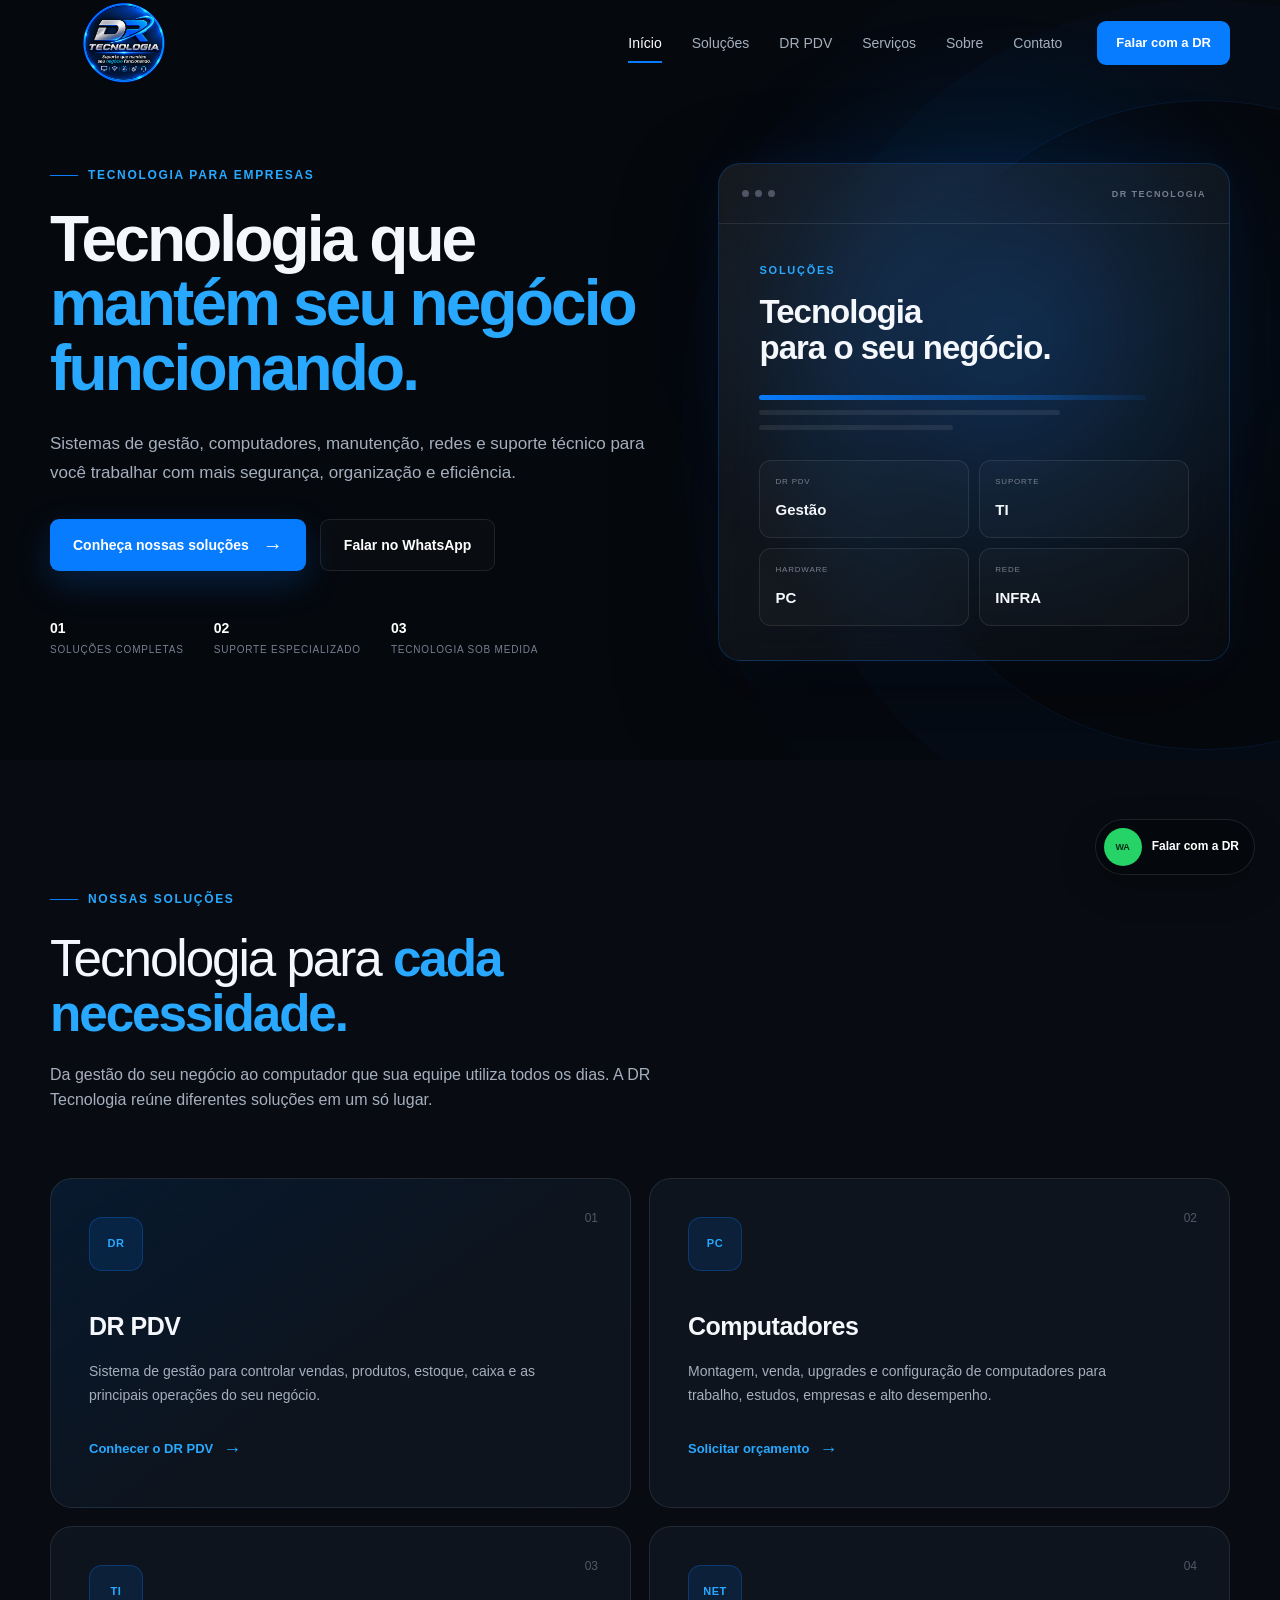
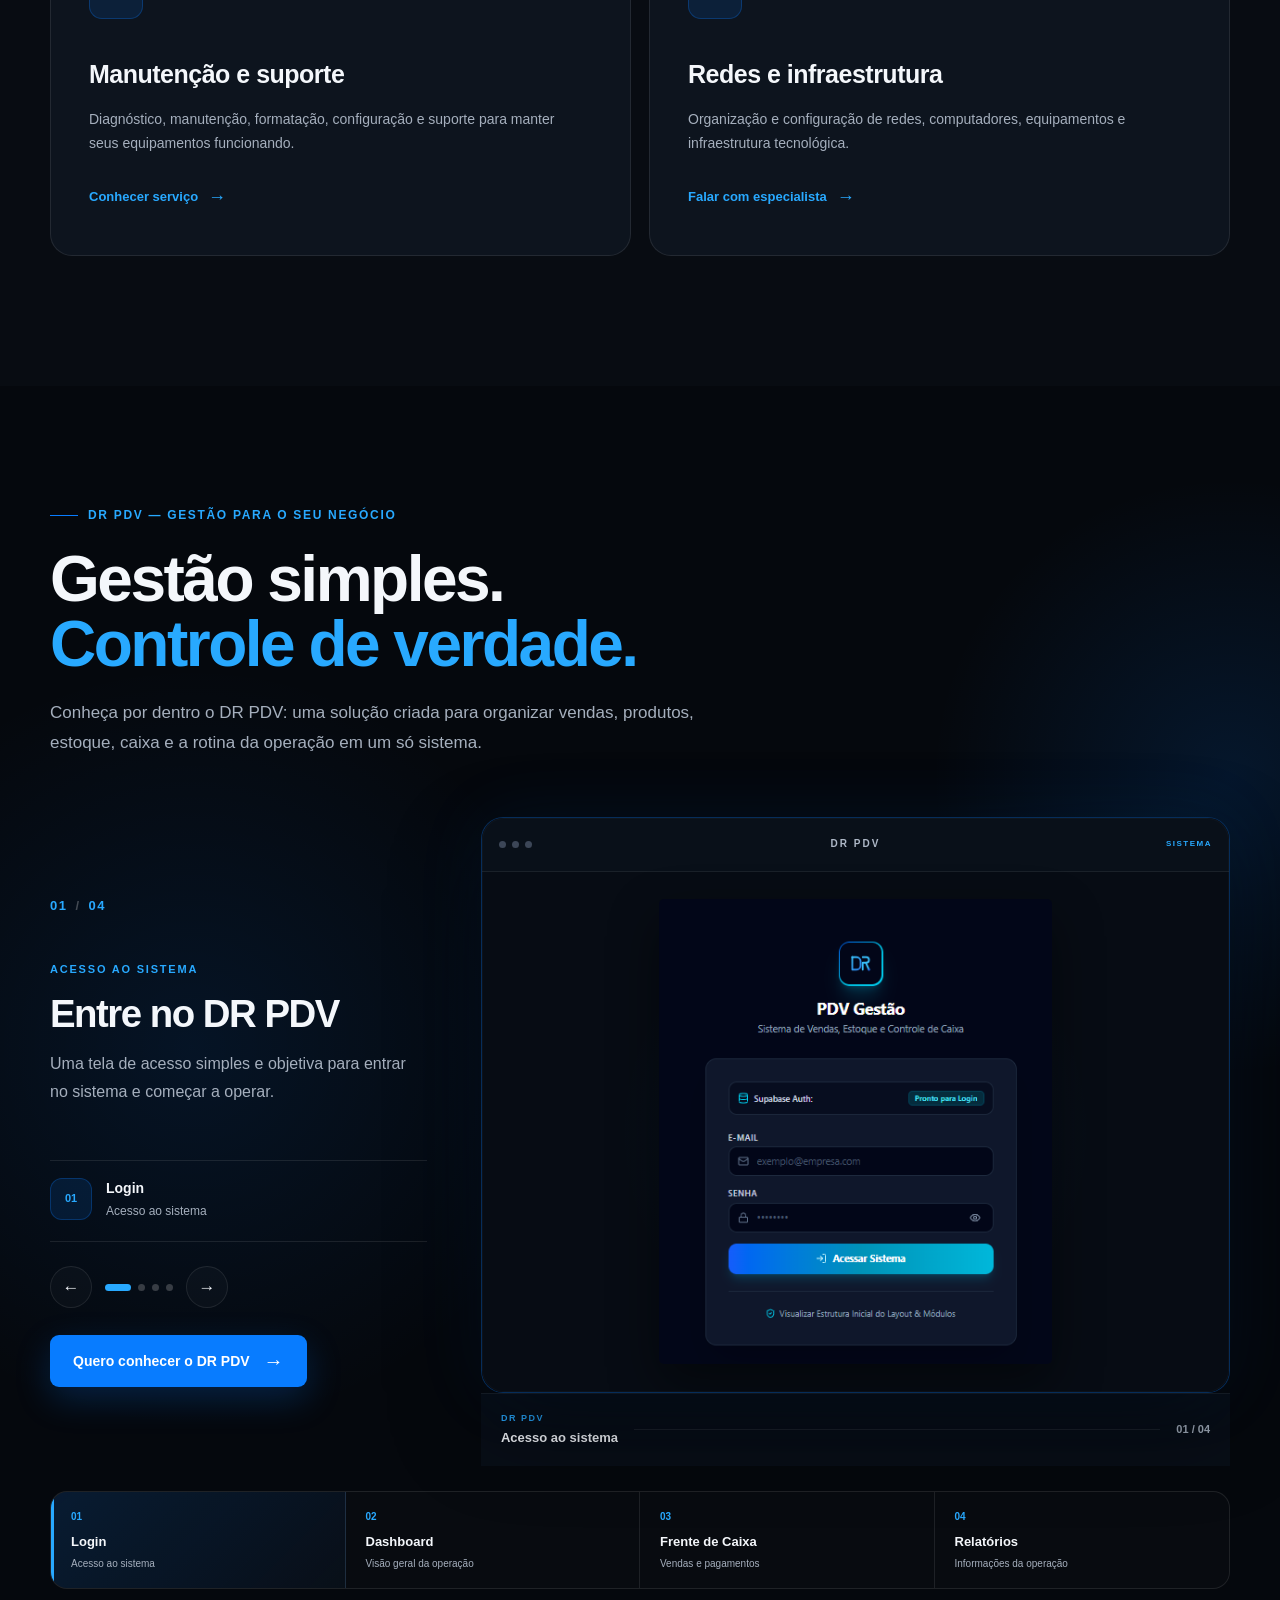
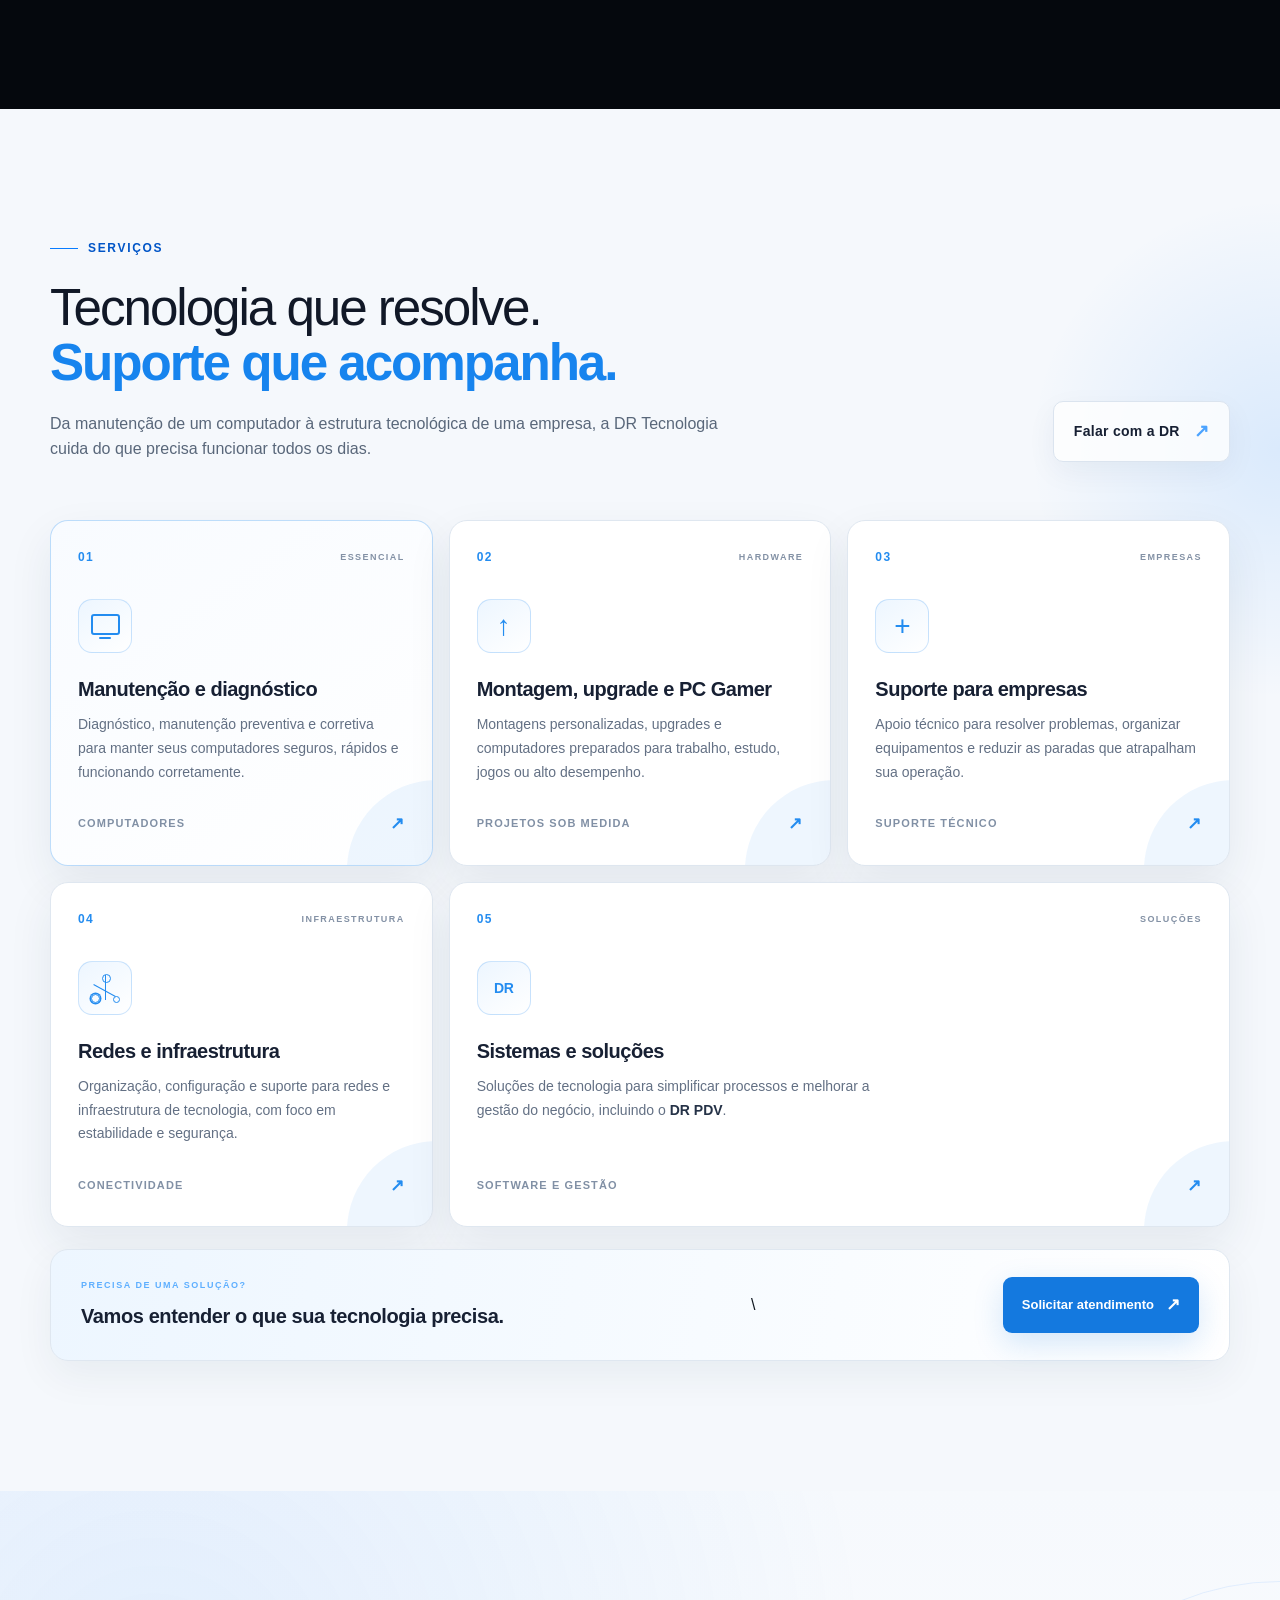
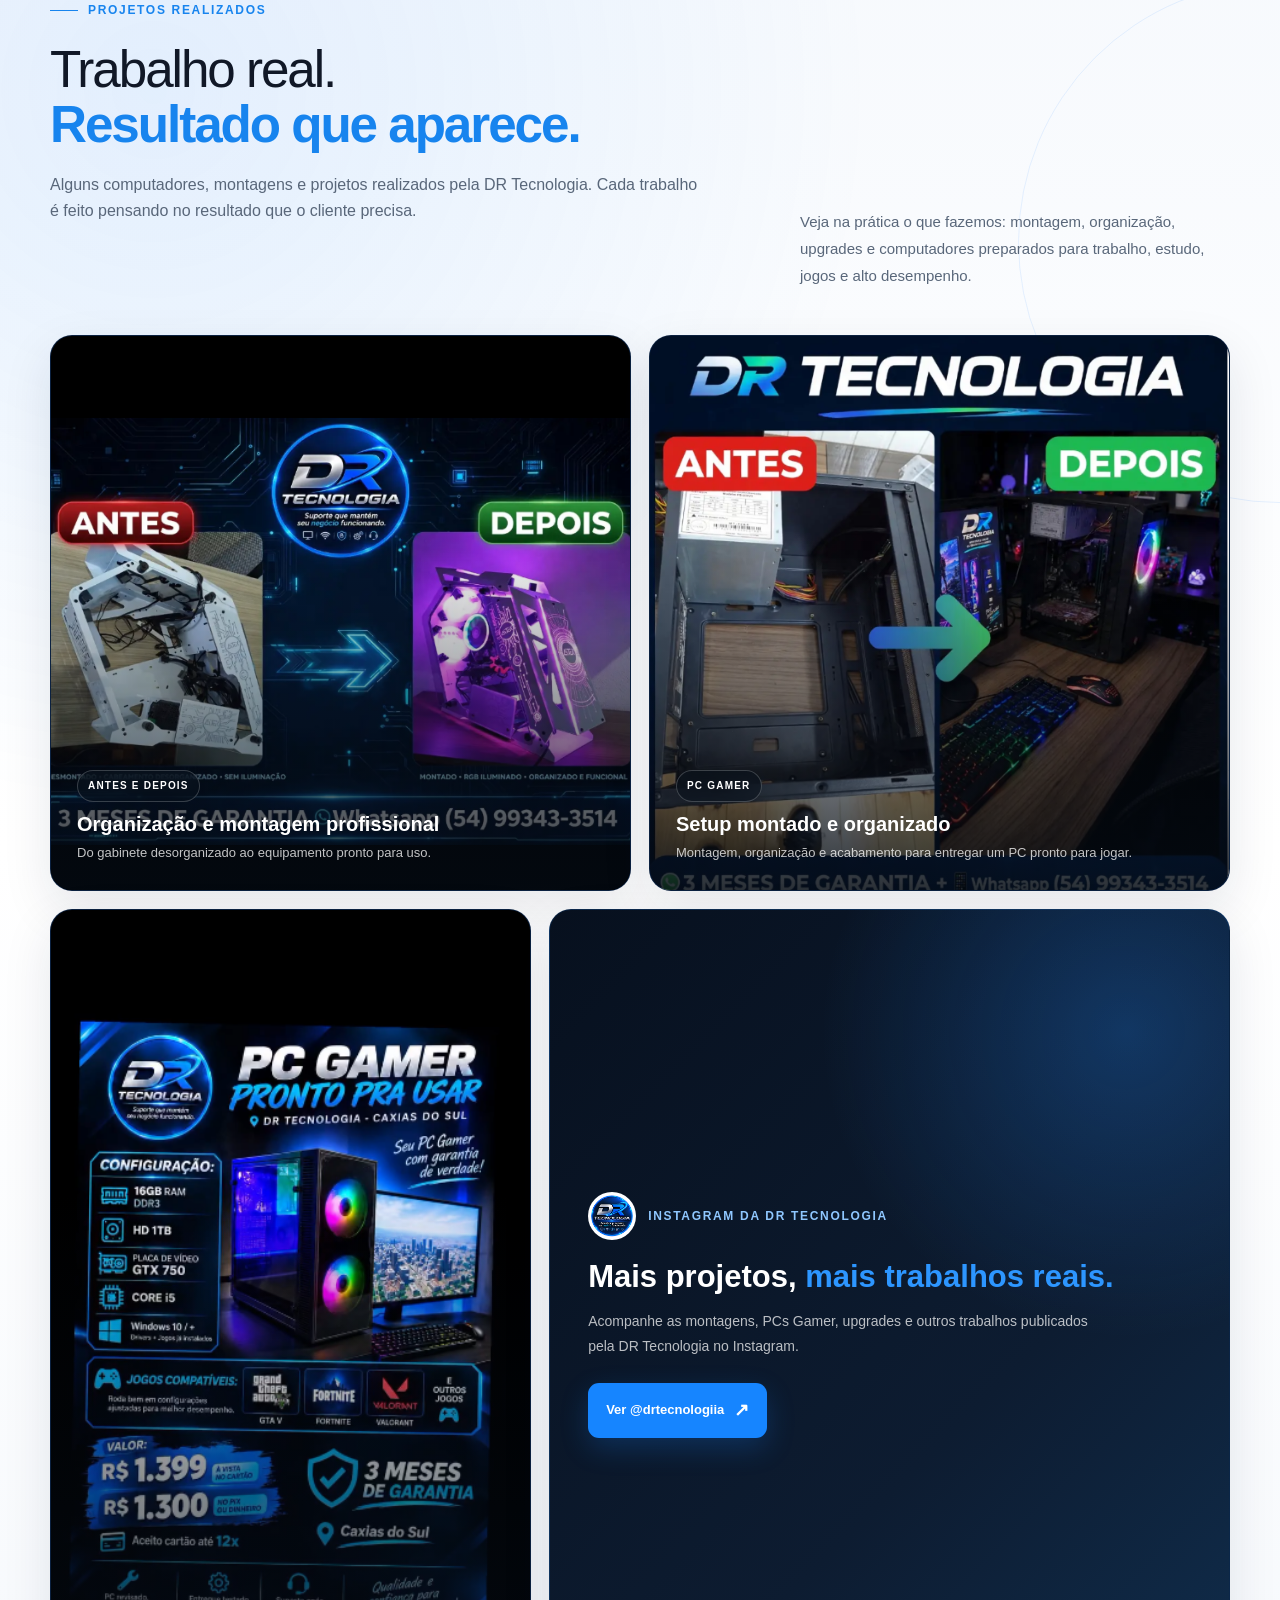
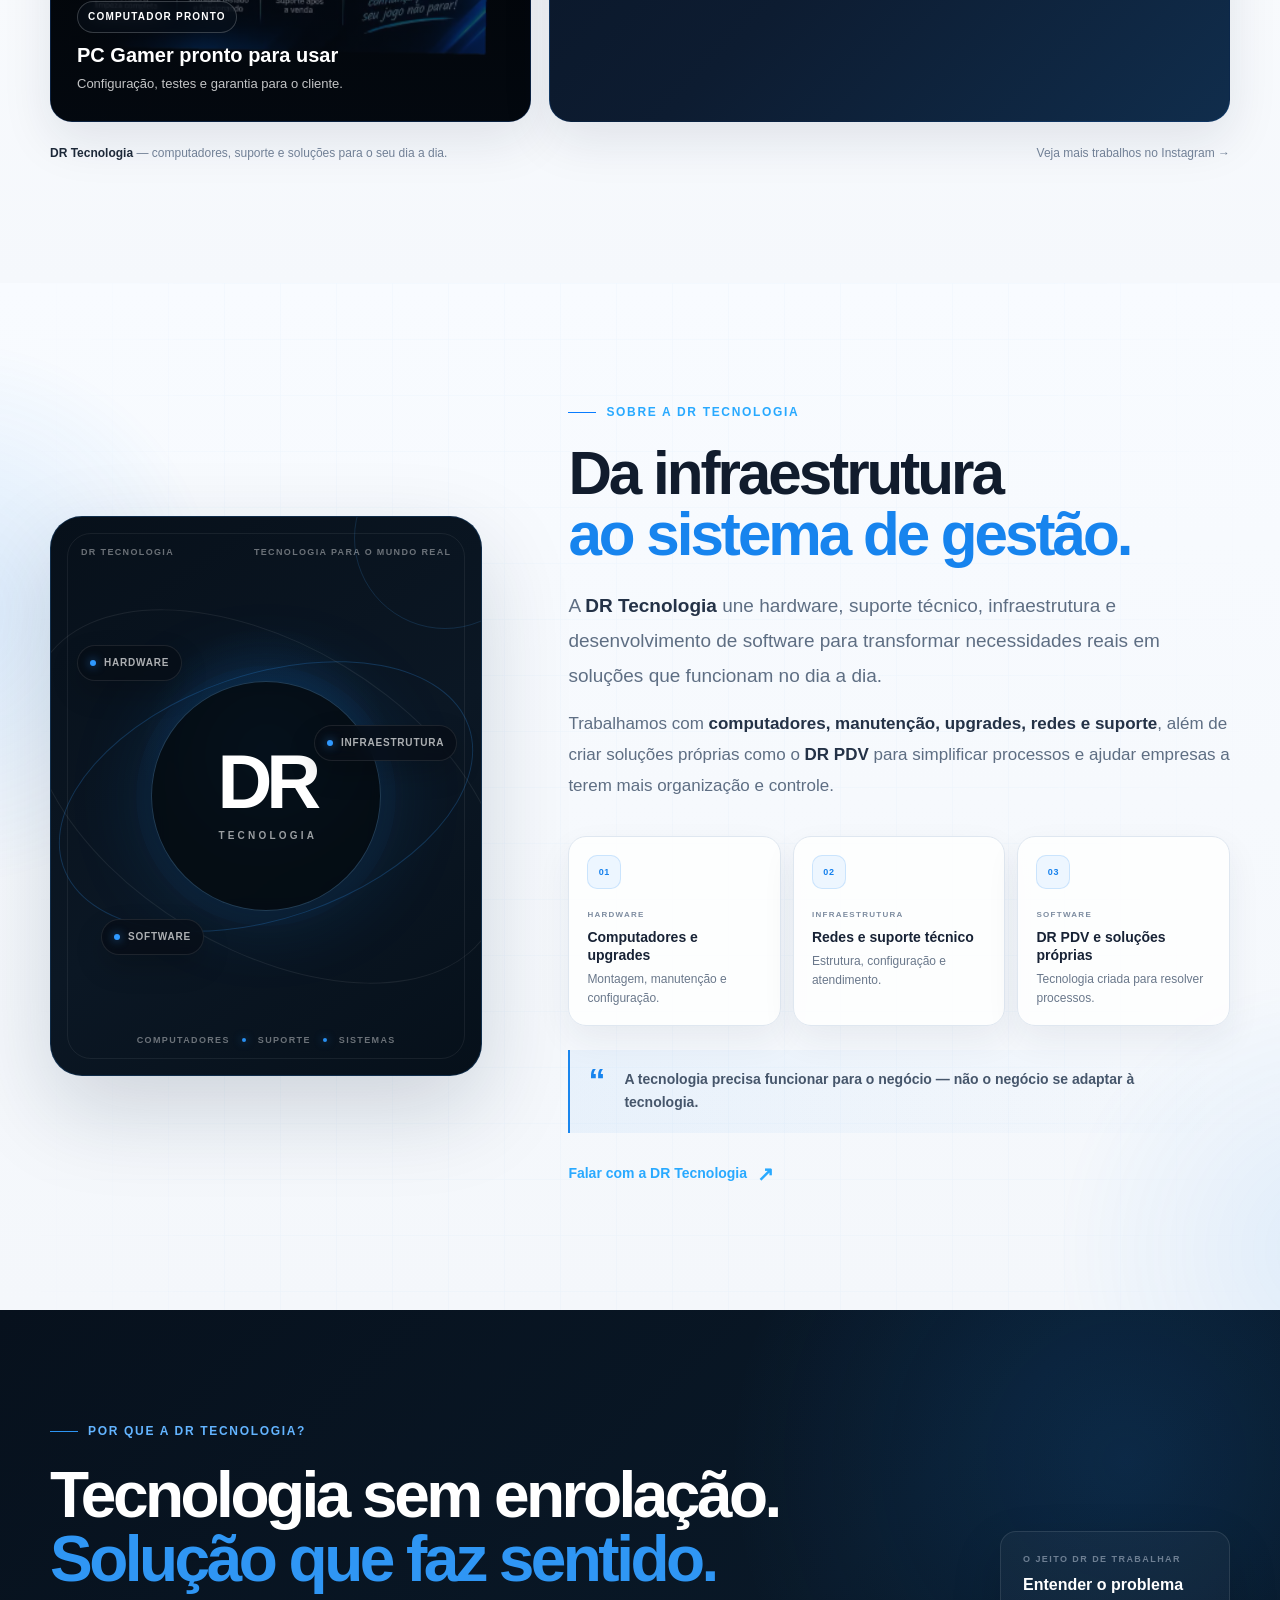
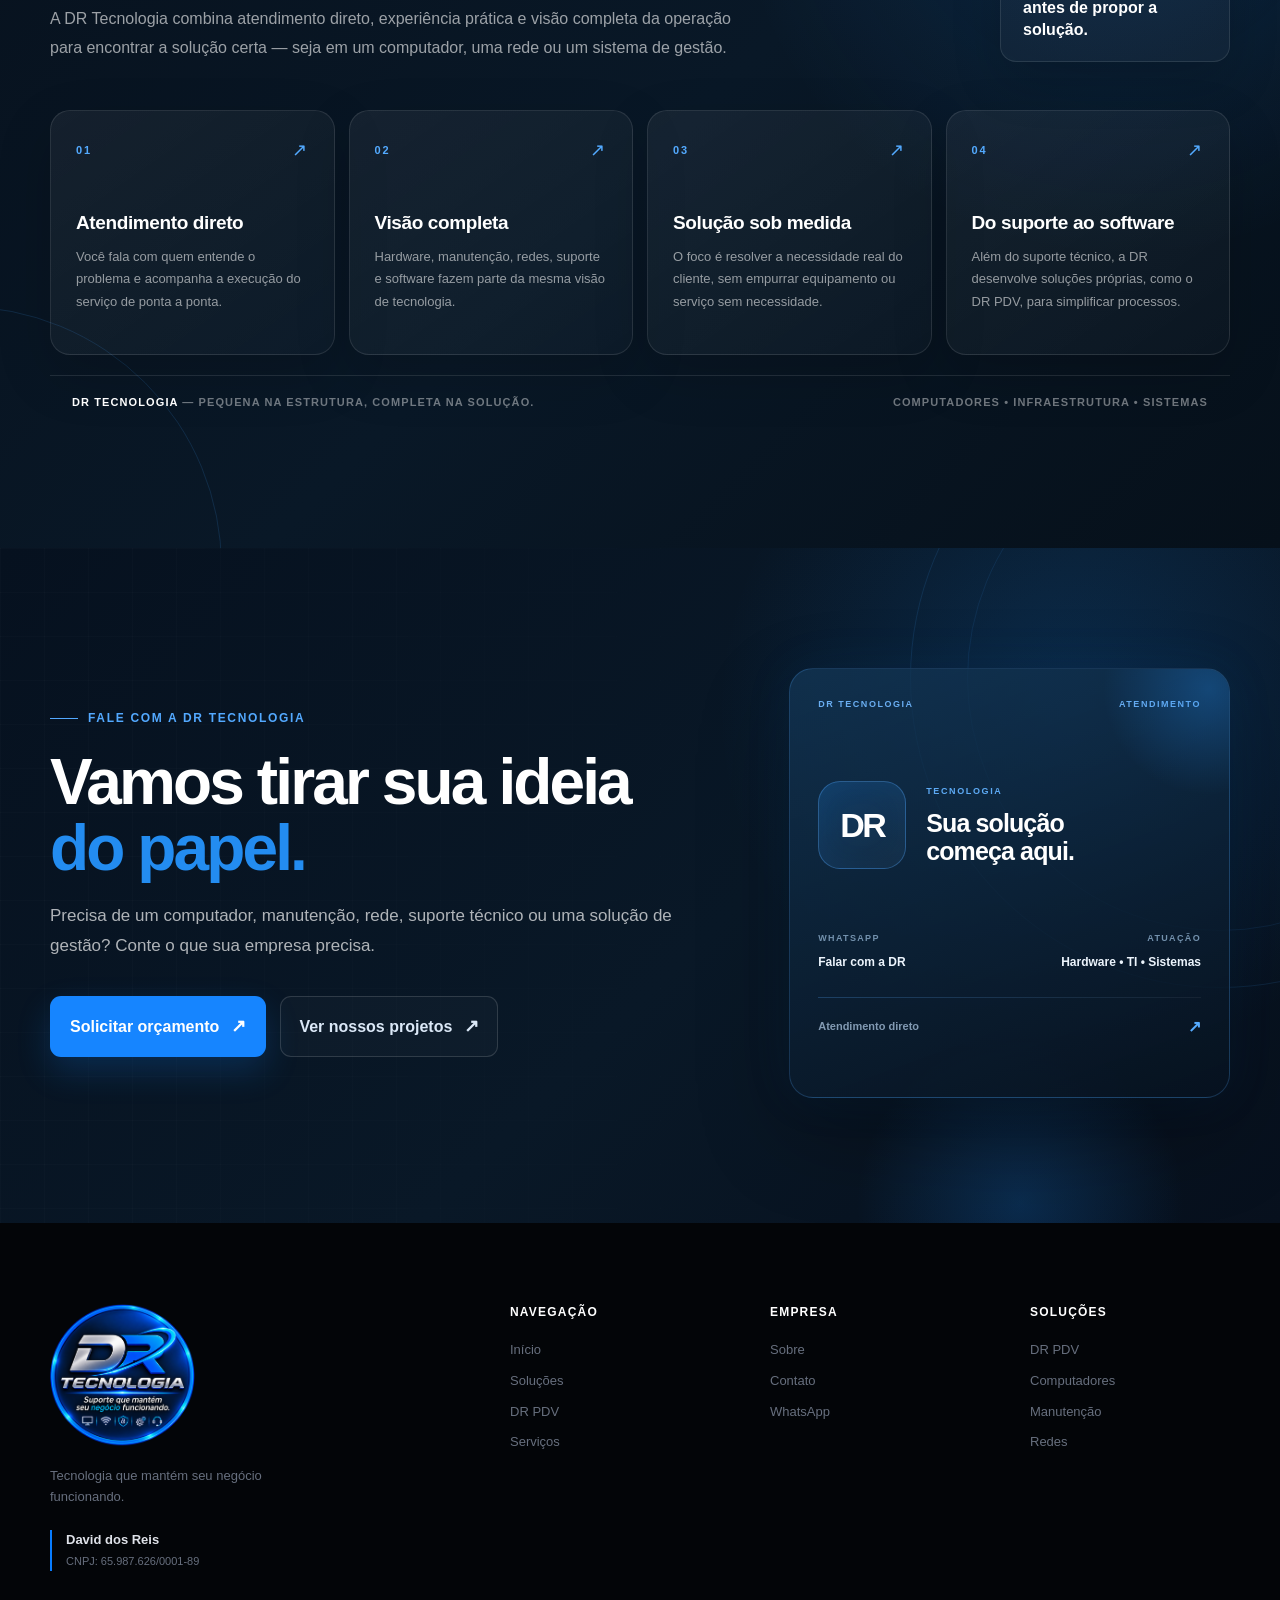
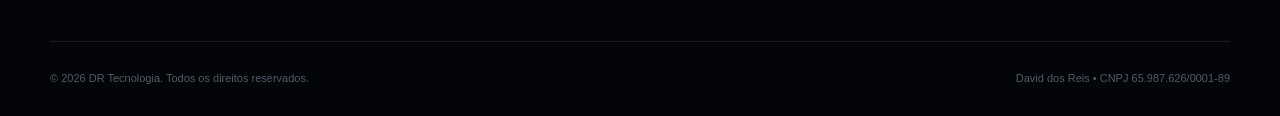
<file: index.html>
<!DOCTYPE html>
<html lang="pt-BR">

<head>

    <meta charset="UTF-8">

    <meta
        name="viewport"
        content="width=device-width, initial-scale=1.0"
    >

    <meta
        name="description"
        content="DR Tecnologia — soluções em tecnologia, computadores, manutenção, redes, suporte e DR PDV para empresas."
    >

    <title>
        DR Tecnologia | Soluções que mantêm seu negócio funcionando
    </title>

    <link rel="stylesheet" href="style.css">


    <style>
        .pdv-login-preview {
            width: min(100%, 520px);
            margin: 0 auto;
            border: 1px solid rgba(8, 124, 255, 0.32);
            border-radius: 22px;
            overflow: hidden;
            background: #05080d;
            box-shadow: 0 30px 80px rgba(0, 0, 0, 0.45), 0 0 55px rgba(8, 124, 255, 0.10);
        }
        .pdv-login-preview-top {
            height: 44px;
            display: flex;
            align-items: center;
            gap: 7px;
            padding: 0 18px;
            border-bottom: 1px solid rgba(255, 255, 255, 0.08);
            background: rgba(13, 20, 30, 0.96);
        }
        .pdv-login-preview-top span {
            width: 7px;
            height: 7px;
            border-radius: 50%;
            background: rgba(255, 255, 255, 0.25);
        }
        .pdv-login-preview-label {
            margin-left: auto;
            font-size: 9px;
            letter-spacing: 0.18em;
            color: rgba(255, 255, 255, 0.45);
        }
        .pdv-login-preview img {
            display: block;
            width: 100%;
            height: auto;
        }
        .pdv-login-caption {
            padding: 15px 18px 17px;
            border-top: 1px solid rgba(255, 255, 255, 0.07);
            background: #0a1018;
            text-align: center;
        }
        .pdv-login-caption strong {
            display: block;
            color: #f4f7fb;
            font-size: 13px;
            margin-bottom: 4px;
        }
        .pdv-login-caption span {
            color: #7f8da1;
            font-size: 11px;
        }
    </style>


        <style>
            /* =========================
               SERVIÇOS — APRESENTAÇÃO PROFISSIONAL
            ========================== */
            .services-pro {
                position: relative;
                overflow: hidden;
            }

            .services-pro::before {
                content: "";
                position: absolute;
                width: 520px;
                height: 520px;
                right: -260px;
                top: 80px;
                border-radius: 50%;
                background: radial-gradient(circle, rgba(0, 119, 255, .11) 0%, rgba(0, 119, 255, 0) 68%);
                pointer-events: none;
            }

            .services-pro-head {
                display: flex;
                align-items: flex-end;
                justify-content: space-between;
                gap: 40px;
                margin-bottom: 58px;
            }

            .services-pro-head .section-heading {
                max-width: 760px;
                margin: 0;
            }

            .services-pro-head .section-heading p {
                max-width: 690px;
            }

            .services-pro-head-link {
                flex: 0 0 auto;
                display: inline-flex;
                align-items: center;
                gap: 14px;
                padding: 15px 20px;
                border: 1px solid rgba(255,255,255,.12);
                border-radius: 10px;
                color: #fff;
                text-decoration: none;
                font-size: 14px;
                font-weight: 700;
                letter-spacing: .02em;
                background: rgba(255,255,255,.025);
                transition: .25s ease;
            }

            .services-pro-head-link span {
                color: #4ca3ff;
                font-size: 18px;
                transition: transform .25s ease;
            }

            .services-pro-head-link:hover {
                border-color: rgba(46, 145, 255, .5);
                background: rgba(30, 130, 255, .07);
                transform: translateY(-2px);
            }

            .services-pro-head-link:hover span {
                transform: translate(2px, -2px);
            }

            .services-pro-grid {
                display: grid;
                grid-template-columns: repeat(3, minmax(0, 1fr));
                gap: 16px;
            }

            .service-card {
                position: relative;
                min-height: 335px;
                padding: 27px;
                border: 1px solid rgba(255,255,255,.09);
                border-radius: 18px;
                background: linear-gradient(145deg, rgba(255,255,255,.055), rgba(255,255,255,.018));
                box-shadow: 0 20px 60px rgba(0,0,0,.16);
                overflow: hidden;
                display: flex;
                flex-direction: column;
                transition: transform .3s ease, border-color .3s ease, background .3s ease;
            }

            .service-card::before {
                content: "";
                position: absolute;
                width: 180px;
                height: 180px;
                right: -95px;
                bottom: -95px;
                border-radius: 50%;
                background: rgba(0, 119, 255, .08);
                transition: .3s ease;
            }

            .service-card:hover {
                transform: translateY(-6px);
                border-color: rgba(53, 151, 255, .34);
                background: linear-gradient(145deg, rgba(20, 117, 220, .11), rgba(255,255,255,.025));
            }

            .service-card:hover::before {
                transform: scale(1.35);
            }

            .service-card-featured {
                border-color: rgba(42, 143, 255, .28);
                background: linear-gradient(145deg, rgba(13, 103, 205, .13), rgba(255,255,255,.025));
            }

            .service-card-system {
                grid-column: span 2;
            }

            .service-card-top {
                display: flex;
                align-items: center;
                justify-content: space-between;
                gap: 16px;
                position: relative;
                z-index: 2;
            }

            .service-card-number {
                font-size: 12px;
                font-weight: 800;
                letter-spacing: .12em;
                color: #5eafff;
            }

            .service-card-label {
                font-size: 9px;
                font-weight: 800;
                letter-spacing: .16em;
                color: rgba(255,255,255,.42);
            }

            .service-card-icon {
                width: 54px;
                height: 54px;
                margin: 32px 0 24px;
                border-radius: 14px;
                border: 1px solid rgba(70, 160, 255, .2);
                background: linear-gradient(145deg, rgba(30, 132, 240, .16), rgba(255,255,255,.025));
                position: relative;
                display: flex;
                align-items: center;
                justify-content: center;
                color: #69b5ff;
            }

            .service-icon-pc::before {
                content: "";
                width: 25px;
                height: 17px;
                border: 2px solid currentColor;
                border-radius: 3px;
                position: absolute;
                top: 14px;
            }

            .service-icon-pc::after {
                content: "";
                width: 12px;
                height: 2px;
                background: currentColor;
                position: absolute;
                bottom: 13px;
                border-radius: 4px;
            }

            .service-icon-upgrade span {
                font-size: 28px;
                font-weight: 300;
                line-height: 1;
            }

            .service-icon-support span {
                font-size: 28px;
                font-weight: 300;
                line-height: 1;
            }

            .service-icon-network::before,
            .service-icon-network::after {
                content: "";
                position: absolute;
                width: 7px;
                height: 7px;
                border: 1.5px solid currentColor;
                border-radius: 50%;
            }

            .service-icon-network::before {
                top: 12px;
                left: 23px;
            }

            .service-icon-network::after {
                bottom: 11px;
                left: 12px;
                box-shadow: 23px 0 0 -1.5px rgba(0,0,0,0), 0 0 0 1.5px currentColor;
            }

            .service-icon-network span {
                position: absolute;
                width: 25px;
                height: 1px;
                background: currentColor;
                transform: rotate(90deg);
            }

            .service-icon-network i {
                position: absolute;
                width: 25px;
                height: 1px;
                background: currentColor;
                transform: rotate(29deg);
                left: 13px;
                top: 28px;
            }

            .service-icon-network b {
                position: absolute;
                width: 7px;
                height: 7px;
                border: 1.5px solid currentColor;
                border-radius: 50%;
                right: 11px;
                bottom: 11px;
            }

            .service-icon-system span {
                font-size: 14px;
                font-weight: 900;
                letter-spacing: -.04em;
            }

            .service-card h3 {
                position: relative;
                z-index: 2;
                margin: 0 0 12px;
                font-size: 20px;
                line-height: 1.2;
                color: #fff;
                letter-spacing: -.025em;
            }

            .service-card p {
                position: relative;
                z-index: 2;
                margin: 0;
                max-width: 430px;
                color: rgba(255,255,255,.58);
                font-size: 14px;
                line-height: 1.7;
            }

            .service-card p strong {
                color: rgba(255,255,255,.86);
                font-weight: 700;
            }

            .service-card-footer {
                position: relative;
                z-index: 2;
                margin-top: auto;
                padding-top: 26px;
                display: flex;
                align-items: center;
                justify-content: space-between;
                gap: 12px;
                color: rgba(255,255,255,.38);
                font-size: 11px;
                font-weight: 700;
                text-transform: uppercase;
                letter-spacing: .1em;
            }

            .service-card-arrow {
                color: #5eafff;
                font-size: 17px;
                transition: transform .25s ease;
            }

            .service-card:hover .service-card-arrow {
                transform: translate(3px, -3px);
            }

            .services-pro-cta {
                margin-top: 22px;
                padding: 27px 30px;
                border: 1px solid rgba(255,255,255,.09);
                border-radius: 18px;
                background: linear-gradient(100deg, rgba(13, 102, 205, .12), rgba(255,255,255,.025));
                display: flex;
                align-items: center;
                justify-content: space-between;
                gap: 30px;
            }

            .services-pro-cta-eyebrow {
                display: block;
                margin-bottom: 8px;
                color: #5eafff;
                font-size: 9px;
                font-weight: 800;
                letter-spacing: .17em;
            }

            .services-pro-cta h3 {
                margin: 0;
                color: #fff;
                font-size: 20px;
                letter-spacing: -.02em;
            }

            .services-pro-cta-button {
                display: inline-flex;
                align-items: center;
                justify-content: center;
                gap: 12px;
                flex: 0 0 auto;
                padding: 14px 19px;
                border-radius: 9px;
                background: #1479df;
                color: #fff;
                text-decoration: none;
                font-size: 13px;
                font-weight: 800;
                transition: .25s ease;
                box-shadow: 0 10px 30px rgba(20,121,223,.18);
            }

            .services-pro-cta-button span {
                font-size: 17px;
                transition: transform .25s ease;
            }

            .services-pro-cta-button:hover {
                background: #2088ef;
                transform: translateY(-2px);
            }

            .services-pro-cta-button:hover span {
                transform: translate(2px, -2px);
            }

            @media (max-width: 980px) {
                .services-pro-head {
                    align-items: flex-start;
                    flex-direction: column;
                }

                .services-pro-grid {
                    grid-template-columns: repeat(2, minmax(0, 1fr));
                }

                .service-card-system {
                    grid-column: span 2;
                }
            }

            @media (max-width: 680px) {
                .services-pro-head {
                    margin-bottom: 35px;
                }

                .services-pro-head-link {
                    width: 100%;
                    justify-content: space-between;
                }

                .services-pro-grid {
                    grid-template-columns: 1fr;
                }

                .service-card,
                .service-card-system {
                    grid-column: auto;
                    min-height: 310px;
                }

                .services-pro-cta {
                    align-items: flex-start;
                    flex-direction: column;
                }

                .services-pro-cta-button {
                    width: 100%;
                }
            }
        </style>



        <style>
            /* =========================
               SERVIÇOS — AJUSTE FINAL PARA FUNDO CLARO
            ========================== */
            #servicos {
                scroll-margin-top: 105px;
            }

            .services-pro {
                background: #f5f8fc;
            }

            .services-pro .section-heading h2 {
                color: #111827;
            }

            .services-pro .section-heading h2 strong {
                color: #1784ee;
            }

            .services-pro .section-heading p {
                color: #59677a;
            }

            .services-pro-head-link {
                color: #172033;
                border-color: #dbe4ef;
                background: rgba(255,255,255,.78);
                box-shadow: 0 10px 30px rgba(18, 43, 70, .05);
            }

            .services-pro-head-link:hover {
                border-color: rgba(23,132,238,.35);
                background: #ffffff;
            }

            .service-card {
                border-color: #dfe7f0;
                background: #ffffff;
                box-shadow: 0 18px 45px rgba(25, 47, 72, .08);
            }

            .service-card::before {
                background: rgba(23,132,238,.07);
            }

            .service-card:hover {
                border-color: rgba(23,132,238,.35);
                background: #ffffff;
                box-shadow: 0 24px 55px rgba(25, 47, 72, .12);
            }

            .service-card-featured {
                border-color: rgba(23,132,238,.28);
                background: linear-gradient(145deg, #f8fbff, #ffffff);
            }

            .service-card-number {
                color: #238cf0;
            }

            .service-card-label {
                color: #8391a5;
            }

            .service-card-icon {
                border-color: rgba(23,132,238,.20);
                background: linear-gradient(145deg, #edf6ff, #ffffff);
                color: #238cf0;
            }

            .service-card h3 {
                color: #172033;
            }

            .service-card p {
                color: #637084;
            }

            .service-card p strong {
                color: #253247;
            }

            .service-card-footer {
                color: #8190a5;
            }

            .service-card-arrow {
                color: #238cf0;
            }

            .services-pro-cta {
                border-color: #dfe7f0;
                background: linear-gradient(100deg, #edf6ff, #ffffff);
                box-shadow: 0 15px 40px rgba(25, 47, 72, .06);
            }

            .services-pro-cta h3 {
                color: #172033;
            }

            @media (max-width: 680px) {
                #servicos {
                    scroll-margin-top: 90px;
                }
            }
        </style>


<style>
/* =========================================================
   PROJETOS REALIZADOS / INSTAGRAM
========================================================= */
.projects-section{
    position:relative;
    padding:110px 0 120px;
    background:
        radial-gradient(circle at 12% 10%, rgba(35,139,255,.10), transparent 34%),
        linear-gradient(180deg,#f6f9fd 0%,#ffffff 48%,#f5f8fc 100%);
    overflow:hidden;
}
.projects-section::before{
    content:"";
    position:absolute;
    width:520px;
    height:520px;
    right:-260px;
    top:90px;
    border:1px solid rgba(30,132,255,.10);
    border-radius:50%;
    pointer-events:none;
}
.projects-head{
    display:flex;
    align-items:flex-end;
    justify-content:space-between;
    gap:40px;
    margin-bottom:46px;
}
.projects-head .section-heading{
    max-width:720px;
}
.projects-head .section-heading h2{
    margin-bottom:18px;
}
.projects-head .section-heading h2 strong{
    color:#1784ff;
    font-weight:800;
}
.projects-head-copy{
    max-width:430px;
    color:#64748b;
    font-size:15px;
    line-height:1.8;
}
.projects-grid{
    display:grid;
    grid-template-columns:repeat(12,1fr);
    gap:18px;
}
.project-card{
    position:relative;
    min-height:300px;
    border-radius:22px;
    overflow:hidden;
    background:#0b1220;
    border:1px solid rgba(19,126,255,.14);
    box-shadow:0 18px 50px rgba(15,31,54,.10);
    transform:translateZ(0);
}
.project-card:nth-child(1),
.project-card:nth-child(2){
    grid-column:span 6;
}
.project-card:nth-child(3){
    grid-column:span 5;
}
.project-instagram-card{
    grid-column:span 7;
    display:flex;
    align-items:center;
    padding:38px;
    background:
        radial-gradient(circle at 85% 15%,rgba(36,139,255,.26),transparent 34%),
        linear-gradient(135deg,#07101e,#0d1c31 62%,#102d4c);
}
.project-image{
    width:100%;
    height:100%;
    min-height:300px;
    object-fit:cover;
    display:block;
    transition:transform .65s cubic-bezier(.2,.7,.2,1);
}
.project-card:hover .project-image{
    transform:scale(1.045);
}
.project-overlay{
    position:absolute;
    inset:0;
    display:flex;
    align-items:flex-end;
    padding:26px;
    background:linear-gradient(180deg,transparent 35%,rgba(4,10,18,.84) 100%);
}
.project-overlay-content{
    color:#fff;
}
.project-tag{
    display:inline-flex;
    padding:7px 10px;
    border:1px solid rgba(255,255,255,.20);
    border-radius:999px;
    background:rgba(8,16,28,.45);
    backdrop-filter:blur(10px);
    font-size:10px;
    font-weight:800;
    letter-spacing:.12em;
    text-transform:uppercase;
    margin-bottom:10px;
}
.project-overlay h3{
    margin:0;
    font-size:20px;
    line-height:1.2;
}
.project-overlay p{
    margin:7px 0 0;
    color:rgba(255,255,255,.76);
    font-size:13px;
}
.project-instagram-inner{
    position:relative;
    z-index:1;
    max-width:560px;
}
.project-instagram-kicker{
    display:flex;
    align-items:center;
    gap:12px;
    margin-bottom:20px;
}
.project-instagram-kicker img{
    width:48px;
    height:48px;
    object-fit:contain;
    border-radius:50%;
    background:#fff;
    padding:3px;
}
.project-instagram-kicker span{
    color:#8fc7ff;
    font-size:12px;
    font-weight:800;
    letter-spacing:.14em;
    text-transform:uppercase;
}
.project-instagram-inner h3{
    color:#fff;
    font-size:31px;
    line-height:1.12;
    margin:0 0 14px;
}
.project-instagram-inner h3 strong{
    color:#2d96ff;
}
.project-instagram-inner p{
    color:rgba(255,255,255,.72);
    line-height:1.8;
    font-size:14px;
    max-width:510px;
    margin:0 0 24px;
}
.instagram-button{
    display:inline-flex;
    align-items:center;
    gap:10px;
    padding:13px 18px;
    border-radius:11px;
    background:#1685ff;
    color:#fff;
    text-decoration:none;
    font-weight:800;
    font-size:13px;
    box-shadow:0 10px 28px rgba(22,133,255,.22);
    transition:transform .25s ease,background .25s ease;
}
.instagram-button:hover{
    transform:translateY(-2px);
    background:#0876ef;
}
.instagram-button span{
    font-size:18px;
}
.projects-note{
    margin-top:22px;
    display:flex;
    align-items:center;
    justify-content:space-between;
    gap:20px;
    color:#718096;
    font-size:12px;
}
.projects-note strong{
    color:#1d2939;
}
@media(max-width:900px){
    .projects-head{
        display:block;
    }
    .projects-head-copy{
        margin-top:20px;
    }
    .project-card:nth-child(1),
    .project-card:nth-child(2),
    .project-card:nth-child(3),
    .project-instagram-card{
        grid-column:span 12;
    }
}
@media(max-width:620px){
    .projects-section{
        padding:80px 0;
    }
    .project-card,
    .project-image{
        min-height:260px;
    }
    .project-instagram-card{
        padding:28px;
        min-height:360px;
    }
    .project-instagram-inner h3{
        font-size:26px;
    }
    .projects-note{
        display:block;
        line-height:1.7;
    }
}
</style>


<style>
/* =========================================================
   AJUSTE FINAL — PROJETOS REALIZADOS / TEXTO LEGÍVEL
========================================================= */
.projects-section .section-heading h2 {
    color: #111827 !important;
}
.projects-section .section-heading h2 strong {
    color: #1784ee !important;
}
.projects-section .section-heading p {
    color: #59677a !important;
}
.projects-section .eyebrow {
    color: #1784ee !important;
}
.projects-section .eyebrow span {
    background: #1784ee !important;
}
.projects-head-copy {
    color: #59677a !important;
}
.projects-section {
    color: #111827;
}
</style>

<style>
/* =========================================================
   SOBRE — DR TECNOLOGIA / APRESENTAÇÃO INSTITUCIONAL
========================================================= */
.about-pro {
    position: relative;
    overflow: hidden;
    padding: 120px 0;
    background: linear-gradient(180deg, #f8fbff 0%, #f4f7fb 100%);
}

.about-pro-grid {
    position: absolute;
    inset: 0;
    opacity: .36;
    background-image:
        linear-gradient(rgba(23,132,238,.055) 1px, transparent 1px),
        linear-gradient(90deg, rgba(23,132,238,.055) 1px, transparent 1px);
    background-size: 56px 56px;
    mask-image: linear-gradient(90deg, transparent 0%, black 18%, black 82%, transparent 100%);
    pointer-events: none;
}

.about-pro-glow {
    position: absolute;
    width: 560px;
    height: 560px;
    border-radius: 50%;
    pointer-events: none;
    filter: blur(2px);
}

.about-pro-glow-one {
    left: -330px;
    top: 50px;
    background: radial-gradient(circle, rgba(23,132,238,.13) 0%, rgba(23,132,238,0) 69%);
}

.about-pro-glow-two {
    right: -330px;
    bottom: -220px;
    background: radial-gradient(circle, rgba(23,132,238,.09) 0%, rgba(23,132,238,0) 69%);
}

.about-pro-container {
    position: relative;
    z-index: 2;
    display: grid;
    grid-template-columns: minmax(350px, .83fr) minmax(0, 1.27fr);
    gap: 86px;
    align-items: center;
}

.about-pro-visual {
    position: relative;
    min-height: 560px;
    overflow: hidden;
    border-radius: 32px;
    border: 1px solid rgba(45,146,242,.20);
    background:
        radial-gradient(circle at 50% 42%, rgba(23,132,238,.20), transparent 32%),
        linear-gradient(145deg, #07101a 0%, #0b1724 55%, #06101a 100%);
    box-shadow: 0 34px 90px rgba(11,35,62,.17);
    display: flex;
    align-items: center;
    justify-content: center;
}

.about-pro-visual::before {
    content: "";
    position: absolute;
    inset: 16px;
    border: 1px solid rgba(255,255,255,.065);
    border-radius: 24px;
}

.about-pro-visual::after {
    content: "";
    position: absolute;
    width: 180px;
    height: 180px;
    top: -70px;
    right: -55px;
    border-radius: 50%;
    border: 1px solid rgba(71,165,255,.16);
}

.about-pro-topline,
.about-pro-bottomline {
    position: absolute;
    left: 30px;
    right: 30px;
    display: flex;
    align-items: center;
    gap: 12px;
    color: rgba(255,255,255,.40);
    font-size: 9px;
    font-weight: 800;
    letter-spacing: .15em;
    text-transform: uppercase;
    z-index: 5;
}

.about-pro-topline {
    top: 28px;
    justify-content: space-between;
}

.about-pro-bottomline {
    bottom: 28px;
    justify-content: center;
}

.about-pro-bottomline i {
    width: 4px;
    height: 4px;
    border-radius: 50%;
    background: #278ff0;
    box-shadow: 0 0 9px rgba(39,143,240,.65);
}

.about-pro-mark {
    position: relative;
    z-index: 4;
    width: 230px;
    height: 230px;
    border-radius: 50%;
    border: 1px solid rgba(108,183,255,.27);
    background: rgba(4,11,18,.82);
    box-shadow: 0 0 0 15px rgba(23,132,238,.025), 0 0 85px rgba(23,132,238,.18);
    display: flex;
    flex-direction: column;
    align-items: center;
    justify-content: center;
    backdrop-filter: blur(7px);
}

.about-pro-mark span {
    color: #fff;
    font-size: 76px;
    line-height: .88;
    font-weight: 800;
    letter-spacing: -.08em;
}

.about-pro-mark small {
    margin-top: 12px;
    color: rgba(255,255,255,.60);
    font-size: 10px;
    font-weight: 800;
    letter-spacing: .32em;
    padding-left: .32em;
}

.about-pro-orbit {
    position: absolute;
    border: 1px solid rgba(52,152,242,.24);
    border-radius: 50%;
}

.about-pro .orbit-one {
    width: 430px;
    height: 245px;
    transform: rotate(-19deg);
}

.about-pro .orbit-two {
    width: 520px;
    height: 305px;
    transform: rotate(31deg);
    border-color: rgba(255,255,255,.075);
}

.about-pro-chip {
    position: absolute;
    z-index: 6;
    display: inline-flex;
    align-items: center;
    gap: 8px;
    padding: 9px 12px;
    border-radius: 999px;
    border: 1px solid rgba(255,255,255,.09);
    background: rgba(7,14,23,.78);
    color: rgba(255,255,255,.67);
    font-size: 10px;
    font-weight: 800;
    letter-spacing: .08em;
    text-transform: uppercase;
    backdrop-filter: blur(8px);
    box-shadow: 0 12px 28px rgba(0,0,0,.18);
}

.about-pro-chip span {
    width: 6px;
    height: 6px;
    border-radius: 50%;
    background: #2f99ff;
    box-shadow: 0 0 10px rgba(47,153,255,.7);
}

.chip-one { top: 128px; left: 26px; }
.chip-two { top: 208px; right: 24px; }
.chip-three { bottom: 120px; left: 50px; }

.about-pro-content {
    max-width: 780px;
}

.about-pro-content h2 {
    margin: 18px 0 24px;
    color: #111c2d;
    font-size: clamp(42px, 4.7vw, 68px);
    line-height: 1.01;
    letter-spacing: -.05em;
}

.about-pro-content h2 > span {
    display: block;
    color: #1784ee;
    font-weight: 800;
}

.about-pro-content p {
    max-width: 745px;
    margin: 0 0 16px;
    color: #5e6e83;
    font-size: 17px;
    line-height: 1.82;
}

.about-pro-content p strong {
    color: #243247;
}

.about-pro-lead {
    font-size: 19px !important;
}

.about-pro-solutions {
    display: grid;
    grid-template-columns: repeat(3, minmax(0, 1fr));
    gap: 12px;
    margin-top: 34px;
}

.about-pro-solution {
    min-height: 168px;
    padding: 18px;
    border: 1px solid #dfe7f0;
    border-radius: 18px;
    background: rgba(255,255,255,.82);
    box-shadow: 0 14px 34px rgba(25,47,72,.065);
    transition: transform .25s ease, border-color .25s ease, box-shadow .25s ease;
}

.about-pro-solution:hover {
    transform: translateY(-4px);
    border-color: rgba(23,132,238,.32);
    box-shadow: 0 20px 42px rgba(25,47,72,.10);
}

.about-pro-solution-icon {
    width: 34px;
    height: 34px;
    border-radius: 10px;
    display: flex;
    align-items: center;
    justify-content: center;
    margin-bottom: 20px;
    color: #1681ed;
    background: #edf6ff;
    border: 1px solid rgba(23,132,238,.16);
    font-size: 9px;
    font-weight: 900;
    letter-spacing: .08em;
}

.about-pro-solution small {
    display: block;
    margin-bottom: 6px;
    color: #7d8ca0;
    font-size: 8px;
    font-weight: 900;
    letter-spacing: .16em;
}

.about-pro-solution strong {
    display: block;
    margin-bottom: 6px;
    color: #172235;
    font-size: 14px;
    line-height: 1.3;
}

.about-pro-solution span {
    display: block;
    color: #6a788b;
    font-size: 12px;
    line-height: 1.55;
}

.about-pro-quote {
    position: relative;
    margin-top: 24px;
    padding: 18px 20px 18px 54px;
    border-left: 2px solid #1986ee;
    border-radius: 0 14px 14px 0;
    background: linear-gradient(90deg, rgba(23,132,238,.06), rgba(23,132,238,0));
    color: #46566b;
    font-size: 14px;
    line-height: 1.65;
    font-weight: 600;
}

.about-pro-quote > span {
    position: absolute;
    left: 18px;
    top: 13px;
    color: #1784ee;
    font-size: 34px;
    line-height: 1;
    font-weight: 800;
}

.about-pro-link {
    margin-top: 25px;
}

@media (max-width: 1040px) {
    .about-pro-container {
        grid-template-columns: 1fr;
        gap: 54px;
    }

    .about-pro-visual {
        min-height: 470px;
        max-width: 680px;
        width: 100%;
        margin: 0 auto;
    }
}

@media (max-width: 760px) {
    .about-pro {
        padding: 88px 0;
    }

    .about-pro-solutions {
        grid-template-columns: 1fr;
    }

    .about-pro-solution {
        min-height: auto;
    }
}

@media (max-width: 560px) {
    .about-pro-visual {
        min-height: 360px;
        border-radius: 24px;
    }

    .about-pro-topline,
    .about-pro-bottomline {
        left: 20px;
        right: 20px;
        font-size: 7px;
    }

    .about-pro-topline span:last-child {
        display: none;
    }

    .about-pro-bottomline {
        gap: 8px;
    }

    .about-pro-mark {
        width: 165px;
        height: 165px;
    }

    .about-pro-mark span {
        font-size: 54px;
    }

    .about-pro-mark small {
        font-size: 7px;
    }

    .about-pro .orbit-one {
        width: 280px;
        height: 155px;
    }

    .about-pro .orbit-two {
        width: 345px;
        height: 195px;
    }

    .about-pro-chip {
        font-size: 8px;
        padding: 8px 10px;
    }

    .chip-one { top: 78px; left: 18px; }
    .chip-two { top: 138px; right: 16px; }
    .chip-three { bottom: 84px; left: 28px; }

    .about-pro-content h2 {
        font-size: 39px;
    }

    .about-pro-content p {
        font-size: 15px;
        line-height: 1.72;
    }

    .about-pro-lead {
        font-size: 17px !important;
    }

    .about-pro-quote {
        padding-left: 48px;
        font-size: 13px;
    }
}
</style>


<style>
/* =========================================================
   POR QUE A DR — POSICIONAMENTO COMERCIAL
========================================================= */
.why-dr-section{
    position:relative;
    overflow:hidden;
    padding:112px 0 118px;
    background:
        radial-gradient(circle at 88% 18%, rgba(27,137,246,.16), transparent 30%),
        linear-gradient(135deg,#07111d 0%,#091827 52%,#06101a 100%);
    color:#fff;
}
.why-dr-section::before{
    content:"";
    position:absolute;
    width:520px;
    height:520px;
    left:-300px;
    bottom:-280px;
    border:1px solid rgba(64,162,255,.15);
    border-radius:50%;
    pointer-events:none;
}
.why-dr-head{
    display:flex;
    justify-content:space-between;
    align-items:flex-end;
    gap:50px;
    margin-bottom:48px;
    position:relative;
    z-index:2;
}
.why-dr-heading{
    max-width:760px;
}
.why-dr-heading .eyebrow{
    color:#63b4ff;
}
.why-dr-heading .eyebrow span{
    background:#2d95f4;
}
.why-dr-heading h2{
    margin:18px 0 14px;
    font-size:clamp(42px,5vw,70px);
    line-height:1;
    letter-spacing:-.055em;
    color:#fff;
}
.why-dr-heading h2 strong{
    display:block;
    color:#2f96f4;
}
.why-dr-heading p{
    max-width:700px;
    margin:0;
    color:rgba(255,255,255,.60);
    font-size:16px;
    line-height:1.8;
}
.why-dr-signature{
    flex:0 0 230px;
    padding:20px 22px;
    border:1px solid rgba(255,255,255,.10);
    border-radius:16px;
    background:rgba(255,255,255,.035);
    box-shadow:0 20px 50px rgba(0,0,0,.16);
}
.why-dr-signature small{
    display:block;
    margin-bottom:8px;
    color:#6e7f93;
    font-size:9px;
    font-weight:800;
    letter-spacing:.16em;
    text-transform:uppercase;
}
.why-dr-signature strong{
    display:block;
    color:#fff;
    font-size:16px;
    line-height:1.4;
}
.why-dr-grid{
    display:grid;
    grid-template-columns:repeat(4,minmax(0,1fr));
    gap:14px;
    position:relative;
    z-index:2;
}
.why-dr-card{
    min-height:245px;
    padding:25px;
    border:1px solid rgba(255,255,255,.10);
    border-radius:20px;
    background:linear-gradient(145deg,rgba(255,255,255,.055),rgba(255,255,255,.018));
    box-shadow:0 20px 55px rgba(0,0,0,.16);
    transition:transform .28s ease,border-color .28s ease,background .28s ease;
}
.why-dr-card:hover{
    transform:translateY(-5px);
    border-color:rgba(54,157,249,.35);
    background:linear-gradient(145deg,rgba(26,127,222,.12),rgba(255,255,255,.025));
}
.why-dr-card-number{
    display:flex;
    align-items:center;
    justify-content:space-between;
    margin-bottom:46px;
    color:#53aaff;
    font-size:11px;
    font-weight:900;
    letter-spacing:.16em;
}
.why-dr-card-number::after{
    content:"↗";
    font-size:18px;
    font-weight:500;
}
.why-dr-card h3{
    margin:0 0 11px;
    font-size:19px;
    line-height:1.25;
    letter-spacing:-.02em;
    color:#fff;
}
.why-dr-card p{
    margin:0;
    color:rgba(255,255,255,.56);
    font-size:13px;
    line-height:1.72;
}
.why-dr-bottom{
    margin-top:20px;
    padding:18px 22px;
    border-top:1px solid rgba(255,255,255,.10);
    display:flex;
    justify-content:space-between;
    align-items:center;
    gap:30px;
    position:relative;
    z-index:2;
}
.why-dr-bottom span{
    color:rgba(255,255,255,.42);
    font-size:11px;
    font-weight:700;
    letter-spacing:.10em;
    text-transform:uppercase;
}
.why-dr-bottom strong{
    color:#fff;
}
@media(max-width:980px){
    .why-dr-head{align-items:flex-start;flex-direction:column;}
    .why-dr-signature{flex-basis:auto;width:100%;max-width:360px;}
    .why-dr-grid{grid-template-columns:repeat(2,minmax(0,1fr));}
}
@media(max-width:620px){
    .why-dr-section{padding:82px 0 88px;}
    .why-dr-grid{grid-template-columns:1fr;}
    .why-dr-card{min-height:auto;}
    .why-dr-card-number{margin-bottom:34px;}
    .why-dr-bottom{display:block;line-height:1.8;}
    .why-dr-bottom span + span{display:block;margin-top:4px;}
}
</style>


<style>
/* =========================================================
   CONTATO — FINAL / APRESENTAÇÃO COMERCIAL
========================================================= */
.contact-pro{
    position:relative;
    overflow:hidden;
    padding:120px 0 125px;
    background:
        radial-gradient(circle at 84% 24%, rgba(20,132,240,.18), transparent 30%),
        linear-gradient(135deg,#06111f 0%,#091827 56%,#07101d 100%);
    color:#fff;
}
.contact-pro::before{
    content:"";
    position:absolute;
    inset:0;
    background:linear-gradient(90deg,rgba(255,255,255,.025) 1px,transparent 1px),linear-gradient(rgba(255,255,255,.025) 1px,transparent 1px);
    background-size:44px 44px;
    mask-image:linear-gradient(to right,rgba(0,0,0,.75),transparent 72%);
    pointer-events:none;
}
.contact-pro-grid{
    position:absolute;
    width:620px;
    height:620px;
    right:-250px;
    top:-180px;
    border:1px solid rgba(64,160,255,.13);
    border-radius:50%;
}
.contact-pro-grid::after{
    content:"";
    position:absolute;
    inset:56px;
    border:1px solid rgba(64,160,255,.10);
    border-radius:50%;
}
.contact-pro-glow{
    position:absolute;
    width:340px;
    height:340px;
    right:7%;
    bottom:-150px;
    border-radius:50%;
    background:radial-gradient(circle,rgba(23,132,238,.22) 0%,rgba(23,132,238,0) 68%);
    pointer-events:none;
}
.contact-pro-container{
    position:relative;
    z-index:2;
    display:grid;
    grid-template-columns:minmax(0,1.08fr) minmax(360px,.72fr);
    align-items:center;
    gap:78px;
}
.contact-pro-copy{max-width:720px;}
.contact-pro .eyebrow{color:#53a9ff;}
.contact-pro .eyebrow span{background:#53a9ff;}
.contact-pro-copy h2{
    margin:18px 0 20px;
    color:#fff;
    font-size:clamp(42px,5vw,68px);
    line-height:1.02;
    letter-spacing:-.045em;
}
.contact-pro-copy h2 strong{
    display:block;
    color:#238cf0;
}
.contact-pro-copy p{
    max-width:650px;
    margin:0;
    color:rgba(255,255,255,.68);
    font-size:17px;
    line-height:1.8;
}
.contact-pro-actions{
    display:flex;
    align-items:center;
    flex-wrap:wrap;
    gap:14px;
    margin-top:34px;
}
.contact-pro-primary,.contact-pro-secondary{
    display:inline-flex;
    align-items:center;
    justify-content:center;
    gap:12px;
    text-decoration:none;
    font-weight:800;
    transition:.25s ease;
}
.contact-pro-primary{
    padding:16px 20px;
    border-radius:11px;
    background:#1685ff;
    color:#fff;
    box-shadow:0 14px 34px rgba(22,133,255,.20);
}
.contact-pro-primary:hover{
    transform:translateY(-2px);
    background:#2590ff;
}
.contact-pro-primary span,.contact-pro-secondary span{font-size:18px;}
.contact-pro-secondary{
    padding:15px 18px;
    border:1px solid rgba(255,255,255,.14);
    border-radius:11px;
    color:#dbe8f7;
    background:rgba(255,255,255,.025);
}
.contact-pro-secondary:hover{
    transform:translateY(-2px);
    border-color:rgba(83,169,255,.42);
    background:rgba(83,169,255,.06);
}
.contact-pro-panel{
    position:relative;
    min-height:430px;
    padding:28px;
    border:1px solid rgba(83,169,255,.22);
    border-radius:24px;
    background:linear-gradient(160deg,rgba(19,55,87,.74),rgba(7,18,31,.90));
    box-shadow:0 35px 90px rgba(0,0,0,.30),0 0 50px rgba(21,132,238,.08);
    overflow:hidden;
}
.contact-pro-panel::before{
    content:"";
    position:absolute;
    width:220px;
    height:220px;
    right:-90px;
    top:-90px;
    border-radius:50%;
    background:radial-gradient(circle,rgba(35,140,240,.30),rgba(35,140,240,0) 68%);
}
.contact-pro-panel-top,.contact-pro-footer,.contact-pro-details{
    display:flex;
    align-items:center;
    justify-content:space-between;
    gap:18px;
}
.contact-pro-panel-top{
    color:#6aaef2;
    font-size:9px;
    font-weight:800;
    letter-spacing:.17em;
}
.contact-pro-panel-main{
    display:flex;
    align-items:center;
    gap:20px;
    margin-top:70px;
}
.contact-pro-mark{
    width:88px;
    height:88px;
    flex:0 0 88px;
    display:flex;
    align-items:center;
    justify-content:center;
    border:1px solid rgba(83,169,255,.35);
    border-radius:22px;
    background:linear-gradient(145deg,rgba(31,137,241,.20),rgba(255,255,255,.03));
    color:#fff;
    font-size:34px;
    font-weight:900;
    letter-spacing:-.08em;
    box-shadow:inset 0 0 30px rgba(47,154,255,.06);
}
.contact-pro-panel-main small{
    display:block;
    color:#5daaf5;
    font-size:9px;
    font-weight:800;
    letter-spacing:.18em;
    margin-bottom:10px;
}
.contact-pro-panel-main h3{
    margin:0;
    max-width:230px;
    color:#fff;
    font-size:25px;
    line-height:1.15;
    letter-spacing:-.035em;
}
.contact-pro-details{
    margin-top:62px;
    align-items:flex-end;
}
.contact-pro-details div{
    display:flex;
    flex-direction:column;
    gap:7px;
}
.contact-pro-details div:last-child{text-align:right;}
.contact-pro-details span{
    color:#7391ad;
    font-size:9px;
    font-weight:800;
    letter-spacing:.15em;
}
.contact-pro-details strong{
    color:#edf5fd;
    font-size:12px;
}
.contact-pro-line{
    height:1px;
    margin-top:25px;
    background:linear-gradient(90deg,rgba(83,169,255,.25),rgba(255,255,255,.05));
}
.contact-pro-footer{
    margin-top:16px;
    color:#829ab3;
    font-size:11px;
    font-weight:700;
}
.contact-pro-footer span:last-child{color:#55abff;font-size:16px;}
@media(max-width:900px){
    .contact-pro-container{grid-template-columns:1fr;gap:48px;}
    .contact-pro-copy{max-width:850px;}
    .contact-pro-panel{max-width:620px;width:100%;}
}
@media(max-width:620px){
    .contact-pro{padding:85px 0 90px;}
    .contact-pro-container{gap:34px;}
    .contact-pro-copy h2{font-size:42px;}
    .contact-pro-copy p{font-size:15px;line-height:1.7;}
    .contact-pro-actions{align-items:stretch;flex-direction:column;}
    .contact-pro-primary,.contact-pro-secondary{width:100%;} 
    .contact-pro-panel{min-height:390px;padding:22px;}
    .contact-pro-panel-main{margin-top:52px;}
    .contact-pro-mark{width:74px;height:74px;flex-basis:74px;border-radius:18px;font-size:28px;}
    .contact-pro-panel-main h3{font-size:21px;}
    .contact-pro-details{margin-top:48px;flex-direction:column;align-items:stretch;}
    .contact-pro-details div:last-child{text-align:left;}
}
</style>


    <style>
        /* =========================================================
           DR TECNOLOGIA — HERO FINAL v3
        ========================================================= */
        .hero {
            min-height: 760px;
        }

        .nav {
            height: 86px;
        }

        .logo-link {
            width: 158px;
            height: 82px;
        }

        .logo {
            width: 148px;
            height: 82px;
        }

        .hero-content {
            grid-template-columns: minmax(0, 1.08fr) minmax(400px, .92fr);
            gap: 68px;
            padding-top: 64px;
        }

        .hero-text {
            max-width: 700px;
        }

        .hero h1 {
            max-width: 680px;
            font-size: clamp(46px, 5vw, 72px);
            line-height: 1.01;
        }

        .hero-text > p {
            max-width: 600px;
            font-size: 17px;
            line-height: 1.72;
        }

        .hero-buttons {
            margin-top: 32px;
        }

        .hero-info {
            margin-top: 46px;
            gap: 30px;
        }

        .hero-info strong {
            font-size: 14px;
            color: #fff;
        }

        .hero-info span {
            font-size: 10px;
        }

        .visual-card {
            max-width: 540px;
            min-height: 450px;
            border-color: rgba(8, 124, 255, 0.24);
            box-shadow:
                0 35px 100px rgba(0, 0, 0, 0.38),
                0 0 55px rgba(8, 124, 255, 0.08);
        }

        .visual-content {
            padding: 38px 40px 34px;
        }

        .visual-title {
            font-size: 33px;
        }

        .visual-grid {
            margin-top: 30px;
            gap: 10px;
        }

        .visual-box {
            min-height: 78px;
            padding: 15px;
        }

        @media (max-width: 980px) {
            .hero {
                min-height: auto;
                padding-bottom: 80px;
            }

            .hero-content {
                grid-template-columns: 1fr;
                gap: 55px;
                padding-top: 110px;
            }

            .hero-text {
                max-width: 760px;
            }

            .hero-visual {
                max-width: 620px;
                width: 100%;
                margin: 0 auto;
            }

            .visual-card {
                max-width: 620px;
            }
        }

        @media (max-width: 680px) {
            .nav {
                height: 76px;
            }

            .logo-link {
                width: 135px;
                height: 68px;
            }

            .logo {
                width: 126px;
                height: 68px;
            }

            .hero-content {
                padding-top: 92px;
                gap: 42px;
            }

            .hero h1 {
                font-size: clamp(39px, 11vw, 56px);
            }

            .hero-text > p {
                font-size: 15px;
            }

            .hero-buttons {
                flex-direction: column;
                align-items: stretch;
            }

            .hero-buttons .button {
                width: 100%;
            }

            .hero-info {
                flex-wrap: wrap;
                gap: 22px 26px;
                margin-top: 38px;
            }

            .visual-content {
                padding: 30px 24px 28px;
            }

            .visual-title {
                font-size: 28px;
            }

            .visual-grid {
                grid-template-columns: 1fr 1fr;
            }
        }
    </style>

</head>


<body>


    <!-- =========================
         HEADER
    ========================== -->

    <header class="header" id="header">

        <div class="container nav">

            <a
                href="#inicio"
                class="logo-link"
            >

                <img
                    src="Logo_nova.png"
                    alt="DR Tecnologia"
                    class="logo"
                >

            </a>


            <nav class="menu" id="menu">

                <a
                    href="#inicio"
                    class="menu-link active"
                >
                    Início
                </a>

                <a
                    href="#solucoes"
                    class="menu-link"
                >
                    Soluções
                </a>

                <a
                    href="#dr-pdv"
                    class="menu-link"
                >
                    DR PDV
                </a>

                <a
                    href="#servicos"
                    class="menu-link"
                >
                    Serviços
                </a>

                <a
                    href="#sobre"
                    class="menu-link"
                >
                    Sobre
                </a>

                <a
                    href="#contato"
                    class="menu-link"
                >
                    Contato
                </a>

            </nav>


            <a
                href="https://wa.me/5554993433514?text=Olá!%20Gostaria%20de%20conhecer%20as%20soluções%20da%20DR%20Tecnologia."
                target="_blank"
                rel="noopener noreferrer"
                class="nav-button"
            >
                Falar com a DR
            </a>


            <button
                class="menu-toggle"
                id="menuToggle"
                aria-label="Abrir menu"
            >

                <span></span>
                <span></span>
                <span></span>

            </button>

        </div>

    </header>



    <main>


        <!-- =========================
             HERO
        ========================== -->

        <section
            class="hero"
            id="inicio"
        >

            <div class="hero-background"></div>


            <div class="container hero-content">


                <div class="hero-text reveal">

                    <div class="eyebrow">

                        <span></span>

                        Tecnologia para empresas

                    </div>


                    <h1>

                        Tecnologia que

                        <strong>
                            mantém seu negócio funcionando.
                        </strong>

                    </h1>


                    <p>

                        Sistemas de gestão, computadores,
                        manutenção, redes e suporte técnico
                        para você trabalhar com mais segurança,
                        organização e eficiência.

                    </p>


                    <div class="hero-buttons">

                        <a
                            href="#solucoes"
                            class="button button-primary"
                        >

                            Conheça nossas soluções

                            <span>→</span>

                        </a>


                        <a
                            href="https://wa.me/5554993433514?text=Olá!%20Gostaria%20de%20falar%20com%20a%20DR%20Tecnologia."
                            target="_blank"
                            rel="noopener noreferrer"
                            class="button button-secondary"
                        >

                            Falar no WhatsApp

                        </a>

                    </div>


                    <div class="hero-info">

                        <div>

                            <strong>01</strong>

                            <span>
                                Soluções completas
                            </span>

                        </div>


                        <div>

                            <strong>02</strong>

                            <span>
                                Suporte especializado
                            </span>

                        </div>


                        <div>

                            <strong>03</strong>

                            <span>
                                Tecnologia sob medida
                            </span>

                        </div>

                    </div>

                </div>



                <div class="hero-visual reveal reveal-delay">

                    <div class="visual-glow"></div>


                    <div class="visual-card">

                        <div class="visual-top">

                            <div class="visual-dots">

                                <span></span>
                                <span></span>
                                <span></span>

                            </div>

                            <span>
                                DR TECNOLOGIA
                            </span>

                        </div>


                        <div class="visual-content">

                            <div class="visual-label">
                                SOLUÇÕES
                            </div>


                            <div class="visual-title">

                                Tecnologia

                                <br>

                                para o seu negócio.

                            </div>


                            <div class="visual-lines">

                                <div class="visual-line large"></div>

                                <div class="visual-line"></div>

                                <div class="visual-line medium"></div>

                            </div>


                            <div class="visual-grid">

                                <div class="visual-box">

                                    <small>
                                        DR PDV
                                    </small>

                                    <strong>
                                        Gestão
                                    </strong>

                                </div>


                                <div class="visual-box">

                                    <small>
                                        SUPORTE
                                    </small>

                                    <strong>
                                        TI
                                    </strong>

                                </div>


                                <div class="visual-box">

                                    <small>
                                        HARDWARE
                                    </small>

                                    <strong>
                                        PC
                                    </strong>

                                </div>


                                <div class="visual-box">

                                    <small>
                                        REDE
                                    </small>

                                    <strong>
                                        INFRA
                                    </strong>

                                </div>

                            </div>

                        </div>

                    </div>

                </div>

            </div>

        </section>



        <!-- =========================
             SOLUÇÕES
        ========================== -->

        <section
            class="section solutions"
            id="solucoes"
        >

            <div class="container">


                <div class="section-heading reveal">

                    <div class="eyebrow">

                        <span></span>

                        Nossas soluções

                    </div>


                    <h2>

                        Tecnologia para

                        <strong>
                            cada necessidade.
                        </strong>

                    </h2>


                    <p>

                        Da gestão do seu negócio ao computador
                        que sua equipe utiliza todos os dias.
                        A DR Tecnologia reúne diferentes soluções
                        em um só lugar.

                    </p>

                </div>



                <div class="solutions-grid">


                    <article class="solution-card featured reveal">

                        <div class="card-number">
                            01
                        </div>


                        <div class="card-icon">
                            DR
                        </div>


                        <h3>
                            DR PDV
                        </h3>


                        <p>

                            Sistema de gestão para controlar
                            vendas, produtos, estoque, caixa e
                            as principais operações do seu negócio.

                        </p>


                        <a
                            href="#dr-pdv"
                            class="card-link"
                        >

                            Conhecer o DR PDV

                            <span>→</span>

                        </a>

                    </article>



                    <article
                        class="solution-card reveal reveal-delay"
                    >

                        <div class="card-number">
                            02
                        </div>


                        <div class="card-icon">
                            PC
                        </div>


                        <h3>
                            Computadores
                        </h3>


                        <p>

                            Montagem, venda, upgrades e
                            configuração de computadores para
                            trabalho, estudos, empresas e
                            alto desempenho.

                        </p>


                        <a
                            href="#contato"
                            class="card-link"
                        >

                            Solicitar orçamento

                            <span>→</span>

                        </a>

                    </article>



                    <article class="solution-card reveal">

                        <div class="card-number">
                            03
                        </div>


                        <div class="card-icon">
                            TI
                        </div>


                        <h3>
                            Manutenção e suporte
                        </h3>


                        <p>

                            Diagnóstico, manutenção, formatação,
                            configuração e suporte para manter
                            seus equipamentos funcionando.

                        </p>


                        <a
                            href="#contato"
                            class="card-link"
                        >

                            Conhecer serviço

                            <span>→</span>

                        </a>

                    </article>



                    <article
                        class="solution-card reveal reveal-delay"
                    >

                        <div class="card-number">
                            04
                        </div>


                        <div class="card-icon">
                            NET
                        </div>


                        <h3>
                            Redes e infraestrutura
                        </h3>


                        <p>

                            Organização e configuração de redes,
                            computadores, equipamentos e
                            infraestrutura tecnológica.

                        </p>


                        <a
                            href="#contato"
                            class="card-link"
                        >

                            Falar com especialista

                            <span>→</span>

                        </a>

                    </article>

                </div>

            </div>

        </section>



        <!-- =========================
             DR PDV — SHOWCASE
        ========================== -->

        <section class="pdv-section pdv-showcase" id="dr-pdv">

            <div class="container">

                <div class="pdv-showcase-heading reveal">

                    <div class="eyebrow">
                        <span></span>
                        DR PDV — Gestão para o seu negócio
                    </div>

                    <h2>
                        Gestão simples.
                        <strong>Controle de verdade.</strong>
                    </h2>

                    <p>
                        Conheça por dentro o DR PDV: uma solução criada para
                        organizar vendas, produtos, estoque, caixa e a rotina
                        da operação em um só sistema.
                    </p>

                </div>


                <div class="pdv-showcase-layout">

                    <div class="pdv-showcase-copy reveal">

                        <div class="pdv-slide-counter">
                            <span id="pdvCurrent">01</span>
                            <i>/</i>
                            <span id="pdvTotal">04</span>
                        </div>

                        <div class="pdv-copy-content">

                            <span class="pdv-copy-kicker" id="pdvKicker">
                                Acesso ao sistema
                            </span>

                            <h3 id="pdvSlideTitle">
                                Entre no DR PDV
                            </h3>

                            <p id="pdvSlideText">
                                Uma tela de acesso simples e objetiva para
                                entrar no sistema e começar a operar.
                            </p>

                        </div>

                        <div class="pdv-feature-mini">

                            <span class="pdv-mini-icon" id="pdvMiniIcon">01</span>

                            <div>
                                <strong id="pdvMiniTitle">
                                    Login
                                </strong>

                                <span id="pdvMiniText">
                                    Acesso ao sistema
                                </span>
                            </div>

                        </div>


                        <div class="pdv-showcase-controls">

                            <button
                                type="button"
                                class="pdv-arrow"
                                id="pdvPrev"
                                aria-label="Tela anterior"
                            >
                                ←
                            </button>

                            <div
                                class="pdv-dots"
                                id="pdvDots"
                                aria-label="Selecionar tela do DR PDV"
                            ></div>

                            <button
                                type="button"
                                class="pdv-arrow"
                                id="pdvNext"
                                aria-label="Próxima tela"
                            >
                                →
                            </button>

                        </div>


                        <a
                            href="https://wa.me/5554993433514?text=Olá!%20Vi%20o%20DR%20PDV%20no%20site%20da%20DR%20Tecnologia%20e%20quero%20conhecer%20o%20sistema."
                            target="_blank"
                            rel="noopener noreferrer"
                            class="button button-primary pdv-showcase-button"
                        >
                            Quero conhecer o DR PDV
                            <span>→</span>
                        </a>

                    </div>



                    <div class="pdv-showcase-screen reveal reveal-delay">

                        <div class="pdv-browser">

                            <div class="pdv-browser-top">

                                <div class="pdv-browser-dots">
                                    <span></span>
                                    <span></span>
                                    <span></span>
                                </div>

                                <div class="pdv-browser-title">
                                    DR PDV
                                </div>

                                <div class="pdv-browser-status">
                                    SISTEMA
                                </div>

                            </div>


                            <div class="pdv-slide-stage">

                                <div class="pdv-slide active" data-index="0">
                                    <img
                                        src="login.png"
                                        alt="Tela de login do DR PDV"
                                    >
                                </div>

                                <div class="pdv-slide" data-index="1">
                                    <img
                                        src="dashboard.png"
                                        alt="Dashboard principal do DR PDV"
                                    >
                                </div>

                                <div class="pdv-slide" data-index="2">
                                    <img
                                        src="vendas.png"
                                        alt="Frente de Caixa do DR PDV"
                                    >
                                </div>

                                <div class="pdv-slide" data-index="3">
                                    <img
                                        src="relatorios.png"
                                        alt="Relatórios Gerenciais do DR PDV"
                                    >
                                </div>

                            </div>

                        </div>


                        <div class="pdv-screen-caption">

                            <div>
                                <span>DR PDV</span>
                                <strong id="pdvScreenCaption">
                                    Acesso ao sistema
                                </strong>
                            </div>

                            <span class="pdv-screen-line"></span>

                            <span class="pdv-screen-number" id="pdvScreenNumber">
                                01 / 04
                            </span>

                        </div>

                    </div>

                </div>


                <div class="pdv-module-strip reveal">

                    <button type="button" class="pdv-module active" data-slide="0">
                        <span>01</span>
                        <strong>Login</strong>
                        <small>Acesso ao sistema</small>
                    </button>

                    <button type="button" class="pdv-module" data-slide="1">
                        <span>02</span>
                        <strong>Dashboard</strong>
                        <small>Visão geral da operação</small>
                    </button>

                    <button type="button" class="pdv-module" data-slide="2">
                        <span>03</span>
                        <strong>Frente de Caixa</strong>
                        <small>Vendas e pagamentos</small>
                    </button>

                    <button type="button" class="pdv-module" data-slide="3">
                        <span>04</span>
                        <strong>Relatórios</strong>
                        <small>Informações da operação</small>
                    </button>

                </div>

            </div>

        </section>



        <!-- =========================
             SERVIÇOS
        ========================== -->

        <section class="section services services-pro" id="servicos">

            <div class="container">

                <div class="services-pro-head reveal">

                    <div class="section-heading">

                        <div class="eyebrow">
                            <span></span>
                            Serviços
                        </div>

                        <h2>
                            Tecnologia que resolve.
                            <strong><br>
                                Suporte que acompanha.
                            </strong>
                        </h2>

                        <p>
                            Da manutenção de um computador à estrutura tecnológica de uma empresa,
                            a DR Tecnologia cuida do que precisa funcionar todos os dias.
                        </p>

                    </div>

                    <a
                        class="services-pro-head-link"
                        href="https://wa.me/5554993433514?text=Olá!%20Gostaria%20de%20saber%20mais%20sobre%20os%20serviços%20da%20DR%20Tecnologia."
                        target="_blank"
                        rel="noopener noreferrer"
                    >
                        Falar com a DR
                        <span>↗</span>
                    </a>

                </div>

                <div class="services-pro-grid">

                    <article class="service-card service-card-featured reveal">
                        <div class="service-card-top">
                            <span class="service-card-number">01</span>
                            <span class="service-card-label">ESSENCIAL</span>
                        </div>

                        <div class="service-card-icon service-icon-pc">
                            <span></span>
                        </div>

                        <h3>Manutenção e diagnóstico</h3>

                        <p>
                            Diagnóstico, manutenção preventiva e corretiva para manter
                            seus computadores seguros, rápidos e funcionando corretamente.
                        </p>

                        <div class="service-card-footer">
                            <span>Computadores</span>
                            <span class="service-card-arrow">↗</span>
                        </div>
                    </article>


                    <article class="service-card reveal reveal-delay">
                        <div class="service-card-top">
                            <span class="service-card-number">02</span>
                            <span class="service-card-label">HARDWARE</span>
                        </div>

                        <div class="service-card-icon service-icon-upgrade">
                            <span>↑</span>
                        </div>

                        <h3>Montagem, upgrade e PC Gamer</h3>

                        <p>
                            Montagens personalizadas, upgrades e computadores preparados
                            para trabalho, estudo, jogos ou alto desempenho.
                        </p>

                        <div class="service-card-footer">
                            <span>Projetos sob medida</span>
                            <span class="service-card-arrow">↗</span>
                        </div>
                    </article>


                    <article class="service-card reveal reveal-delay-2">
                        <div class="service-card-top">
                            <span class="service-card-number">03</span>
                            <span class="service-card-label">EMPRESAS</span>
                        </div>

                        <div class="service-card-icon service-icon-support">
                            <span>+</span>
                        </div>

                        <h3>Suporte para empresas</h3>

                        <p>
                            Apoio técnico para resolver problemas, organizar equipamentos
                            e reduzir as paradas que atrapalham sua operação.
                        </p>

                        <div class="service-card-footer">
                            <span>Suporte técnico</span>
                            <span class="service-card-arrow">↗</span>
                        </div>
                    </article>


                    <article class="service-card reveal">
                        <div class="service-card-top">
                            <span class="service-card-number">04</span>
                            <span class="service-card-label">INFRAESTRUTURA</span>
                        </div>

                        <div class="service-card-icon service-icon-network">
                            <span></span>
                            <i></i>
                            <b></b>
                        </div>

                        <h3>Redes e infraestrutura</h3>

                        <p>
                            Organização, configuração e suporte para redes e infraestrutura
                            de tecnologia, com foco em estabilidade e segurança.
                        </p>

                        <div class="service-card-footer">
                            <span>Conectividade</span>
                            <span class="service-card-arrow">↗</span>
                        </div>
                    </article>


                    <article class="service-card service-card-system reveal reveal-delay">
                        <div class="service-card-top">
                            <span class="service-card-number">05</span>
                            <span class="service-card-label">SOLUÇÕES</span>
                        </div>

                        <div class="service-card-icon service-icon-system">
                            <span>DR</span>
                        </div>

                        <h3>Sistemas e soluções</h3>

                        <p>
                            Soluções de tecnologia para simplificar processos e melhorar
                            a gestão do negócio, incluindo o <strong>DR PDV</strong>.
                        </p>

                        <div class="service-card-footer">
                            <span>Software e gestão</span>
                            <span class="service-card-arrow">↗</span>
                        </div>
                    </article>

                </div>

                <div class="services-pro-cta reveal">
                    <div>
                        <span class="services-pro-cta-eyebrow">PRECISA DE UMA SOLUÇÃO?</span>
                        <h3>Vamos entender o que sua tecnologia precisa.</h3>
                    </div>
\                    <a
                        href="https://wa.me/5554993433514?text=Olá!%20Preciso%20de%20ajuda%20com%20um%20serviço%20de%20tecnologia."
                        target="_blank"
                        rel="noopener noreferrer"
                        class="services-pro-cta-button"
                    >
                        Solicitar atendimento
                        <span>↗</span>
                    </a>
                </div>

            </div>

        </section>



        <!-- =========================
             PROJETOS REALIZADOS
        ========================== -->

        <section class="projects-section" id="projetos">

            <div class="container">

                <div class="projects-head reveal">

                    <div class="section-heading">

                        <div class="eyebrow">
                            <span></span>
                            Projetos realizados
                        </div>

                        <h2>
                            Trabalho real.
                            <strong><br>Resultado que aparece.</strong>
                        </h2>

                        <p>
                            Alguns computadores, montagens e projetos realizados pela
                            DR Tecnologia. Cada trabalho é feito pensando no resultado
                            que o cliente precisa.
                        </p>

                    </div>

                    <div class="projects-head-copy">
                        Veja na prática o que fazemos: montagem, organização,
                        upgrades e computadores preparados para trabalho,
                        estudo, jogos e alto desempenho.
                    </div>

                </div>

                <div class="projects-grid">

                    <a class="project-card reveal" href="https://www.instagram.com/drtecnologiia/" target="_blank" rel="noopener noreferrer">
                        <img class="project-image" src="dr_projeto_1.png" alt="Antes e depois de montagem de PC realizada pela DR Tecnologia">
                        <div class="project-overlay">
                            <div class="project-overlay-content">
                                <span class="project-tag">Antes e depois</span>
                                <h3>Organização e montagem profissional</h3>
                                <p>Do gabinete desorganizado ao equipamento pronto para uso.</p>
                            </div>
                        </div>
                    </a>

                    <a class="project-card reveal reveal-delay" href="https://www.instagram.com/drtecnologiia/" target="_blank" rel="noopener noreferrer">
                        <img class="project-image" src="dr_projeto_2.png" alt="PC Gamer montado pela DR Tecnologia">
                        <div class="project-overlay">
                            <div class="project-overlay-content">
                                <span class="project-tag">PC Gamer</span>
                                <h3>Setup montado e organizado</h3>
                                <p>Montagem, organização e acabamento para entregar um PC pronto para jogar.</p>
                            </div>
                        </div>
                    </a>

                    <a class="project-card reveal" href="https://www.instagram.com/drtecnologiia/" target="_blank" rel="noopener noreferrer">
                        <img class="project-image" src="dr_projeto_4.png" alt="PC Gamer pronto para uso da DR Tecnologia">
                        <div class="project-overlay">
                            <div class="project-overlay-content">
                                <span class="project-tag">Computador pronto</span>
                                <h3>PC Gamer pronto para usar</h3>
                                <p>Configuração, testes e garantia para o cliente.</p>
                            </div>
                        </div>
                    </a>

                    <div class="project-card project-instagram-card reveal reveal-delay">
                        <div class="project-instagram-inner">

                            <div class="project-instagram-kicker">
                                <img src="Logo_nova.png" alt="DR Tecnologia">
                                <span>Instagram da DR Tecnologia</span>
                            </div>

                            <h3>
                                Mais projetos,
                                <strong>mais trabalhos reais.</strong>
                            </h3>

                            <p>
                                Acompanhe as montagens, PCs Gamer, upgrades e outros
                                trabalhos publicados pela DR Tecnologia no Instagram.
                            </p>

                            <a
                                class="instagram-button"
                                href="https://www.instagram.com/drtecnologiia/"
                                target="_blank"
                                rel="noopener noreferrer"
                            >
                                Ver @drtecnologiia
                                <span>↗</span>
                            </a>

                        </div>
                    </div>

                </div>

                <div class="projects-note reveal">
                    <span><strong>DR Tecnologia</strong> — computadores, suporte e soluções para o seu dia a dia.</span>
                    <span>Veja mais trabalhos no Instagram →</span>
                </div>

            </div>

        </section>

        <!-- =========================
             SOBRE A DR TECNOLOGIA
        ========================== -->

        <section
            class="about-section about-pro"
            id="sobre"
        >

            <div class="about-pro-grid"></div>
            <div class="about-pro-glow about-pro-glow-one"></div>
            <div class="about-pro-glow about-pro-glow-two"></div>

            <div class="container about-pro-container">

                <div class="about-pro-visual reveal">

                    <div class="about-pro-topline">
                        <span>DR TECNOLOGIA</span>
                        <span>TECNOLOGIA PARA O MUNDO REAL</span>
                    </div>

                    <div class="about-pro-orbit orbit-one"></div>
                    <div class="about-pro-orbit orbit-two"></div>

                    <div class="about-pro-mark">
                        <span>DR</span>
                        <small>TECNOLOGIA</small>
                    </div>

                    <div class="about-pro-chip chip-one">
                        <span></span> Hardware
                    </div>

                    <div class="about-pro-chip chip-two">
                        <span></span> Infraestrutura
                    </div>

                    <div class="about-pro-chip chip-three">
                        <span></span> Software
                    </div>

                    <div class="about-pro-bottomline">
                        <span>COMPUTADORES</span>
                        <i></i>
                        <span>SUPORTE</span>
                        <i></i>
                        <span>SISTEMAS</span>
                    </div>

                </div>

                <div class="about-pro-content reveal reveal-delay">

                    <div class="eyebrow">
                        <span></span>
                        Sobre a DR Tecnologia
                    </div>

                    <h2>
                        Da infraestrutura
                        <span>ao sistema de gestão.</span>
                    </h2>

                    <p class="about-pro-lead">
                        A <strong>DR Tecnologia</strong> une hardware, suporte técnico, infraestrutura
                        e desenvolvimento de software para transformar necessidades reais em soluções
                        que funcionam no dia a dia.
                    </p>

                    <p>
                        Trabalhamos com <strong>computadores, manutenção, upgrades, redes e suporte</strong>,
                        além de criar soluções próprias como o <strong>DR PDV</strong> para simplificar
                        processos e ajudar empresas a terem mais organização e controle.
                    </p>

                    <div class="about-pro-solutions">

                        <div class="about-pro-solution">
                            <div class="about-pro-solution-icon">01</div>
                            <div>
                                <small>HARDWARE</small>
                                <strong>Computadores e upgrades</strong>
                                <span>Montagem, manutenção e configuração.</span>
                            </div>
                        </div>

                        <div class="about-pro-solution">
                            <div class="about-pro-solution-icon">02</div>
                            <div>
                                <small>INFRAESTRUTURA</small>
                                <strong>Redes e suporte técnico</strong>
                                <span>Estrutura, configuração e atendimento.</span>
                            </div>
                        </div>

                        <div class="about-pro-solution">
                            <div class="about-pro-solution-icon">03</div>
                            <div>
                                <small>SOFTWARE</small>
                                <strong>DR PDV e soluções próprias</strong>
                                <span>Tecnologia criada para resolver processos.</span>
                            </div>
                        </div>

                    </div>

                    <div class="about-pro-quote">
                        <span>“</span>
                        A tecnologia precisa funcionar para o negócio —
                        não o negócio se adaptar à tecnologia.
                    </div>

                    <a
                        href="#contato"
                        class="text-link about-pro-link"
                    >
                        Falar com a DR Tecnologia
                        <span>↗</span>
                    </a>

                </div>

            </div>

        </section>


        <!-- =========================
             POR QUE A DR TECNOLOGIA?
        ========================== -->

        <section class="why-dr-section" id="porque-dr">

            <div class="container">

                <div class="why-dr-head">

                    <div class="why-dr-heading reveal">

                        <div class="eyebrow">
                            <span></span>
                            Por que a DR Tecnologia?
                        </div>

                        <h2>
                            Tecnologia sem enrolação.
                            <strong>Solução que faz sentido.</strong>
                        </h2>

                        <p>
                            A DR Tecnologia combina atendimento direto, experiência prática e visão completa da operação para encontrar a solução certa — seja em um computador, uma rede ou um sistema de gestão.
                        </p>

                    </div>

                    <div class="why-dr-signature reveal reveal-delay">
                        <small>O jeito DR de trabalhar</small>
                        <strong>Entender o problema antes de propor a solução.</strong>
                    </div>

                </div>

                <div class="why-dr-grid">

                    <article class="why-dr-card reveal">
                        <div class="why-dr-card-number">01</div>
                        <h3>Atendimento direto</h3>
                        <p>Você fala com quem entende o problema e acompanha a execução do serviço de ponta a ponta.</p>
                    </article>

                    <article class="why-dr-card reveal reveal-delay">
                        <div class="why-dr-card-number">02</div>
                        <h3>Visão completa</h3>
                        <p>Hardware, manutenção, redes, suporte e software fazem parte da mesma visão de tecnologia.</p>
                    </article>

                    <article class="why-dr-card reveal">
                        <div class="why-dr-card-number">03</div>
                        <h3>Solução sob medida</h3>
                        <p>O foco é resolver a necessidade real do cliente, sem empurrar equipamento ou serviço sem necessidade.</p>
                    </article>

                    <article class="why-dr-card reveal reveal-delay">
                        <div class="why-dr-card-number">04</div>
                        <h3>Do suporte ao software</h3>
                        <p>Além do suporte técnico, a DR desenvolve soluções próprias, como o DR PDV, para simplificar processos.</p>
                    </article>

                </div>

                <div class="why-dr-bottom reveal">
                    <span><strong>DR Tecnologia</strong> — pequena na estrutura, completa na solução.</span>
                    <span>Computadores • Infraestrutura • Sistemas</span>
                </div>

            </div>

        </section>


        <!-- =========================
             CONTATO
        ========================== -->

        <section class="contact-section contact-pro" id="contato">

            <div class="contact-pro-grid"></div>
            <div class="contact-pro-glow"></div>

            <div class="container contact-pro-container">

                <div class="contact-pro-copy reveal">

                    <div class="eyebrow">
                        <span></span>
                        Fale com a DR Tecnologia
                    </div>

                    <h2>
                        Vamos tirar sua ideia
                        <strong>do papel.</strong>
                    </h2>

                    <p>
                        Precisa de um computador, manutenção, rede, suporte técnico
                        ou uma solução de gestão? Conte o que sua empresa precisa.
                    </p>

                    <div class="contact-pro-actions">
                        <a
                            href="https://wa.me/5554993433514?text=Olá!%20Entrei%20no%20site%20da%20DR%20Tecnologia%20e%20gostaria%20de%20solicitar%20um%20orçamento."
                            target="_blank"
                            rel="noopener noreferrer"
                            class="contact-pro-primary"
                        >
                            Solicitar orçamento
                            <span>↗</span>
                        </a>

                        <a href="https://www.instagram.com/drtecnologiia/" target="_blank" rel="noopener noreferrer" class="contact-pro-secondary">
                            Ver nossos projetos
                            <span>↗</span>
                        </a>
                    </div>

                </div>

                <div class="contact-pro-panel reveal reveal-delay">

                    <div class="contact-pro-panel-top">
                        <span>DR TECNOLOGIA</span>
                        <span>ATENDIMENTO</span>
                    </div>

                    <div class="contact-pro-panel-main">
                        <div class="contact-pro-mark">DR</div>
                        <div>
                            <small>TECNOLOGIA</small>
                            <h3>Sua solução começa aqui.</h3>
                        </div>
                    </div>

                    <div class="contact-pro-details">
                        <div>
                            <span>WHATSAPP</span>
                            <strong>Falar com a DR</strong>
                        </div>
                        <div>
                            <span>ATUAÇÃO</span>
                            <strong>Hardware • TI • Sistemas</strong>
                        </div>
                    </div>

                    <div class="contact-pro-line"></div>

                    <div class="contact-pro-footer">
                        <span>Atendimento direto</span>
                        <span>↗</span>
                    </div>

                </div>

            </div>

        </section>

    </main>



    <!-- =========================
         FOOTER
    ========================== -->

    <footer class="footer">


        <div class="container footer-top">


            <div class="footer-brand">


                <img
                    src="Logo_nova.png"
                    alt="DR Tecnologia"
                >


                <p>
                    Tecnologia que mantém seu negócio funcionando.
                </p>


                <div class="footer-owner">

                    <strong>
                        David dos Reis
                    </strong>

                    <span>
                        CNPJ: 65.987.626/0001-89
                    </span>

                </div>

            </div>



            <div class="footer-column">

                <h4>
                    Navegação
                </h4>

                <a href="#inicio">
                    Início
                </a>

                <a href="#solucoes">
                    Soluções
                </a>

                <a href="#dr-pdv">
                    DR PDV
                </a>

                <a href="#servicos">
                    Serviços
                </a>

            </div>



            <div class="footer-column">

                <h4>
                    Empresa
                </h4>

                <a href="#sobre">
                    Sobre
                </a>

                <a href="#contato">
                    Contato
                </a>

                <a
                    href="https://wa.me/5554993433514"
                    target="_blank"
                    rel="noopener noreferrer"
                >
                    WhatsApp
                </a>

            </div>



            <div class="footer-column">

                <h4>
                    Soluções
                </h4>

                <a href="#dr-pdv">
                    DR PDV
                </a>

                <a href="#servicos">
                    Computadores
                </a>

                <a href="#servicos">
                    Manutenção
                </a>

                <a href="#servicos">
                    Redes
                </a>

            </div>

        </div>



        <div class="container footer-bottom">

            <span>
                © 2026 DR Tecnologia. Todos os direitos reservados.
            </span>


            <span>
                David dos Reis • CNPJ 65.987.626/0001-89
            </span>

        </div>

    </footer>



    <!-- =========================
         WHATSAPP
    ========================== -->

    <a
        href="https://wa.me/5554993433514?text=Olá!%20Gostaria%20de%20falar%20com%20a%20DR%20Tecnologia."
        target="_blank"
        rel="noopener noreferrer"
        class="whatsapp-button"
        aria-label="Falar com a DR Tecnologia pelo WhatsApp"
    >

        <span class="whatsapp-icon">
            WA
        </span>

        <span class="whatsapp-text">
            Falar com a DR
        </span>

    </a>




    <style>
        /* =========================================================
           DR PDV — SHOWCASE / SLIDE PROFISSIONAL
        ========================================================= */

        .pdv-showcase {
            position: relative;
            overflow: hidden;
            padding-top: 120px;
            padding-bottom: 120px;
        }

        .pdv-showcase::before {
            content: "";
            position: absolute;
            width: 620px;
            height: 620px;
            right: -260px;
            top: 80px;
            border-radius: 50%;
            background: radial-gradient(circle, rgba(8,124,255,.13) 0%, rgba(8,124,255,0) 68%);
            pointer-events: none;
        }

        .pdv-showcase-heading {
            max-width: 790px;
            margin-bottom: 58px;
            position: relative;
            z-index: 1;
        }

        .pdv-showcase-heading h2 {
            margin: 18px 0 20px;
            font-size: clamp(42px, 5vw, 68px);
            line-height: 1.02;
            letter-spacing: -2.5px;
        }

        .pdv-showcase-heading h2 strong {
            display: block;
            color: var(--blue-light);
        }

        .pdv-showcase-heading p {
            max-width: 700px;
            color: var(--text-soft);
            font-size: 17px;
            line-height: 1.8;
        }

        .pdv-showcase-layout {
            display: grid;
            grid-template-columns: minmax(280px, .78fr) minmax(0, 1.55fr);
            gap: 54px;
            align-items: center;
            position: relative;
            z-index: 1;
        }

        .pdv-showcase-copy {
            min-width: 0;
        }

        .pdv-slide-counter {
            display: flex;
            align-items: center;
            gap: 8px;
            color: var(--blue-light);
            font-size: 13px;
            font-weight: 800;
            letter-spacing: 1.5px;
            margin-bottom: 38px;
        }

        .pdv-slide-counter i {
            color: rgba(255,255,255,.25);
            font-style: normal;
        }

        .pdv-copy-content {
            min-height: 205px;
        }

        .pdv-copy-kicker {
            display: inline-block;
            color: var(--blue-light);
            font-size: 11px;
            font-weight: 800;
            text-transform: uppercase;
            letter-spacing: 1.8px;
            margin-bottom: 15px;
        }

        .pdv-copy-content h3 {
            margin: 0 0 15px;
            font-size: clamp(30px, 3vw, 46px);
            line-height: 1.08;
            letter-spacing: -1.5px;
        }

        .pdv-copy-content p {
            margin: 0;
            color: var(--text-soft);
            font-size: 16px;
            line-height: 1.75;
            max-width: 430px;
        }

        .pdv-feature-mini {
            display: flex;
            align-items: center;
            gap: 14px;
            padding: 16px 0 20px;
            border-top: 1px solid var(--border);
            border-bottom: 1px solid var(--border);
            margin-bottom: 24px;
        }

        .pdv-mini-icon {
            width: 42px;
            height: 42px;
            display: grid;
            place-items: center;
            border-radius: 12px;
            border: 1px solid var(--border-blue);
            background: var(--blue-soft);
            color: var(--blue-light);
            font-size: 11px;
            font-weight: 800;
        }

        .pdv-feature-mini div {
            display: flex;
            flex-direction: column;
            gap: 3px;
        }

        .pdv-feature-mini strong {
            font-size: 14px;
        }

        .pdv-feature-mini span:not(.pdv-mini-icon) {
            color: var(--text-soft);
            font-size: 12px;
        }

        .pdv-showcase-controls {
            display: flex;
            align-items: center;
            gap: 13px;
            margin-bottom: 25px;
        }

        .pdv-arrow {
            width: 42px;
            height: 42px;
            border-radius: 50%;
            border: 1px solid var(--border);
            background: rgba(255,255,255,.025);
            color: var(--text);
            cursor: pointer;
            transition: var(--transition);
            font-size: 17px;
        }

        .pdv-arrow:hover {
            border-color: var(--border-blue);
            background: var(--blue-soft);
            color: var(--blue-light);
            transform: translateY(-2px);
        }

        .pdv-dots {
            display: flex;
            align-items: center;
            gap: 7px;
        }

        .pdv-dot {
            width: 7px;
            height: 7px;
            padding: 0;
            border: 0;
            border-radius: 99px;
            background: rgba(255,255,255,.2);
            cursor: pointer;
            transition: .35s ease;
        }

        .pdv-dot.active {
            width: 26px;
            background: var(--blue-light);
        }

        .pdv-showcase-button {
            margin-top: 2px;
        }

        .pdv-showcase-screen {
            min-width: 0;
        }

        .pdv-browser {
            position: relative;
            overflow: hidden;
            border: 1px solid rgba(8,124,255,.30);
            border-radius: 22px;
            background: #060b13;
            box-shadow:
                0 35px 90px rgba(0,0,0,.45),
                0 0 70px rgba(8,124,255,.09);
        }

        .pdv-browser::after {
            content: "";
            position: absolute;
            inset: 0;
            border-radius: inherit;
            box-shadow: inset 0 0 0 1px rgba(255,255,255,.025);
            pointer-events: none;
        }

        .pdv-browser-top {
            height: 54px;
            display: grid;
            grid-template-columns: 1fr auto 1fr;
            align-items: center;
            padding: 0 17px;
            border-bottom: 1px solid rgba(255,255,255,.07);
            background: rgba(10,16,26,.95);
        }

        .pdv-browser-dots {
            display: flex;
            gap: 6px;
        }

        .pdv-browser-dots span {
            width: 7px;
            height: 7px;
            border-radius: 50%;
            background: #3c4657;
        }

        .pdv-browser-title {
            color: #aeb8c7;
            font-size: 10px;
            font-weight: 800;
            letter-spacing: 2px;
        }

        .pdv-browser-status {
            justify-self: end;
            color: var(--blue-light);
            font-size: 8px;
            letter-spacing: 1.5px;
            font-weight: 800;
        }

        .pdv-slide-stage {
            position: relative;
            height: 520px;
            background:
                radial-gradient(circle at 50% 50%, rgba(8,124,255,.08), transparent 52%),
                #070c14;
        }

        .pdv-slide {
            position: absolute;
            inset: 0;
            display: grid;
            place-items: center;
            padding: 22px;
            opacity: 0;
            transform: translateX(28px) scale(.985);
            pointer-events: none;
            transition: opacity .5s ease, transform .5s ease;
        }

        .pdv-slide.active {
            opacity: 1;
            transform: translateX(0) scale(1);
            pointer-events: auto;
        }

        .pdv-slide img {
            display: block;
            max-width: 100%;
            max-height: 476px;
            width: auto;
            height: auto;
            object-fit: contain;
            border-radius: 5px;
            box-shadow: 0 20px 50px rgba(0,0,0,.45);
        }

        .pdv-slide[data-index="0"] img {
            max-height: 465px;
        }

        .pdv-screen-caption {
            display: flex;
            align-items: center;
            gap: 16px;
            padding: 17px 20px;
            border-top: 1px solid rgba(255,255,255,.07);
            background: #080e17;
        }

        .pdv-screen-caption div {
            display: flex;
            flex-direction: column;
            gap: 3px;
        }

        .pdv-screen-caption div span:first-child {
            color: var(--blue-light);
            font-size: 9px;
            font-weight: 800;
            letter-spacing: 1.5px;
        }

        .pdv-screen-caption strong {
            font-size: 13px;
        }

        .pdv-screen-line {
            flex: 1;
            height: 1px;
            background: rgba(255,255,255,.08);
        }

        .pdv-screen-number {
            color: var(--text-soft);
            font-size: 11px;
            font-weight: 700;
            white-space: nowrap;
        }

        .pdv-module-strip {
            display: grid;
            grid-template-columns: repeat(4, 1fr);
            margin-top: 25px;
            border: 1px solid var(--border);
            border-radius: 17px;
            overflow: hidden;
            background: rgba(255,255,255,.015);
        }

        .pdv-module {
            position: relative;
            min-height: 92px;
            padding: 17px 20px;
            text-align: left;
            border: 0;
            border-right: 1px solid var(--border);
            background: transparent;
            color: var(--text);
            cursor: pointer;
            transition: .35s ease;
        }

        .pdv-module:last-child {
            border-right: 0;
        }

        .pdv-module:hover,
        .pdv-module.active {
            background: linear-gradient(135deg, rgba(8,124,255,.14), rgba(8,124,255,.035));
        }

        .pdv-module.active::before {
            content: "";
            position: absolute;
            left: 0;
            top: 0;
            bottom: 0;
            width: 3px;
            background: var(--blue-light);
        }

        .pdv-module span,
        .pdv-module strong,
        .pdv-module small {
            display: block;
        }

        .pdv-module span {
            color: var(--blue-light);
            font-size: 10px;
            font-weight: 800;
            margin-bottom: 7px;
        }

        .pdv-module strong {
            font-size: 13px;
            margin-bottom: 4px;
        }

        .pdv-module small {
            color: var(--text-soft);
            font-size: 10px;
            line-height: 1.4;
        }

        @media (max-width: 900px) {
            .pdv-showcase-layout {
                grid-template-columns: 1fr;
                gap: 42px;
            }

            .pdv-showcase-copy {
                max-width: 650px;
            }

            .pdv-slide-stage {
                height: 500px;
            }
        }

        @media (max-width: 650px) {
            .pdv-showcase {
                padding-top: 80px;
                padding-bottom: 80px;
            }

            .pdv-showcase-heading {
                margin-bottom: 40px;
            }

            .pdv-showcase-heading h2 {
                letter-spacing: -1.5px;
            }

            .pdv-copy-content {
                min-height: auto;
            }

            .pdv-slide-stage {
                height: 390px;
            }

            .pdv-slide {
                padding: 12px;
            }

            .pdv-slide img {
                max-height: 365px;
            }

            .pdv-slide[data-index="0"] img {
                max-height: 350px;
            }

            .pdv-module-strip {
                grid-template-columns: 1fr 1fr;
            }

            .pdv-module:nth-child(2) {
                border-right: 0;
            }

            .pdv-module:nth-child(-n+2) {
                border-bottom: 1px solid var(--border);
            }

            .pdv-screen-line {
                display: none;
            }
        }
    </style>


    <script>
        document.addEventListener("DOMContentLoaded", function () {

            const slides = Array.from(document.querySelectorAll(".pdv-slide"));
            const dotsContainer = document.getElementById("pdvDots");
            const modules = Array.from(document.querySelectorAll(".pdv-module"));
            const prevButton = document.getElementById("pdvPrev");
            const nextButton = document.getElementById("pdvNext");

            const current = document.getElementById("pdvCurrent");
            const total = document.getElementById("pdvTotal");
            const kicker = document.getElementById("pdvKicker");
            const title = document.getElementById("pdvSlideTitle");
            const text = document.getElementById("pdvSlideText");
            const miniIcon = document.getElementById("pdvMiniIcon");
            const miniTitle = document.getElementById("pdvMiniTitle");
            const miniText = document.getElementById("pdvMiniText");
            const screenCaption = document.getElementById("pdvScreenCaption");
            const screenNumber = document.getElementById("pdvScreenNumber");
            const showcase = document.querySelector(".pdv-showcase");

            if (!slides.length) return;

            const data = [
                {
                    kicker: "Acesso ao sistema",
                    title: "Entre no DR PDV",
                    text: "Uma tela de acesso simples e objetiva para entrar no sistema e começar a operar.",
                    miniTitle: "Login",
                    miniText: "Acesso ao sistema",
                    caption: "Acesso ao sistema"
                },
                {
                    kicker: "Visão geral da operação",
                    title: "Tenha tudo sob controle",
                    text: "O dashboard reúne informações importantes sobre vendas, estoque e situação do caixa em uma visão clara.",
                    miniTitle: "Dashboard",
                    miniText: "Visão geral da operação",
                    caption: "Painel principal"
                },
                {
                    kicker: "Frente de Caixa",
                    title: "Venda com mais agilidade",
                    text: "A frente de caixa concentra produtos, carrinho, total do pedido e formas de pagamento em uma única tela.",
                    miniTitle: "Vendas / PDV",
                    miniText: "Frente de Caixa",
                    caption: "Frente de Caixa — PDV"
                },
                {
                    kicker: "Informações para gestão",
                    title: "Transforme dados em informação",
                    text: "Relatórios organizam vendas, formas de pagamento, produtos mais vendidos e alertas de estoque.",
                    miniTitle: "Relatórios",
                    miniText: "Informações da operação",
                    caption: "Relatórios Gerenciais"
                }
            ];

            let index = 0;
            let timer = null;

            total.textContent = String(slides.length).padStart(2, "0");

            data.forEach(function (_, i) {
                const dot = document.createElement("button");
                dot.type = "button";
                dot.className = "pdv-dot" + (i === 0 ? " active" : "");
                dot.setAttribute("aria-label", "Mostrar tela " + (i + 1));
                dot.addEventListener("click", function () {
                    showSlide(i, true);
                });
                dotsContainer.appendChild(dot);
            });

            const dots = Array.from(dotsContainer.querySelectorAll(".pdv-dot"));

            function showSlide(nextIndex, restartTimer) {
                index = (nextIndex + slides.length) % slides.length;

                slides.forEach(function (slide, i) {
                    slide.classList.toggle("active", i === index);
                });

                dots.forEach(function (dot, i) {
                    dot.classList.toggle("active", i === index);
                });

                modules.forEach(function (module, i) {
                    module.classList.toggle("active", i === index);
                });

                const item = data[index];

                current.textContent = String(index + 1).padStart(2, "0");
                kicker.textContent = item.kicker;
                title.textContent = item.title;
                text.textContent = item.text;
                miniIcon.textContent = String(index + 1).padStart(2, "0");
                miniTitle.textContent = item.miniTitle;
                miniText.textContent = item.miniText;
                screenCaption.textContent = item.caption;
                screenNumber.textContent =
                    String(index + 1).padStart(2, "0") +
                    " / " +
                    String(slides.length).padStart(2, "0");

                if (restartTimer) startTimer();
            }

            function nextSlide() {
                showSlide(index + 1, true);
            }

            function prevSlide() {
                showSlide(index - 1, true);
            }

            function startTimer() {
                clearInterval(timer);
                timer = setInterval(nextSlide, 6500);
            }

            prevButton.addEventListener("click", prevSlide);
            nextButton.addEventListener("click", nextSlide);

            modules.forEach(function (module) {
                module.addEventListener("click", function () {
                    showSlide(Number(module.dataset.slide), true);
                });
            });

            if (showcase) {
                showcase.addEventListener("mouseenter", function () {
                    clearInterval(timer);
                });

                showcase.addEventListener("mouseleave", function () {
                    startTimer();
                });
            }

            showSlide(0, false);
            startTimer();

        });
    </script>

    <script src="script.js"></script>

</body>

</html>
</file>
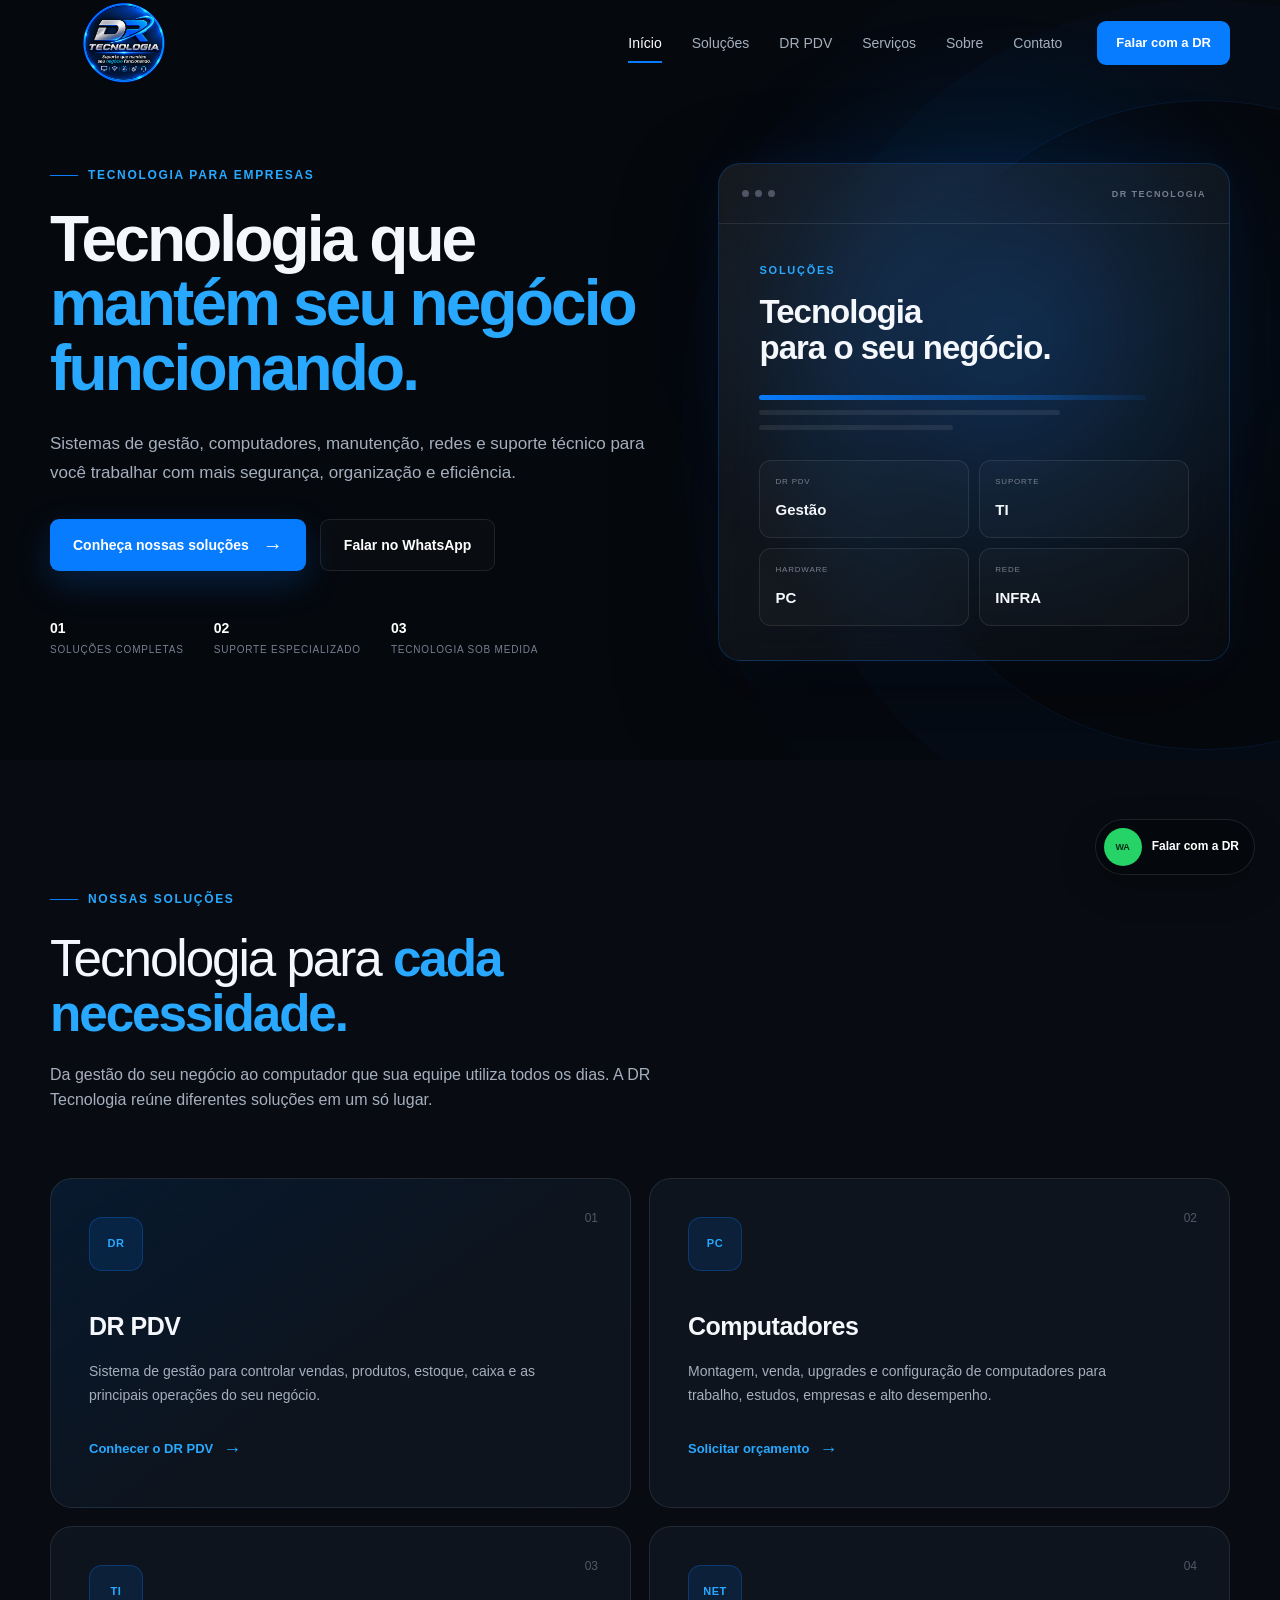
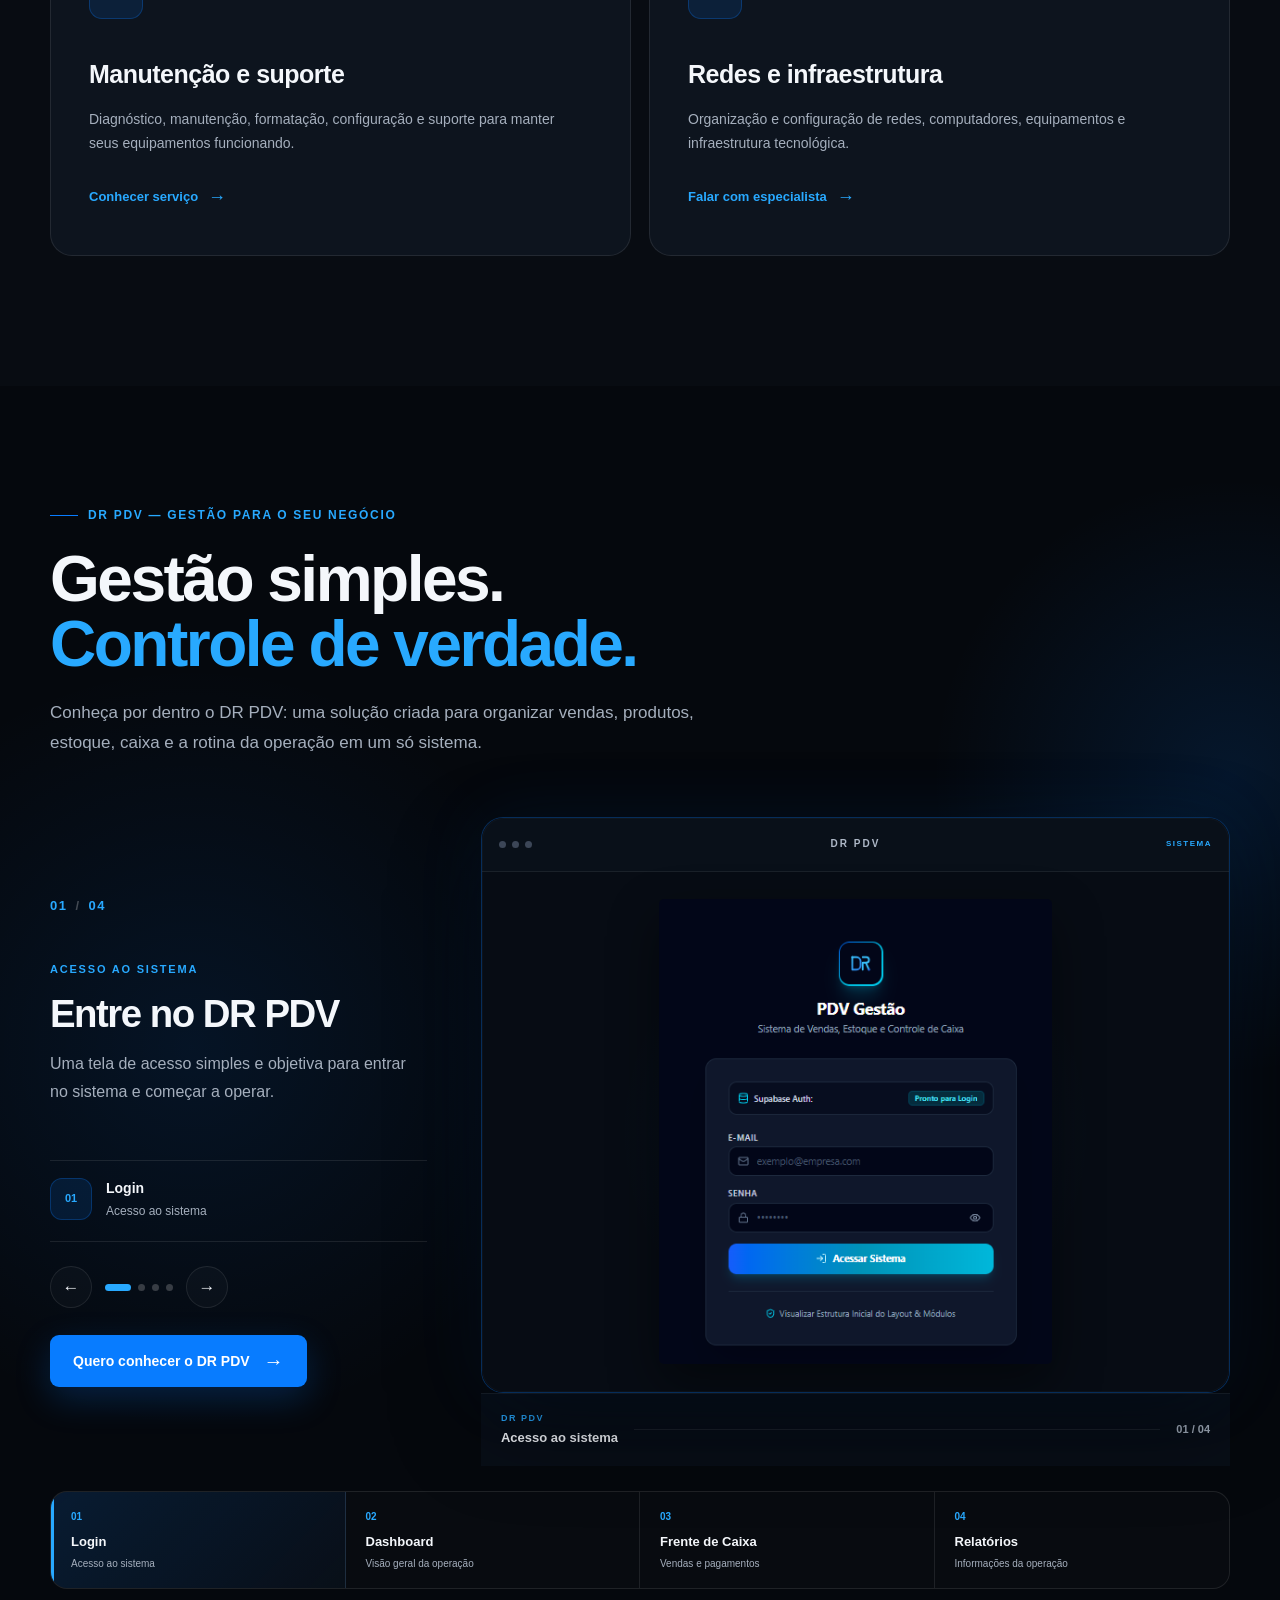
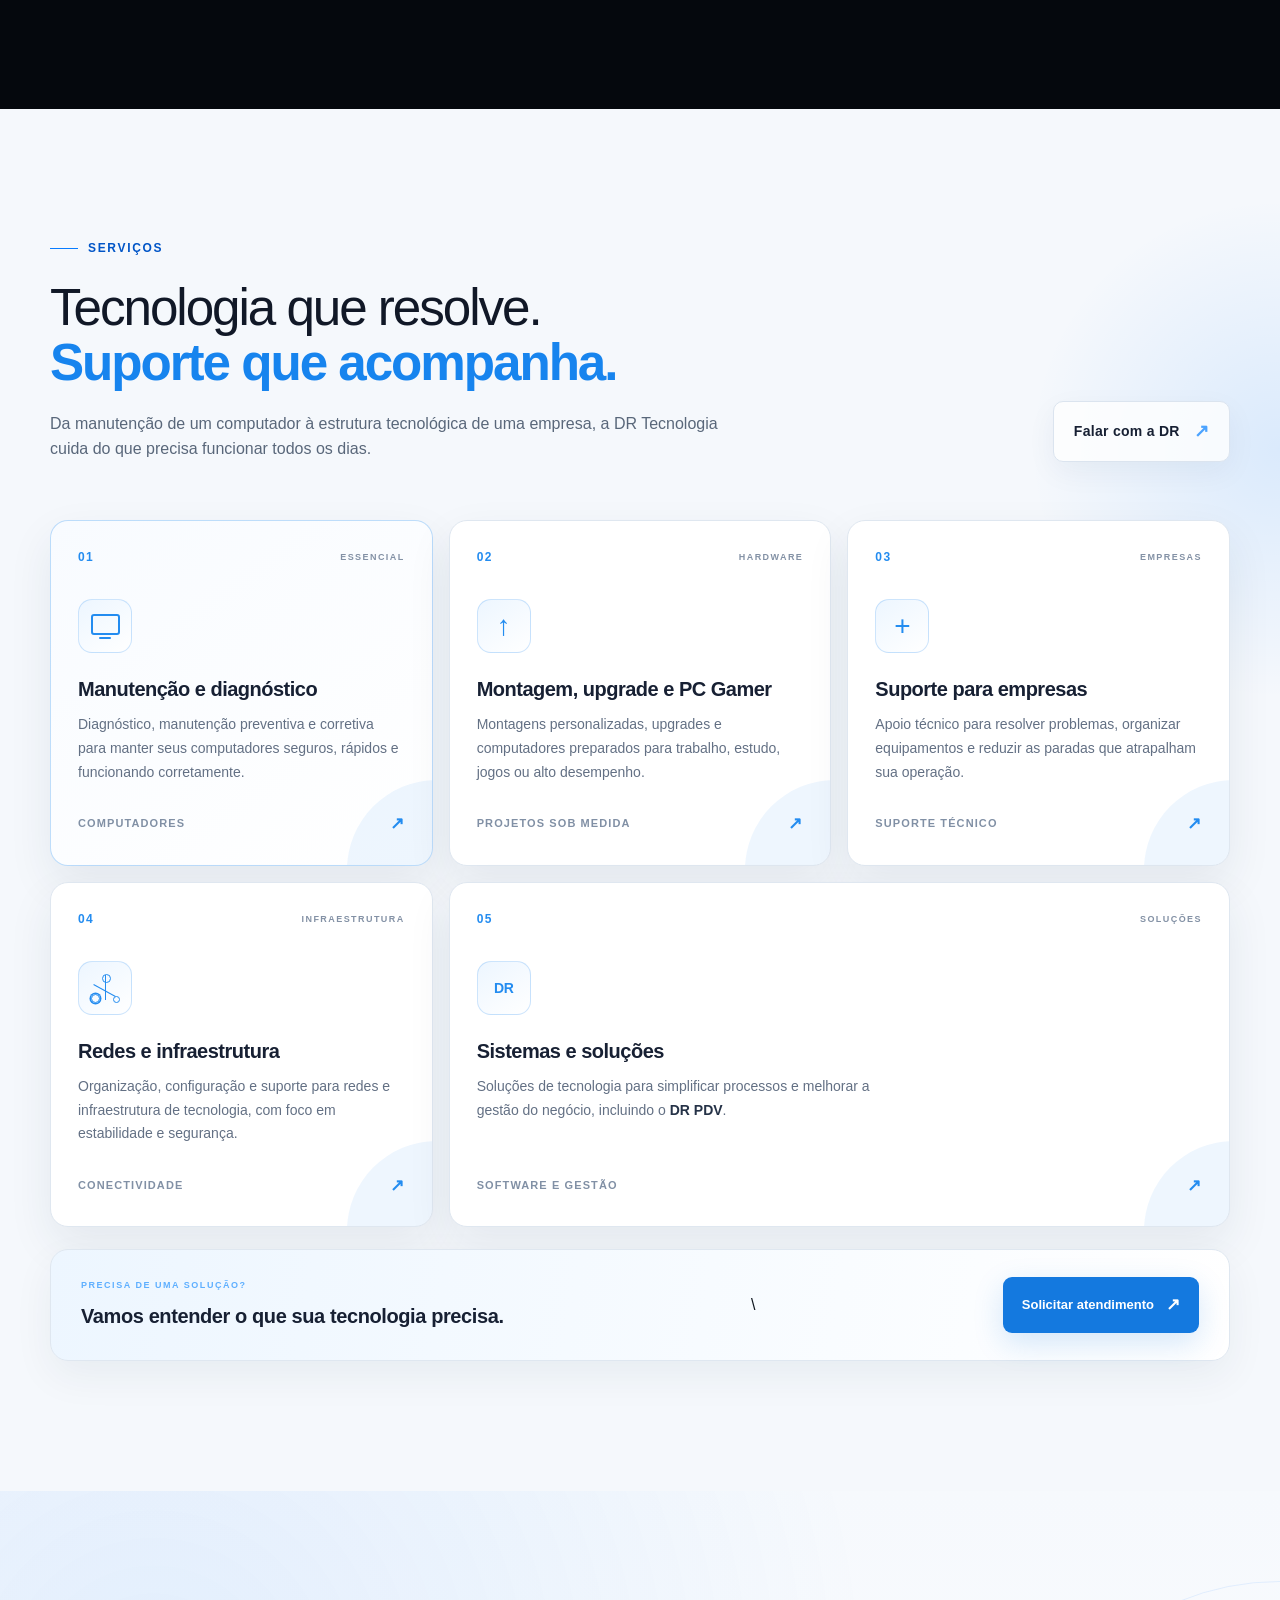
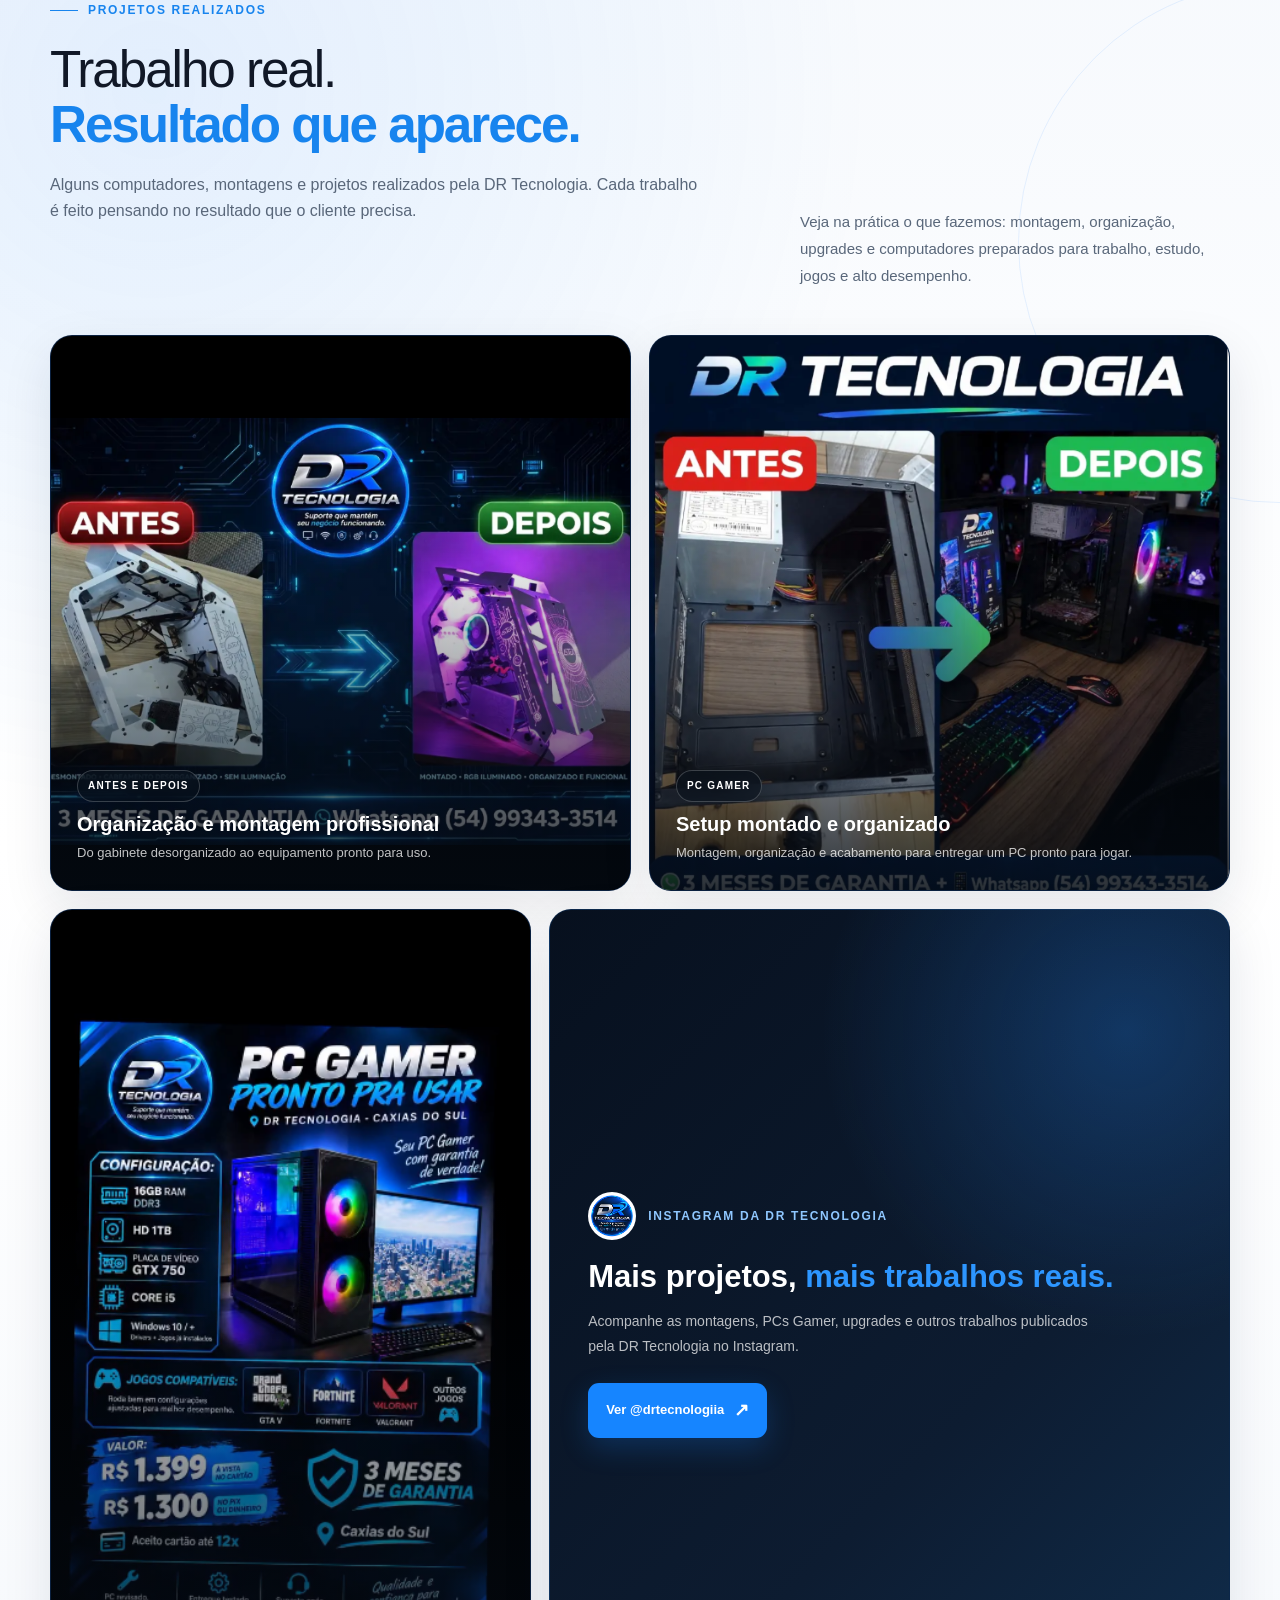
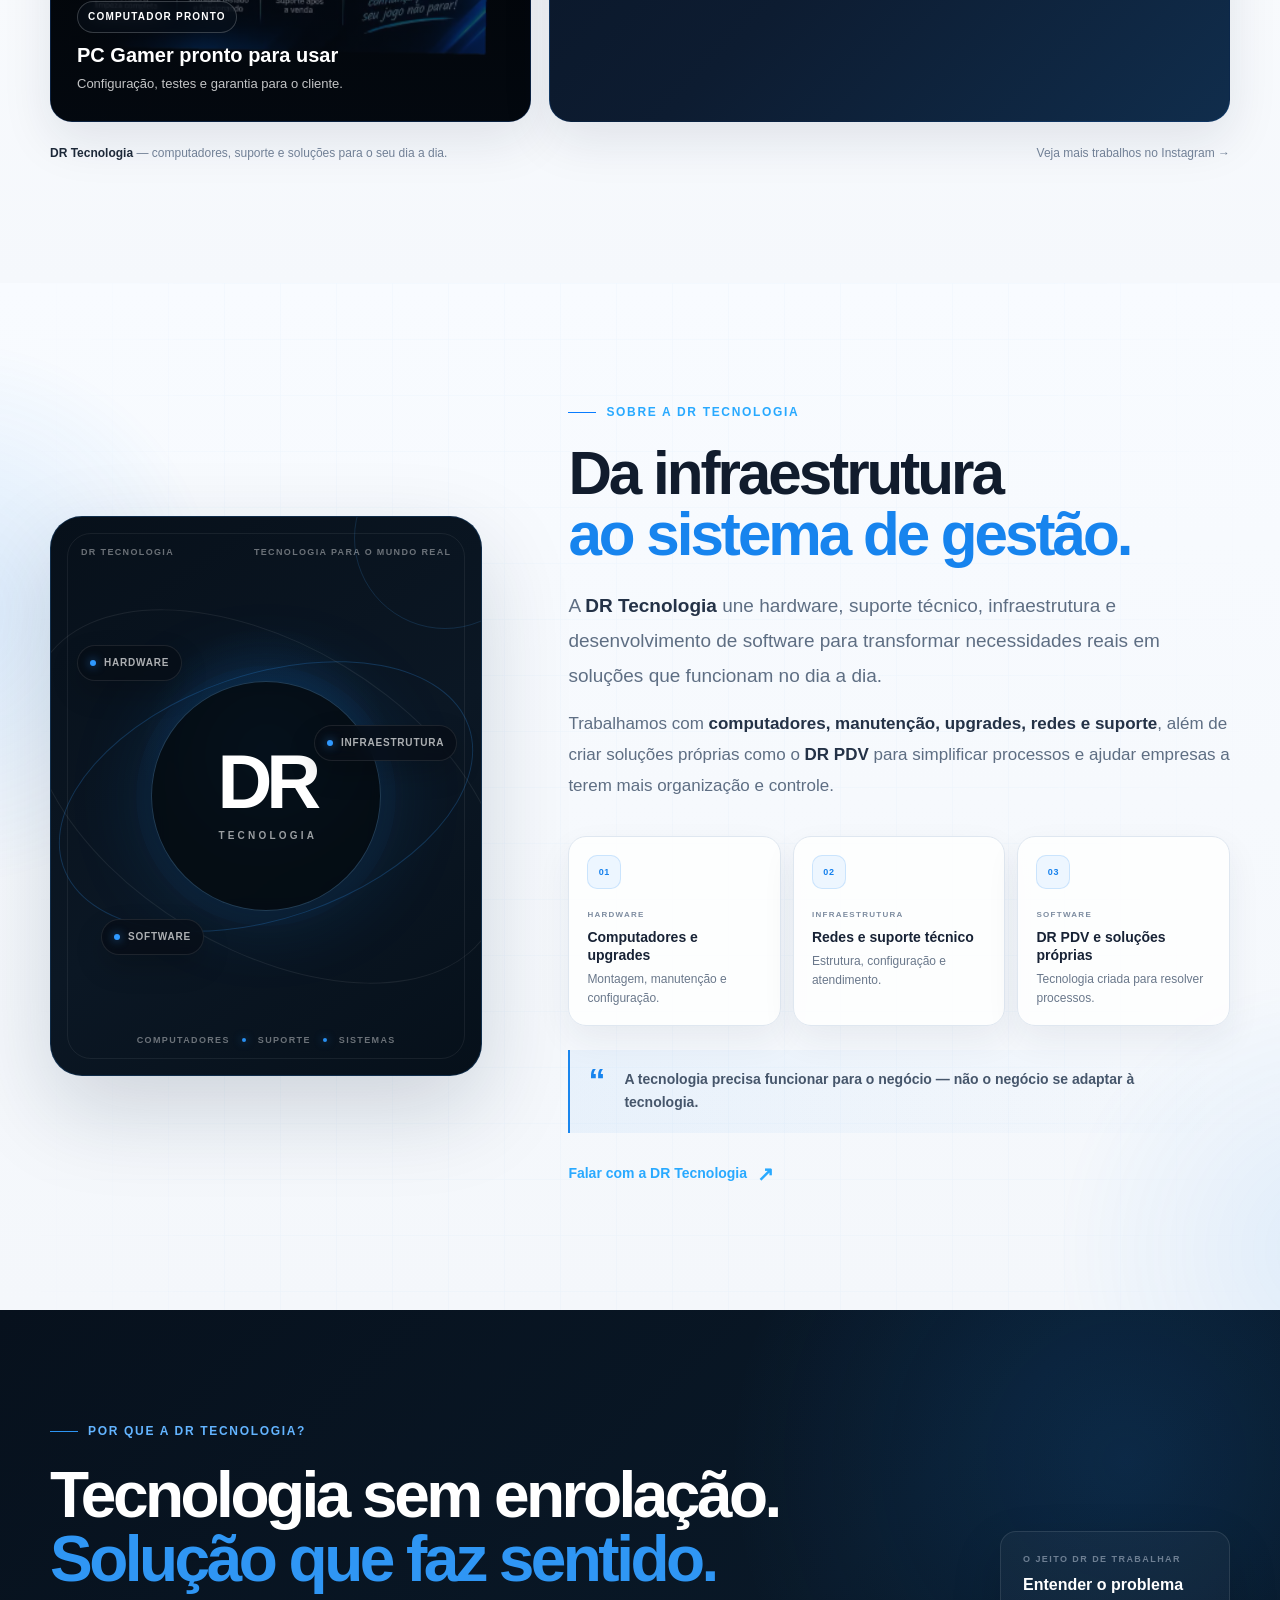
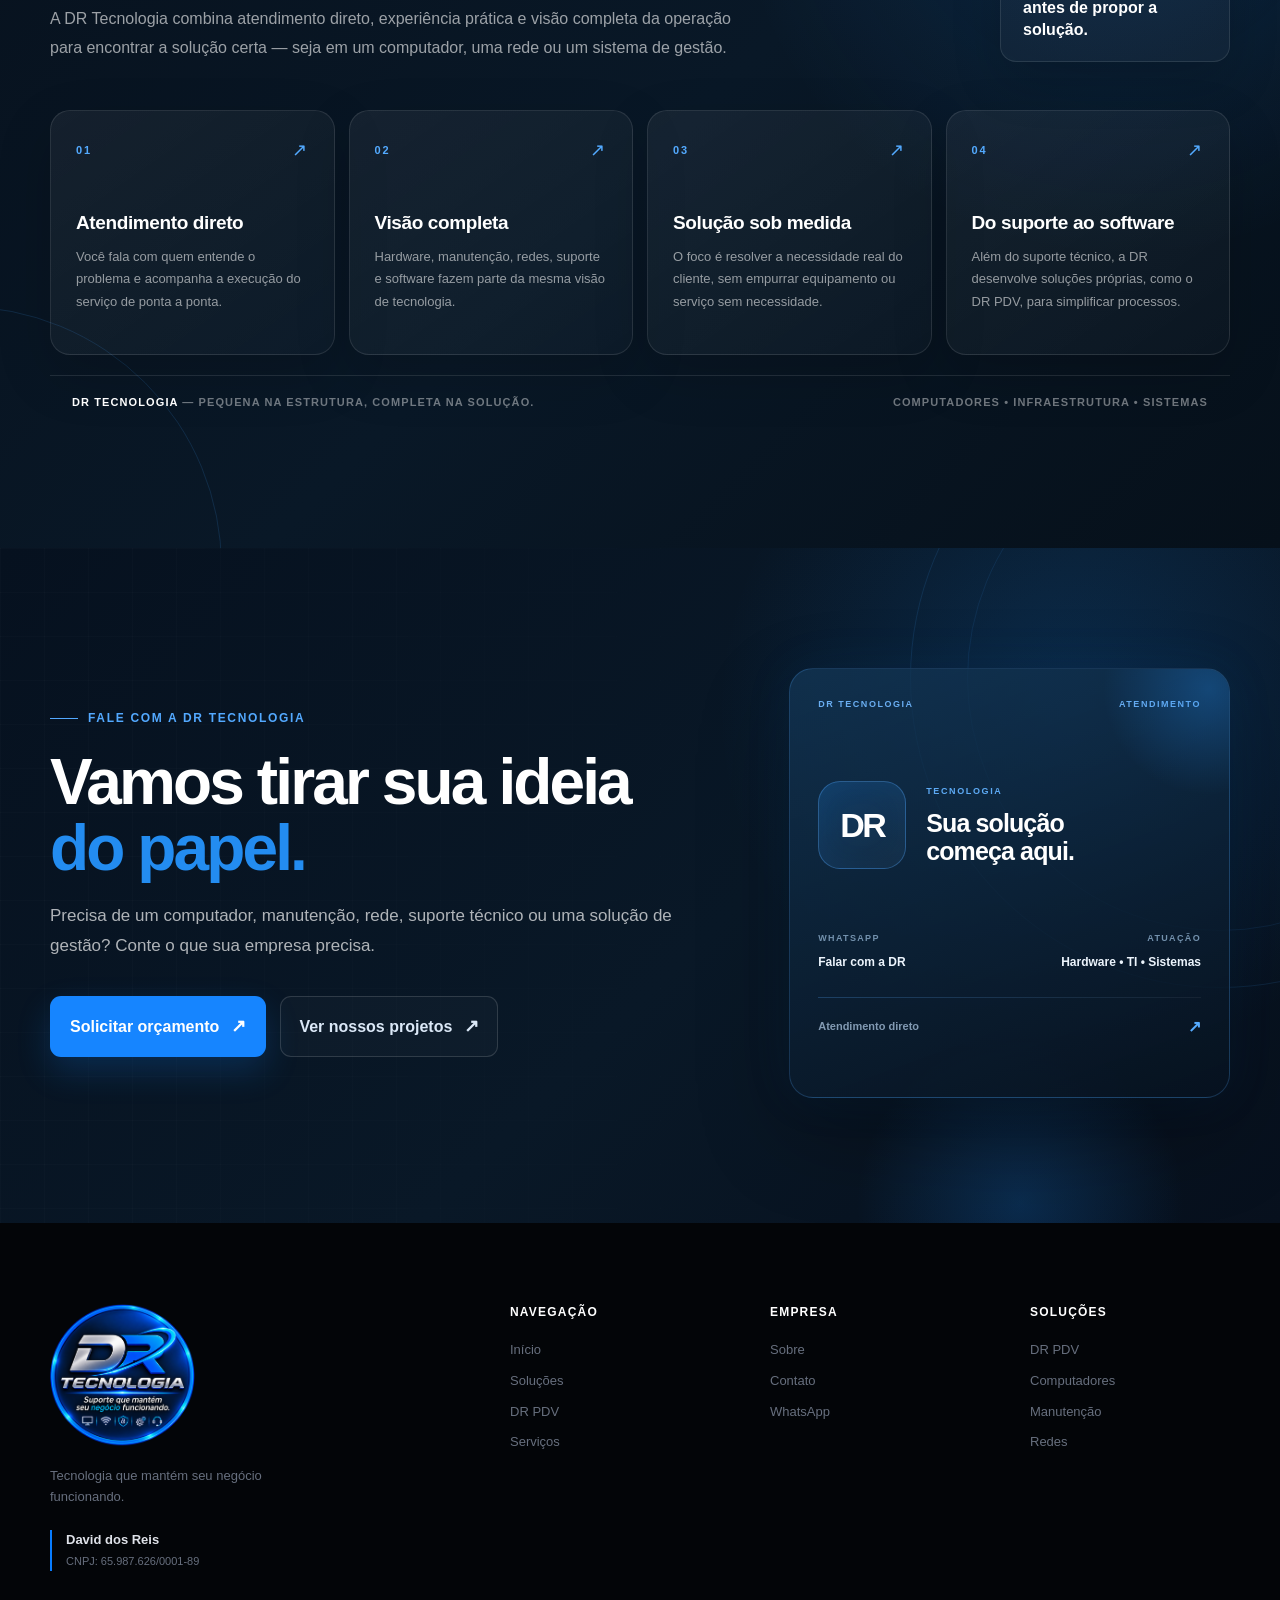
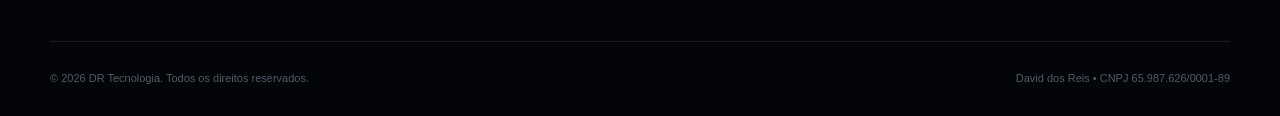
<file: index.html.html>
<!DOCTYPE html>
<html lang="pt-BR">

<head>

    <meta charset="UTF-8">

    <meta
        name="viewport"
        content="width=device-width, initial-scale=1.0"
    >

    <meta
        name="description"
        content="DR Tecnologia — soluções em tecnologia, computadores, manutenção, redes, suporte e DR PDV para empresas."
    >

    <title>
        DR Tecnologia | Soluções que mantêm seu negócio funcionando
    </title>

    <link rel="stylesheet" href="style.css">


    <style>
        .pdv-login-preview {
            width: min(100%, 520px);
            margin: 0 auto;
            border: 1px solid rgba(8, 124, 255, 0.32);
            border-radius: 22px;
            overflow: hidden;
            background: #05080d;
            box-shadow: 0 30px 80px rgba(0, 0, 0, 0.45), 0 0 55px rgba(8, 124, 255, 0.10);
        }
        .pdv-login-preview-top {
            height: 44px;
            display: flex;
            align-items: center;
            gap: 7px;
            padding: 0 18px;
            border-bottom: 1px solid rgba(255, 255, 255, 0.08);
            background: rgba(13, 20, 30, 0.96);
        }
        .pdv-login-preview-top span {
            width: 7px;
            height: 7px;
            border-radius: 50%;
            background: rgba(255, 255, 255, 0.25);
        }
        .pdv-login-preview-label {
            margin-left: auto;
            font-size: 9px;
            letter-spacing: 0.18em;
            color: rgba(255, 255, 255, 0.45);
        }
        .pdv-login-preview img {
            display: block;
            width: 100%;
            height: auto;
        }
        .pdv-login-caption {
            padding: 15px 18px 17px;
            border-top: 1px solid rgba(255, 255, 255, 0.07);
            background: #0a1018;
            text-align: center;
        }
        .pdv-login-caption strong {
            display: block;
            color: #f4f7fb;
            font-size: 13px;
            margin-bottom: 4px;
        }
        .pdv-login-caption span {
            color: #7f8da1;
            font-size: 11px;
        }
    </style>


        <style>
            /* =========================
               SERVIÇOS — APRESENTAÇÃO PROFISSIONAL
            ========================== */
            .services-pro {
                position: relative;
                overflow: hidden;
            }

            .services-pro::before {
                content: "";
                position: absolute;
                width: 520px;
                height: 520px;
                right: -260px;
                top: 80px;
                border-radius: 50%;
                background: radial-gradient(circle, rgba(0, 119, 255, .11) 0%, rgba(0, 119, 255, 0) 68%);
                pointer-events: none;
            }

            .services-pro-head {
                display: flex;
                align-items: flex-end;
                justify-content: space-between;
                gap: 40px;
                margin-bottom: 58px;
            }

            .services-pro-head .section-heading {
                max-width: 760px;
                margin: 0;
            }

            .services-pro-head .section-heading p {
                max-width: 690px;
            }

            .services-pro-head-link {
                flex: 0 0 auto;
                display: inline-flex;
                align-items: center;
                gap: 14px;
                padding: 15px 20px;
                border: 1px solid rgba(255,255,255,.12);
                border-radius: 10px;
                color: #fff;
                text-decoration: none;
                font-size: 14px;
                font-weight: 700;
                letter-spacing: .02em;
                background: rgba(255,255,255,.025);
                transition: .25s ease;
            }

            .services-pro-head-link span {
                color: #4ca3ff;
                font-size: 18px;
                transition: transform .25s ease;
            }

            .services-pro-head-link:hover {
                border-color: rgba(46, 145, 255, .5);
                background: rgba(30, 130, 255, .07);
                transform: translateY(-2px);
            }

            .services-pro-head-link:hover span {
                transform: translate(2px, -2px);
            }

            .services-pro-grid {
                display: grid;
                grid-template-columns: repeat(3, minmax(0, 1fr));
                gap: 16px;
            }

            .service-card {
                position: relative;
                min-height: 335px;
                padding: 27px;
                border: 1px solid rgba(255,255,255,.09);
                border-radius: 18px;
                background: linear-gradient(145deg, rgba(255,255,255,.055), rgba(255,255,255,.018));
                box-shadow: 0 20px 60px rgba(0,0,0,.16);
                overflow: hidden;
                display: flex;
                flex-direction: column;
                transition: transform .3s ease, border-color .3s ease, background .3s ease;
            }

            .service-card::before {
                content: "";
                position: absolute;
                width: 180px;
                height: 180px;
                right: -95px;
                bottom: -95px;
                border-radius: 50%;
                background: rgba(0, 119, 255, .08);
                transition: .3s ease;
            }

            .service-card:hover {
                transform: translateY(-6px);
                border-color: rgba(53, 151, 255, .34);
                background: linear-gradient(145deg, rgba(20, 117, 220, .11), rgba(255,255,255,.025));
            }

            .service-card:hover::before {
                transform: scale(1.35);
            }

            .service-card-featured {
                border-color: rgba(42, 143, 255, .28);
                background: linear-gradient(145deg, rgba(13, 103, 205, .13), rgba(255,255,255,.025));
            }

            .service-card-system {
                grid-column: span 2;
            }

            .service-card-top {
                display: flex;
                align-items: center;
                justify-content: space-between;
                gap: 16px;
                position: relative;
                z-index: 2;
            }

            .service-card-number {
                font-size: 12px;
                font-weight: 800;
                letter-spacing: .12em;
                color: #5eafff;
            }

            .service-card-label {
                font-size: 9px;
                font-weight: 800;
                letter-spacing: .16em;
                color: rgba(255,255,255,.42);
            }

            .service-card-icon {
                width: 54px;
                height: 54px;
                margin: 32px 0 24px;
                border-radius: 14px;
                border: 1px solid rgba(70, 160, 255, .2);
                background: linear-gradient(145deg, rgba(30, 132, 240, .16), rgba(255,255,255,.025));
                position: relative;
                display: flex;
                align-items: center;
                justify-content: center;
                color: #69b5ff;
            }

            .service-icon-pc::before {
                content: "";
                width: 25px;
                height: 17px;
                border: 2px solid currentColor;
                border-radius: 3px;
                position: absolute;
                top: 14px;
            }

            .service-icon-pc::after {
                content: "";
                width: 12px;
                height: 2px;
                background: currentColor;
                position: absolute;
                bottom: 13px;
                border-radius: 4px;
            }

            .service-icon-upgrade span {
                font-size: 28px;
                font-weight: 300;
                line-height: 1;
            }

            .service-icon-support span {
                font-size: 28px;
                font-weight: 300;
                line-height: 1;
            }

            .service-icon-network::before,
            .service-icon-network::after {
                content: "";
                position: absolute;
                width: 7px;
                height: 7px;
                border: 1.5px solid currentColor;
                border-radius: 50%;
            }

            .service-icon-network::before {
                top: 12px;
                left: 23px;
            }

            .service-icon-network::after {
                bottom: 11px;
                left: 12px;
                box-shadow: 23px 0 0 -1.5px rgba(0,0,0,0), 0 0 0 1.5px currentColor;
            }

            .service-icon-network span {
                position: absolute;
                width: 25px;
                height: 1px;
                background: currentColor;
                transform: rotate(90deg);
            }

            .service-icon-network i {
                position: absolute;
                width: 25px;
                height: 1px;
                background: currentColor;
                transform: rotate(29deg);
                left: 13px;
                top: 28px;
            }

            .service-icon-network b {
                position: absolute;
                width: 7px;
                height: 7px;
                border: 1.5px solid currentColor;
                border-radius: 50%;
                right: 11px;
                bottom: 11px;
            }

            .service-icon-system span {
                font-size: 14px;
                font-weight: 900;
                letter-spacing: -.04em;
            }

            .service-card h3 {
                position: relative;
                z-index: 2;
                margin: 0 0 12px;
                font-size: 20px;
                line-height: 1.2;
                color: #fff;
                letter-spacing: -.025em;
            }

            .service-card p {
                position: relative;
                z-index: 2;
                margin: 0;
                max-width: 430px;
                color: rgba(255,255,255,.58);
                font-size: 14px;
                line-height: 1.7;
            }

            .service-card p strong {
                color: rgba(255,255,255,.86);
                font-weight: 700;
            }

            .service-card-footer {
                position: relative;
                z-index: 2;
                margin-top: auto;
                padding-top: 26px;
                display: flex;
                align-items: center;
                justify-content: space-between;
                gap: 12px;
                color: rgba(255,255,255,.38);
                font-size: 11px;
                font-weight: 700;
                text-transform: uppercase;
                letter-spacing: .1em;
            }

            .service-card-arrow {
                color: #5eafff;
                font-size: 17px;
                transition: transform .25s ease;
            }

            .service-card:hover .service-card-arrow {
                transform: translate(3px, -3px);
            }

            .services-pro-cta {
                margin-top: 22px;
                padding: 27px 30px;
                border: 1px solid rgba(255,255,255,.09);
                border-radius: 18px;
                background: linear-gradient(100deg, rgba(13, 102, 205, .12), rgba(255,255,255,.025));
                display: flex;
                align-items: center;
                justify-content: space-between;
                gap: 30px;
            }

            .services-pro-cta-eyebrow {
                display: block;
                margin-bottom: 8px;
                color: #5eafff;
                font-size: 9px;
                font-weight: 800;
                letter-spacing: .17em;
            }

            .services-pro-cta h3 {
                margin: 0;
                color: #fff;
                font-size: 20px;
                letter-spacing: -.02em;
            }

            .services-pro-cta-button {
                display: inline-flex;
                align-items: center;
                justify-content: center;
                gap: 12px;
                flex: 0 0 auto;
                padding: 14px 19px;
                border-radius: 9px;
                background: #1479df;
                color: #fff;
                text-decoration: none;
                font-size: 13px;
                font-weight: 800;
                transition: .25s ease;
                box-shadow: 0 10px 30px rgba(20,121,223,.18);
            }

            .services-pro-cta-button span {
                font-size: 17px;
                transition: transform .25s ease;
            }

            .services-pro-cta-button:hover {
                background: #2088ef;
                transform: translateY(-2px);
            }

            .services-pro-cta-button:hover span {
                transform: translate(2px, -2px);
            }

            @media (max-width: 980px) {
                .services-pro-head {
                    align-items: flex-start;
                    flex-direction: column;
                }

                .services-pro-grid {
                    grid-template-columns: repeat(2, minmax(0, 1fr));
                }

                .service-card-system {
                    grid-column: span 2;
                }
            }

            @media (max-width: 680px) {
                .services-pro-head {
                    margin-bottom: 35px;
                }

                .services-pro-head-link {
                    width: 100%;
                    justify-content: space-between;
                }

                .services-pro-grid {
                    grid-template-columns: 1fr;
                }

                .service-card,
                .service-card-system {
                    grid-column: auto;
                    min-height: 310px;
                }

                .services-pro-cta {
                    align-items: flex-start;
                    flex-direction: column;
                }

                .services-pro-cta-button {
                    width: 100%;
                }
            }
        </style>



        <style>
            /* =========================
               SERVIÇOS — AJUSTE FINAL PARA FUNDO CLARO
            ========================== */
            #servicos {
                scroll-margin-top: 105px;
            }

            .services-pro {
                background: #f5f8fc;
            }

            .services-pro .section-heading h2 {
                color: #111827;
            }

            .services-pro .section-heading h2 strong {
                color: #1784ee;
            }

            .services-pro .section-heading p {
                color: #59677a;
            }

            .services-pro-head-link {
                color: #172033;
                border-color: #dbe4ef;
                background: rgba(255,255,255,.78);
                box-shadow: 0 10px 30px rgba(18, 43, 70, .05);
            }

            .services-pro-head-link:hover {
                border-color: rgba(23,132,238,.35);
                background: #ffffff;
            }

            .service-card {
                border-color: #dfe7f0;
                background: #ffffff;
                box-shadow: 0 18px 45px rgba(25, 47, 72, .08);
            }

            .service-card::before {
                background: rgba(23,132,238,.07);
            }

            .service-card:hover {
                border-color: rgba(23,132,238,.35);
                background: #ffffff;
                box-shadow: 0 24px 55px rgba(25, 47, 72, .12);
            }

            .service-card-featured {
                border-color: rgba(23,132,238,.28);
                background: linear-gradient(145deg, #f8fbff, #ffffff);
            }

            .service-card-number {
                color: #238cf0;
            }

            .service-card-label {
                color: #8391a5;
            }

            .service-card-icon {
                border-color: rgba(23,132,238,.20);
                background: linear-gradient(145deg, #edf6ff, #ffffff);
                color: #238cf0;
            }

            .service-card h3 {
                color: #172033;
            }

            .service-card p {
                color: #637084;
            }

            .service-card p strong {
                color: #253247;
            }

            .service-card-footer {
                color: #8190a5;
            }

            .service-card-arrow {
                color: #238cf0;
            }

            .services-pro-cta {
                border-color: #dfe7f0;
                background: linear-gradient(100deg, #edf6ff, #ffffff);
                box-shadow: 0 15px 40px rgba(25, 47, 72, .06);
            }

            .services-pro-cta h3 {
                color: #172033;
            }

            @media (max-width: 680px) {
                #servicos {
                    scroll-margin-top: 90px;
                }
            }
        </style>


<style>
/* =========================================================
   PROJETOS REALIZADOS / INSTAGRAM
========================================================= */
.projects-section{
    position:relative;
    padding:110px 0 120px;
    background:
        radial-gradient(circle at 12% 10%, rgba(35,139,255,.10), transparent 34%),
        linear-gradient(180deg,#f6f9fd 0%,#ffffff 48%,#f5f8fc 100%);
    overflow:hidden;
}
.projects-section::before{
    content:"";
    position:absolute;
    width:520px;
    height:520px;
    right:-260px;
    top:90px;
    border:1px solid rgba(30,132,255,.10);
    border-radius:50%;
    pointer-events:none;
}
.projects-head{
    display:flex;
    align-items:flex-end;
    justify-content:space-between;
    gap:40px;
    margin-bottom:46px;
}
.projects-head .section-heading{
    max-width:720px;
}
.projects-head .section-heading h2{
    margin-bottom:18px;
}
.projects-head .section-heading h2 strong{
    color:#1784ff;
    font-weight:800;
}
.projects-head-copy{
    max-width:430px;
    color:#64748b;
    font-size:15px;
    line-height:1.8;
}
.projects-grid{
    display:grid;
    grid-template-columns:repeat(12,1fr);
    gap:18px;
}
.project-card{
    position:relative;
    min-height:300px;
    border-radius:22px;
    overflow:hidden;
    background:#0b1220;
    border:1px solid rgba(19,126,255,.14);
    box-shadow:0 18px 50px rgba(15,31,54,.10);
    transform:translateZ(0);
}
.project-card:nth-child(1),
.project-card:nth-child(2){
    grid-column:span 6;
}
.project-card:nth-child(3){
    grid-column:span 5;
}
.project-instagram-card{
    grid-column:span 7;
    display:flex;
    align-items:center;
    padding:38px;
    background:
        radial-gradient(circle at 85% 15%,rgba(36,139,255,.26),transparent 34%),
        linear-gradient(135deg,#07101e,#0d1c31 62%,#102d4c);
}
.project-image{
    width:100%;
    height:100%;
    min-height:300px;
    object-fit:cover;
    display:block;
    transition:transform .65s cubic-bezier(.2,.7,.2,1);
}
.project-card:hover .project-image{
    transform:scale(1.045);
}
.project-overlay{
    position:absolute;
    inset:0;
    display:flex;
    align-items:flex-end;
    padding:26px;
    background:linear-gradient(180deg,transparent 35%,rgba(4,10,18,.84) 100%);
}
.project-overlay-content{
    color:#fff;
}
.project-tag{
    display:inline-flex;
    padding:7px 10px;
    border:1px solid rgba(255,255,255,.20);
    border-radius:999px;
    background:rgba(8,16,28,.45);
    backdrop-filter:blur(10px);
    font-size:10px;
    font-weight:800;
    letter-spacing:.12em;
    text-transform:uppercase;
    margin-bottom:10px;
}
.project-overlay h3{
    margin:0;
    font-size:20px;
    line-height:1.2;
}
.project-overlay p{
    margin:7px 0 0;
    color:rgba(255,255,255,.76);
    font-size:13px;
}
.project-instagram-inner{
    position:relative;
    z-index:1;
    max-width:560px;
}
.project-instagram-kicker{
    display:flex;
    align-items:center;
    gap:12px;
    margin-bottom:20px;
}
.project-instagram-kicker img{
    width:48px;
    height:48px;
    object-fit:contain;
    border-radius:50%;
    background:#fff;
    padding:3px;
}
.project-instagram-kicker span{
    color:#8fc7ff;
    font-size:12px;
    font-weight:800;
    letter-spacing:.14em;
    text-transform:uppercase;
}
.project-instagram-inner h3{
    color:#fff;
    font-size:31px;
    line-height:1.12;
    margin:0 0 14px;
}
.project-instagram-inner h3 strong{
    color:#2d96ff;
}
.project-instagram-inner p{
    color:rgba(255,255,255,.72);
    line-height:1.8;
    font-size:14px;
    max-width:510px;
    margin:0 0 24px;
}
.instagram-button{
    display:inline-flex;
    align-items:center;
    gap:10px;
    padding:13px 18px;
    border-radius:11px;
    background:#1685ff;
    color:#fff;
    text-decoration:none;
    font-weight:800;
    font-size:13px;
    box-shadow:0 10px 28px rgba(22,133,255,.22);
    transition:transform .25s ease,background .25s ease;
}
.instagram-button:hover{
    transform:translateY(-2px);
    background:#0876ef;
}
.instagram-button span{
    font-size:18px;
}
.projects-note{
    margin-top:22px;
    display:flex;
    align-items:center;
    justify-content:space-between;
    gap:20px;
    color:#718096;
    font-size:12px;
}
.projects-note strong{
    color:#1d2939;
}
@media(max-width:900px){
    .projects-head{
        display:block;
    }
    .projects-head-copy{
        margin-top:20px;
    }
    .project-card:nth-child(1),
    .project-card:nth-child(2),
    .project-card:nth-child(3),
    .project-instagram-card{
        grid-column:span 12;
    }
}
@media(max-width:620px){
    .projects-section{
        padding:80px 0;
    }
    .project-card,
    .project-image{
        min-height:260px;
    }
    .project-instagram-card{
        padding:28px;
        min-height:360px;
    }
    .project-instagram-inner h3{
        font-size:26px;
    }
    .projects-note{
        display:block;
        line-height:1.7;
    }
}
</style>


<style>
/* =========================================================
   AJUSTE FINAL — PROJETOS REALIZADOS / TEXTO LEGÍVEL
========================================================= */
.projects-section .section-heading h2 {
    color: #111827 !important;
}
.projects-section .section-heading h2 strong {
    color: #1784ee !important;
}
.projects-section .section-heading p {
    color: #59677a !important;
}
.projects-section .eyebrow {
    color: #1784ee !important;
}
.projects-section .eyebrow span {
    background: #1784ee !important;
}
.projects-head-copy {
    color: #59677a !important;
}
.projects-section {
    color: #111827;
}
</style>

<style>
/* =========================================================
   SOBRE — DR TECNOLOGIA / APRESENTAÇÃO INSTITUCIONAL
========================================================= */
.about-pro {
    position: relative;
    overflow: hidden;
    padding: 120px 0;
    background: linear-gradient(180deg, #f8fbff 0%, #f4f7fb 100%);
}

.about-pro-grid {
    position: absolute;
    inset: 0;
    opacity: .36;
    background-image:
        linear-gradient(rgba(23,132,238,.055) 1px, transparent 1px),
        linear-gradient(90deg, rgba(23,132,238,.055) 1px, transparent 1px);
    background-size: 56px 56px;
    mask-image: linear-gradient(90deg, transparent 0%, black 18%, black 82%, transparent 100%);
    pointer-events: none;
}

.about-pro-glow {
    position: absolute;
    width: 560px;
    height: 560px;
    border-radius: 50%;
    pointer-events: none;
    filter: blur(2px);
}

.about-pro-glow-one {
    left: -330px;
    top: 50px;
    background: radial-gradient(circle, rgba(23,132,238,.13) 0%, rgba(23,132,238,0) 69%);
}

.about-pro-glow-two {
    right: -330px;
    bottom: -220px;
    background: radial-gradient(circle, rgba(23,132,238,.09) 0%, rgba(23,132,238,0) 69%);
}

.about-pro-container {
    position: relative;
    z-index: 2;
    display: grid;
    grid-template-columns: minmax(350px, .83fr) minmax(0, 1.27fr);
    gap: 86px;
    align-items: center;
}

.about-pro-visual {
    position: relative;
    min-height: 560px;
    overflow: hidden;
    border-radius: 32px;
    border: 1px solid rgba(45,146,242,.20);
    background:
        radial-gradient(circle at 50% 42%, rgba(23,132,238,.20), transparent 32%),
        linear-gradient(145deg, #07101a 0%, #0b1724 55%, #06101a 100%);
    box-shadow: 0 34px 90px rgba(11,35,62,.17);
    display: flex;
    align-items: center;
    justify-content: center;
}

.about-pro-visual::before {
    content: "";
    position: absolute;
    inset: 16px;
    border: 1px solid rgba(255,255,255,.065);
    border-radius: 24px;
}

.about-pro-visual::after {
    content: "";
    position: absolute;
    width: 180px;
    height: 180px;
    top: -70px;
    right: -55px;
    border-radius: 50%;
    border: 1px solid rgba(71,165,255,.16);
}

.about-pro-topline,
.about-pro-bottomline {
    position: absolute;
    left: 30px;
    right: 30px;
    display: flex;
    align-items: center;
    gap: 12px;
    color: rgba(255,255,255,.40);
    font-size: 9px;
    font-weight: 800;
    letter-spacing: .15em;
    text-transform: uppercase;
    z-index: 5;
}

.about-pro-topline {
    top: 28px;
    justify-content: space-between;
}

.about-pro-bottomline {
    bottom: 28px;
    justify-content: center;
}

.about-pro-bottomline i {
    width: 4px;
    height: 4px;
    border-radius: 50%;
    background: #278ff0;
    box-shadow: 0 0 9px rgba(39,143,240,.65);
}

.about-pro-mark {
    position: relative;
    z-index: 4;
    width: 230px;
    height: 230px;
    border-radius: 50%;
    border: 1px solid rgba(108,183,255,.27);
    background: rgba(4,11,18,.82);
    box-shadow: 0 0 0 15px rgba(23,132,238,.025), 0 0 85px rgba(23,132,238,.18);
    display: flex;
    flex-direction: column;
    align-items: center;
    justify-content: center;
    backdrop-filter: blur(7px);
}

.about-pro-mark span {
    color: #fff;
    font-size: 76px;
    line-height: .88;
    font-weight: 800;
    letter-spacing: -.08em;
}

.about-pro-mark small {
    margin-top: 12px;
    color: rgba(255,255,255,.60);
    font-size: 10px;
    font-weight: 800;
    letter-spacing: .32em;
    padding-left: .32em;
}

.about-pro-orbit {
    position: absolute;
    border: 1px solid rgba(52,152,242,.24);
    border-radius: 50%;
}

.about-pro .orbit-one {
    width: 430px;
    height: 245px;
    transform: rotate(-19deg);
}

.about-pro .orbit-two {
    width: 520px;
    height: 305px;
    transform: rotate(31deg);
    border-color: rgba(255,255,255,.075);
}

.about-pro-chip {
    position: absolute;
    z-index: 6;
    display: inline-flex;
    align-items: center;
    gap: 8px;
    padding: 9px 12px;
    border-radius: 999px;
    border: 1px solid rgba(255,255,255,.09);
    background: rgba(7,14,23,.78);
    color: rgba(255,255,255,.67);
    font-size: 10px;
    font-weight: 800;
    letter-spacing: .08em;
    text-transform: uppercase;
    backdrop-filter: blur(8px);
    box-shadow: 0 12px 28px rgba(0,0,0,.18);
}

.about-pro-chip span {
    width: 6px;
    height: 6px;
    border-radius: 50%;
    background: #2f99ff;
    box-shadow: 0 0 10px rgba(47,153,255,.7);
}

.chip-one { top: 128px; left: 26px; }
.chip-two { top: 208px; right: 24px; }
.chip-three { bottom: 120px; left: 50px; }

.about-pro-content {
    max-width: 780px;
}

.about-pro-content h2 {
    margin: 18px 0 24px;
    color: #111c2d;
    font-size: clamp(42px, 4.7vw, 68px);
    line-height: 1.01;
    letter-spacing: -.05em;
}

.about-pro-content h2 > span {
    display: block;
    color: #1784ee;
    font-weight: 800;
}

.about-pro-content p {
    max-width: 745px;
    margin: 0 0 16px;
    color: #5e6e83;
    font-size: 17px;
    line-height: 1.82;
}

.about-pro-content p strong {
    color: #243247;
}

.about-pro-lead {
    font-size: 19px !important;
}

.about-pro-solutions {
    display: grid;
    grid-template-columns: repeat(3, minmax(0, 1fr));
    gap: 12px;
    margin-top: 34px;
}

.about-pro-solution {
    min-height: 168px;
    padding: 18px;
    border: 1px solid #dfe7f0;
    border-radius: 18px;
    background: rgba(255,255,255,.82);
    box-shadow: 0 14px 34px rgba(25,47,72,.065);
    transition: transform .25s ease, border-color .25s ease, box-shadow .25s ease;
}

.about-pro-solution:hover {
    transform: translateY(-4px);
    border-color: rgba(23,132,238,.32);
    box-shadow: 0 20px 42px rgba(25,47,72,.10);
}

.about-pro-solution-icon {
    width: 34px;
    height: 34px;
    border-radius: 10px;
    display: flex;
    align-items: center;
    justify-content: center;
    margin-bottom: 20px;
    color: #1681ed;
    background: #edf6ff;
    border: 1px solid rgba(23,132,238,.16);
    font-size: 9px;
    font-weight: 900;
    letter-spacing: .08em;
}

.about-pro-solution small {
    display: block;
    margin-bottom: 6px;
    color: #7d8ca0;
    font-size: 8px;
    font-weight: 900;
    letter-spacing: .16em;
}

.about-pro-solution strong {
    display: block;
    margin-bottom: 6px;
    color: #172235;
    font-size: 14px;
    line-height: 1.3;
}

.about-pro-solution span {
    display: block;
    color: #6a788b;
    font-size: 12px;
    line-height: 1.55;
}

.about-pro-quote {
    position: relative;
    margin-top: 24px;
    padding: 18px 20px 18px 54px;
    border-left: 2px solid #1986ee;
    border-radius: 0 14px 14px 0;
    background: linear-gradient(90deg, rgba(23,132,238,.06), rgba(23,132,238,0));
    color: #46566b;
    font-size: 14px;
    line-height: 1.65;
    font-weight: 600;
}

.about-pro-quote > span {
    position: absolute;
    left: 18px;
    top: 13px;
    color: #1784ee;
    font-size: 34px;
    line-height: 1;
    font-weight: 800;
}

.about-pro-link {
    margin-top: 25px;
}

@media (max-width: 1040px) {
    .about-pro-container {
        grid-template-columns: 1fr;
        gap: 54px;
    }

    .about-pro-visual {
        min-height: 470px;
        max-width: 680px;
        width: 100%;
        margin: 0 auto;
    }
}

@media (max-width: 760px) {
    .about-pro {
        padding: 88px 0;
    }

    .about-pro-solutions {
        grid-template-columns: 1fr;
    }

    .about-pro-solution {
        min-height: auto;
    }
}

@media (max-width: 560px) {
    .about-pro-visual {
        min-height: 360px;
        border-radius: 24px;
    }

    .about-pro-topline,
    .about-pro-bottomline {
        left: 20px;
        right: 20px;
        font-size: 7px;
    }

    .about-pro-topline span:last-child {
        display: none;
    }

    .about-pro-bottomline {
        gap: 8px;
    }

    .about-pro-mark {
        width: 165px;
        height: 165px;
    }

    .about-pro-mark span {
        font-size: 54px;
    }

    .about-pro-mark small {
        font-size: 7px;
    }

    .about-pro .orbit-one {
        width: 280px;
        height: 155px;
    }

    .about-pro .orbit-two {
        width: 345px;
        height: 195px;
    }

    .about-pro-chip {
        font-size: 8px;
        padding: 8px 10px;
    }

    .chip-one { top: 78px; left: 18px; }
    .chip-two { top: 138px; right: 16px; }
    .chip-three { bottom: 84px; left: 28px; }

    .about-pro-content h2 {
        font-size: 39px;
    }

    .about-pro-content p {
        font-size: 15px;
        line-height: 1.72;
    }

    .about-pro-lead {
        font-size: 17px !important;
    }

    .about-pro-quote {
        padding-left: 48px;
        font-size: 13px;
    }
}
</style>


<style>
/* =========================================================
   POR QUE A DR — POSICIONAMENTO COMERCIAL
========================================================= */
.why-dr-section{
    position:relative;
    overflow:hidden;
    padding:112px 0 118px;
    background:
        radial-gradient(circle at 88% 18%, rgba(27,137,246,.16), transparent 30%),
        linear-gradient(135deg,#07111d 0%,#091827 52%,#06101a 100%);
    color:#fff;
}
.why-dr-section::before{
    content:"";
    position:absolute;
    width:520px;
    height:520px;
    left:-300px;
    bottom:-280px;
    border:1px solid rgba(64,162,255,.15);
    border-radius:50%;
    pointer-events:none;
}
.why-dr-head{
    display:flex;
    justify-content:space-between;
    align-items:flex-end;
    gap:50px;
    margin-bottom:48px;
    position:relative;
    z-index:2;
}
.why-dr-heading{
    max-width:760px;
}
.why-dr-heading .eyebrow{
    color:#63b4ff;
}
.why-dr-heading .eyebrow span{
    background:#2d95f4;
}
.why-dr-heading h2{
    margin:18px 0 14px;
    font-size:clamp(42px,5vw,70px);
    line-height:1;
    letter-spacing:-.055em;
    color:#fff;
}
.why-dr-heading h2 strong{
    display:block;
    color:#2f96f4;
}
.why-dr-heading p{
    max-width:700px;
    margin:0;
    color:rgba(255,255,255,.60);
    font-size:16px;
    line-height:1.8;
}
.why-dr-signature{
    flex:0 0 230px;
    padding:20px 22px;
    border:1px solid rgba(255,255,255,.10);
    border-radius:16px;
    background:rgba(255,255,255,.035);
    box-shadow:0 20px 50px rgba(0,0,0,.16);
}
.why-dr-signature small{
    display:block;
    margin-bottom:8px;
    color:#6e7f93;
    font-size:9px;
    font-weight:800;
    letter-spacing:.16em;
    text-transform:uppercase;
}
.why-dr-signature strong{
    display:block;
    color:#fff;
    font-size:16px;
    line-height:1.4;
}
.why-dr-grid{
    display:grid;
    grid-template-columns:repeat(4,minmax(0,1fr));
    gap:14px;
    position:relative;
    z-index:2;
}
.why-dr-card{
    min-height:245px;
    padding:25px;
    border:1px solid rgba(255,255,255,.10);
    border-radius:20px;
    background:linear-gradient(145deg,rgba(255,255,255,.055),rgba(255,255,255,.018));
    box-shadow:0 20px 55px rgba(0,0,0,.16);
    transition:transform .28s ease,border-color .28s ease,background .28s ease;
}
.why-dr-card:hover{
    transform:translateY(-5px);
    border-color:rgba(54,157,249,.35);
    background:linear-gradient(145deg,rgba(26,127,222,.12),rgba(255,255,255,.025));
}
.why-dr-card-number{
    display:flex;
    align-items:center;
    justify-content:space-between;
    margin-bottom:46px;
    color:#53aaff;
    font-size:11px;
    font-weight:900;
    letter-spacing:.16em;
}
.why-dr-card-number::after{
    content:"↗";
    font-size:18px;
    font-weight:500;
}
.why-dr-card h3{
    margin:0 0 11px;
    font-size:19px;
    line-height:1.25;
    letter-spacing:-.02em;
    color:#fff;
}
.why-dr-card p{
    margin:0;
    color:rgba(255,255,255,.56);
    font-size:13px;
    line-height:1.72;
}
.why-dr-bottom{
    margin-top:20px;
    padding:18px 22px;
    border-top:1px solid rgba(255,255,255,.10);
    display:flex;
    justify-content:space-between;
    align-items:center;
    gap:30px;
    position:relative;
    z-index:2;
}
.why-dr-bottom span{
    color:rgba(255,255,255,.42);
    font-size:11px;
    font-weight:700;
    letter-spacing:.10em;
    text-transform:uppercase;
}
.why-dr-bottom strong{
    color:#fff;
}
@media(max-width:980px){
    .why-dr-head{align-items:flex-start;flex-direction:column;}
    .why-dr-signature{flex-basis:auto;width:100%;max-width:360px;}
    .why-dr-grid{grid-template-columns:repeat(2,minmax(0,1fr));}
}
@media(max-width:620px){
    .why-dr-section{padding:82px 0 88px;}
    .why-dr-grid{grid-template-columns:1fr;}
    .why-dr-card{min-height:auto;}
    .why-dr-card-number{margin-bottom:34px;}
    .why-dr-bottom{display:block;line-height:1.8;}
    .why-dr-bottom span + span{display:block;margin-top:4px;}
}
</style>


<style>
/* =========================================================
   CONTATO — FINAL / APRESENTAÇÃO COMERCIAL
========================================================= */
.contact-pro{
    position:relative;
    overflow:hidden;
    padding:120px 0 125px;
    background:
        radial-gradient(circle at 84% 24%, rgba(20,132,240,.18), transparent 30%),
        linear-gradient(135deg,#06111f 0%,#091827 56%,#07101d 100%);
    color:#fff;
}
.contact-pro::before{
    content:"";
    position:absolute;
    inset:0;
    background:linear-gradient(90deg,rgba(255,255,255,.025) 1px,transparent 1px),linear-gradient(rgba(255,255,255,.025) 1px,transparent 1px);
    background-size:44px 44px;
    mask-image:linear-gradient(to right,rgba(0,0,0,.75),transparent 72%);
    pointer-events:none;
}
.contact-pro-grid{
    position:absolute;
    width:620px;
    height:620px;
    right:-250px;
    top:-180px;
    border:1px solid rgba(64,160,255,.13);
    border-radius:50%;
}
.contact-pro-grid::after{
    content:"";
    position:absolute;
    inset:56px;
    border:1px solid rgba(64,160,255,.10);
    border-radius:50%;
}
.contact-pro-glow{
    position:absolute;
    width:340px;
    height:340px;
    right:7%;
    bottom:-150px;
    border-radius:50%;
    background:radial-gradient(circle,rgba(23,132,238,.22) 0%,rgba(23,132,238,0) 68%);
    pointer-events:none;
}
.contact-pro-container{
    position:relative;
    z-index:2;
    display:grid;
    grid-template-columns:minmax(0,1.08fr) minmax(360px,.72fr);
    align-items:center;
    gap:78px;
}
.contact-pro-copy{max-width:720px;}
.contact-pro .eyebrow{color:#53a9ff;}
.contact-pro .eyebrow span{background:#53a9ff;}
.contact-pro-copy h2{
    margin:18px 0 20px;
    color:#fff;
    font-size:clamp(42px,5vw,68px);
    line-height:1.02;
    letter-spacing:-.045em;
}
.contact-pro-copy h2 strong{
    display:block;
    color:#238cf0;
}
.contact-pro-copy p{
    max-width:650px;
    margin:0;
    color:rgba(255,255,255,.68);
    font-size:17px;
    line-height:1.8;
}
.contact-pro-actions{
    display:flex;
    align-items:center;
    flex-wrap:wrap;
    gap:14px;
    margin-top:34px;
}
.contact-pro-primary,.contact-pro-secondary{
    display:inline-flex;
    align-items:center;
    justify-content:center;
    gap:12px;
    text-decoration:none;
    font-weight:800;
    transition:.25s ease;
}
.contact-pro-primary{
    padding:16px 20px;
    border-radius:11px;
    background:#1685ff;
    color:#fff;
    box-shadow:0 14px 34px rgba(22,133,255,.20);
}
.contact-pro-primary:hover{
    transform:translateY(-2px);
    background:#2590ff;
}
.contact-pro-primary span,.contact-pro-secondary span{font-size:18px;}
.contact-pro-secondary{
    padding:15px 18px;
    border:1px solid rgba(255,255,255,.14);
    border-radius:11px;
    color:#dbe8f7;
    background:rgba(255,255,255,.025);
}
.contact-pro-secondary:hover{
    transform:translateY(-2px);
    border-color:rgba(83,169,255,.42);
    background:rgba(83,169,255,.06);
}
.contact-pro-panel{
    position:relative;
    min-height:430px;
    padding:28px;
    border:1px solid rgba(83,169,255,.22);
    border-radius:24px;
    background:linear-gradient(160deg,rgba(19,55,87,.74),rgba(7,18,31,.90));
    box-shadow:0 35px 90px rgba(0,0,0,.30),0 0 50px rgba(21,132,238,.08);
    overflow:hidden;
}
.contact-pro-panel::before{
    content:"";
    position:absolute;
    width:220px;
    height:220px;
    right:-90px;
    top:-90px;
    border-radius:50%;
    background:radial-gradient(circle,rgba(35,140,240,.30),rgba(35,140,240,0) 68%);
}
.contact-pro-panel-top,.contact-pro-footer,.contact-pro-details{
    display:flex;
    align-items:center;
    justify-content:space-between;
    gap:18px;
}
.contact-pro-panel-top{
    color:#6aaef2;
    font-size:9px;
    font-weight:800;
    letter-spacing:.17em;
}
.contact-pro-panel-main{
    display:flex;
    align-items:center;
    gap:20px;
    margin-top:70px;
}
.contact-pro-mark{
    width:88px;
    height:88px;
    flex:0 0 88px;
    display:flex;
    align-items:center;
    justify-content:center;
    border:1px solid rgba(83,169,255,.35);
    border-radius:22px;
    background:linear-gradient(145deg,rgba(31,137,241,.20),rgba(255,255,255,.03));
    color:#fff;
    font-size:34px;
    font-weight:900;
    letter-spacing:-.08em;
    box-shadow:inset 0 0 30px rgba(47,154,255,.06);
}
.contact-pro-panel-main small{
    display:block;
    color:#5daaf5;
    font-size:9px;
    font-weight:800;
    letter-spacing:.18em;
    margin-bottom:10px;
}
.contact-pro-panel-main h3{
    margin:0;
    max-width:230px;
    color:#fff;
    font-size:25px;
    line-height:1.15;
    letter-spacing:-.035em;
}
.contact-pro-details{
    margin-top:62px;
    align-items:flex-end;
}
.contact-pro-details div{
    display:flex;
    flex-direction:column;
    gap:7px;
}
.contact-pro-details div:last-child{text-align:right;}
.contact-pro-details span{
    color:#7391ad;
    font-size:9px;
    font-weight:800;
    letter-spacing:.15em;
}
.contact-pro-details strong{
    color:#edf5fd;
    font-size:12px;
}
.contact-pro-line{
    height:1px;
    margin-top:25px;
    background:linear-gradient(90deg,rgba(83,169,255,.25),rgba(255,255,255,.05));
}
.contact-pro-footer{
    margin-top:16px;
    color:#829ab3;
    font-size:11px;
    font-weight:700;
}
.contact-pro-footer span:last-child{color:#55abff;font-size:16px;}
@media(max-width:900px){
    .contact-pro-container{grid-template-columns:1fr;gap:48px;}
    .contact-pro-copy{max-width:850px;}
    .contact-pro-panel{max-width:620px;width:100%;}
}
@media(max-width:620px){
    .contact-pro{padding:85px 0 90px;}
    .contact-pro-container{gap:34px;}
    .contact-pro-copy h2{font-size:42px;}
    .contact-pro-copy p{font-size:15px;line-height:1.7;}
    .contact-pro-actions{align-items:stretch;flex-direction:column;}
    .contact-pro-primary,.contact-pro-secondary{width:100%;} 
    .contact-pro-panel{min-height:390px;padding:22px;}
    .contact-pro-panel-main{margin-top:52px;}
    .contact-pro-mark{width:74px;height:74px;flex-basis:74px;border-radius:18px;font-size:28px;}
    .contact-pro-panel-main h3{font-size:21px;}
    .contact-pro-details{margin-top:48px;flex-direction:column;align-items:stretch;}
    .contact-pro-details div:last-child{text-align:left;}
}
</style>


    <style>
        /* =========================================================
           DR TECNOLOGIA — HERO FINAL v3
        ========================================================= */
        .hero {
            min-height: 760px;
        }

        .nav {
            height: 86px;
        }

        .logo-link {
            width: 158px;
            height: 82px;
        }

        .logo {
            width: 148px;
            height: 82px;
        }

        .hero-content {
            grid-template-columns: minmax(0, 1.08fr) minmax(400px, .92fr);
            gap: 68px;
            padding-top: 64px;
        }

        .hero-text {
            max-width: 700px;
        }

        .hero h1 {
            max-width: 680px;
            font-size: clamp(46px, 5vw, 72px);
            line-height: 1.01;
        }

        .hero-text > p {
            max-width: 600px;
            font-size: 17px;
            line-height: 1.72;
        }

        .hero-buttons {
            margin-top: 32px;
        }

        .hero-info {
            margin-top: 46px;
            gap: 30px;
        }

        .hero-info strong {
            font-size: 14px;
            color: #fff;
        }

        .hero-info span {
            font-size: 10px;
        }

        .visual-card {
            max-width: 540px;
            min-height: 450px;
            border-color: rgba(8, 124, 255, 0.24);
            box-shadow:
                0 35px 100px rgba(0, 0, 0, 0.38),
                0 0 55px rgba(8, 124, 255, 0.08);
        }

        .visual-content {
            padding: 38px 40px 34px;
        }

        .visual-title {
            font-size: 33px;
        }

        .visual-grid {
            margin-top: 30px;
            gap: 10px;
        }

        .visual-box {
            min-height: 78px;
            padding: 15px;
        }

        @media (max-width: 980px) {
            .hero {
                min-height: auto;
                padding-bottom: 80px;
            }

            .hero-content {
                grid-template-columns: 1fr;
                gap: 55px;
                padding-top: 110px;
            }

            .hero-text {
                max-width: 760px;
            }

            .hero-visual {
                max-width: 620px;
                width: 100%;
                margin: 0 auto;
            }

            .visual-card {
                max-width: 620px;
            }
        }

        @media (max-width: 680px) {
            .nav {
                height: 76px;
            }

            .logo-link {
                width: 135px;
                height: 68px;
            }

            .logo {
                width: 126px;
                height: 68px;
            }

            .hero-content {
                padding-top: 92px;
                gap: 42px;
            }

            .hero h1 {
                font-size: clamp(39px, 11vw, 56px);
            }

            .hero-text > p {
                font-size: 15px;
            }

            .hero-buttons {
                flex-direction: column;
                align-items: stretch;
            }

            .hero-buttons .button {
                width: 100%;
            }

            .hero-info {
                flex-wrap: wrap;
                gap: 22px 26px;
                margin-top: 38px;
            }

            .visual-content {
                padding: 30px 24px 28px;
            }

            .visual-title {
                font-size: 28px;
            }

            .visual-grid {
                grid-template-columns: 1fr 1fr;
            }
        }
    </style>

</head>


<body>


    <!-- =========================
         HEADER
    ========================== -->

    <header class="header" id="header">

        <div class="container nav">

            <a
                href="#inicio"
                class="logo-link"
            >

                <img
                    src="Logo_nova.png"
                    alt="DR Tecnologia"
                    class="logo"
                >

            </a>


            <nav class="menu" id="menu">

                <a
                    href="#inicio"
                    class="menu-link active"
                >
                    Início
                </a>

                <a
                    href="#solucoes"
                    class="menu-link"
                >
                    Soluções
                </a>

                <a
                    href="#dr-pdv"
                    class="menu-link"
                >
                    DR PDV
                </a>

                <a
                    href="#servicos"
                    class="menu-link"
                >
                    Serviços
                </a>

                <a
                    href="#sobre"
                    class="menu-link"
                >
                    Sobre
                </a>

                <a
                    href="#contato"
                    class="menu-link"
                >
                    Contato
                </a>

            </nav>


            <a
                href="https://wa.me/5554993433514?text=Olá!%20Gostaria%20de%20conhecer%20as%20soluções%20da%20DR%20Tecnologia."
                target="_blank"
                rel="noopener noreferrer"
                class="nav-button"
            >
                Falar com a DR
            </a>


            <button
                class="menu-toggle"
                id="menuToggle"
                aria-label="Abrir menu"
            >

                <span></span>
                <span></span>
                <span></span>

            </button>

        </div>

    </header>



    <main>


        <!-- =========================
             HERO
        ========================== -->

        <section
            class="hero"
            id="inicio"
        >

            <div class="hero-background"></div>


            <div class="container hero-content">


                <div class="hero-text reveal">

                    <div class="eyebrow">

                        <span></span>

                        Tecnologia para empresas

                    </div>


                    <h1>

                        Tecnologia que

                        <strong>
                            mantém seu negócio funcionando.
                        </strong>

                    </h1>


                    <p>

                        Sistemas de gestão, computadores,
                        manutenção, redes e suporte técnico
                        para você trabalhar com mais segurança,
                        organização e eficiência.

                    </p>


                    <div class="hero-buttons">

                        <a
                            href="#solucoes"
                            class="button button-primary"
                        >

                            Conheça nossas soluções

                            <span>→</span>

                        </a>


                        <a
                            href="https://wa.me/5554993433514?text=Olá!%20Gostaria%20de%20falar%20com%20a%20DR%20Tecnologia."
                            target="_blank"
                            rel="noopener noreferrer"
                            class="button button-secondary"
                        >

                            Falar no WhatsApp

                        </a>

                    </div>


                    <div class="hero-info">

                        <div>

                            <strong>01</strong>

                            <span>
                                Soluções completas
                            </span>

                        </div>


                        <div>

                            <strong>02</strong>

                            <span>
                                Suporte especializado
                            </span>

                        </div>


                        <div>

                            <strong>03</strong>

                            <span>
                                Tecnologia sob medida
                            </span>

                        </div>

                    </div>

                </div>



                <div class="hero-visual reveal reveal-delay">

                    <div class="visual-glow"></div>


                    <div class="visual-card">

                        <div class="visual-top">

                            <div class="visual-dots">

                                <span></span>
                                <span></span>
                                <span></span>

                            </div>

                            <span>
                                DR TECNOLOGIA
                            </span>

                        </div>


                        <div class="visual-content">

                            <div class="visual-label">
                                SOLUÇÕES
                            </div>


                            <div class="visual-title">

                                Tecnologia

                                <br>

                                para o seu negócio.

                            </div>


                            <div class="visual-lines">

                                <div class="visual-line large"></div>

                                <div class="visual-line"></div>

                                <div class="visual-line medium"></div>

                            </div>


                            <div class="visual-grid">

                                <div class="visual-box">

                                    <small>
                                        DR PDV
                                    </small>

                                    <strong>
                                        Gestão
                                    </strong>

                                </div>


                                <div class="visual-box">

                                    <small>
                                        SUPORTE
                                    </small>

                                    <strong>
                                        TI
                                    </strong>

                                </div>


                                <div class="visual-box">

                                    <small>
                                        HARDWARE
                                    </small>

                                    <strong>
                                        PC
                                    </strong>

                                </div>


                                <div class="visual-box">

                                    <small>
                                        REDE
                                    </small>

                                    <strong>
                                        INFRA
                                    </strong>

                                </div>

                            </div>

                        </div>

                    </div>

                </div>

            </div>

        </section>



        <!-- =========================
             SOLUÇÕES
        ========================== -->

        <section
            class="section solutions"
            id="solucoes"
        >

            <div class="container">


                <div class="section-heading reveal">

                    <div class="eyebrow">

                        <span></span>

                        Nossas soluções

                    </div>


                    <h2>

                        Tecnologia para

                        <strong>
                            cada necessidade.
                        </strong>

                    </h2>


                    <p>

                        Da gestão do seu negócio ao computador
                        que sua equipe utiliza todos os dias.
                        A DR Tecnologia reúne diferentes soluções
                        em um só lugar.

                    </p>

                </div>



                <div class="solutions-grid">


                    <article class="solution-card featured reveal">

                        <div class="card-number">
                            01
                        </div>


                        <div class="card-icon">
                            DR
                        </div>


                        <h3>
                            DR PDV
                        </h3>


                        <p>

                            Sistema de gestão para controlar
                            vendas, produtos, estoque, caixa e
                            as principais operações do seu negócio.

                        </p>


                        <a
                            href="#dr-pdv"
                            class="card-link"
                        >

                            Conhecer o DR PDV

                            <span>→</span>

                        </a>

                    </article>



                    <article
                        class="solution-card reveal reveal-delay"
                    >

                        <div class="card-number">
                            02
                        </div>


                        <div class="card-icon">
                            PC
                        </div>


                        <h3>
                            Computadores
                        </h3>


                        <p>

                            Montagem, venda, upgrades e
                            configuração de computadores para
                            trabalho, estudos, empresas e
                            alto desempenho.

                        </p>


                        <a
                            href="#contato"
                            class="card-link"
                        >

                            Solicitar orçamento

                            <span>→</span>

                        </a>

                    </article>



                    <article class="solution-card reveal">

                        <div class="card-number">
                            03
                        </div>


                        <div class="card-icon">
                            TI
                        </div>


                        <h3>
                            Manutenção e suporte
                        </h3>


                        <p>

                            Diagnóstico, manutenção, formatação,
                            configuração e suporte para manter
                            seus equipamentos funcionando.

                        </p>


                        <a
                            href="#contato"
                            class="card-link"
                        >

                            Conhecer serviço

                            <span>→</span>

                        </a>

                    </article>



                    <article
                        class="solution-card reveal reveal-delay"
                    >

                        <div class="card-number">
                            04
                        </div>


                        <div class="card-icon">
                            NET
                        </div>


                        <h3>
                            Redes e infraestrutura
                        </h3>


                        <p>

                            Organização e configuração de redes,
                            computadores, equipamentos e
                            infraestrutura tecnológica.

                        </p>


                        <a
                            href="#contato"
                            class="card-link"
                        >

                            Falar com especialista

                            <span>→</span>

                        </a>

                    </article>

                </div>

            </div>

        </section>



        <!-- =========================
             DR PDV — SHOWCASE
        ========================== -->

        <section class="pdv-section pdv-showcase" id="dr-pdv">

            <div class="container">

                <div class="pdv-showcase-heading reveal">

                    <div class="eyebrow">
                        <span></span>
                        DR PDV — Gestão para o seu negócio
                    </div>

                    <h2>
                        Gestão simples.
                        <strong>Controle de verdade.</strong>
                    </h2>

                    <p>
                        Conheça por dentro o DR PDV: uma solução criada para
                        organizar vendas, produtos, estoque, caixa e a rotina
                        da operação em um só sistema.
                    </p>

                </div>


                <div class="pdv-showcase-layout">

                    <div class="pdv-showcase-copy reveal">

                        <div class="pdv-slide-counter">
                            <span id="pdvCurrent">01</span>
                            <i>/</i>
                            <span id="pdvTotal">04</span>
                        </div>

                        <div class="pdv-copy-content">

                            <span class="pdv-copy-kicker" id="pdvKicker">
                                Acesso ao sistema
                            </span>

                            <h3 id="pdvSlideTitle">
                                Entre no DR PDV
                            </h3>

                            <p id="pdvSlideText">
                                Uma tela de acesso simples e objetiva para
                                entrar no sistema e começar a operar.
                            </p>

                        </div>

                        <div class="pdv-feature-mini">

                            <span class="pdv-mini-icon" id="pdvMiniIcon">01</span>

                            <div>
                                <strong id="pdvMiniTitle">
                                    Login
                                </strong>

                                <span id="pdvMiniText">
                                    Acesso ao sistema
                                </span>
                            </div>

                        </div>


                        <div class="pdv-showcase-controls">

                            <button
                                type="button"
                                class="pdv-arrow"
                                id="pdvPrev"
                                aria-label="Tela anterior"
                            >
                                ←
                            </button>

                            <div
                                class="pdv-dots"
                                id="pdvDots"
                                aria-label="Selecionar tela do DR PDV"
                            ></div>

                            <button
                                type="button"
                                class="pdv-arrow"
                                id="pdvNext"
                                aria-label="Próxima tela"
                            >
                                →
                            </button>

                        </div>


                        <a
                            href="https://wa.me/5554993433514?text=Olá!%20Vi%20o%20DR%20PDV%20no%20site%20da%20DR%20Tecnologia%20e%20quero%20conhecer%20o%20sistema."
                            target="_blank"
                            rel="noopener noreferrer"
                            class="button button-primary pdv-showcase-button"
                        >
                            Quero conhecer o DR PDV
                            <span>→</span>
                        </a>

                    </div>



                    <div class="pdv-showcase-screen reveal reveal-delay">

                        <div class="pdv-browser">

                            <div class="pdv-browser-top">

                                <div class="pdv-browser-dots">
                                    <span></span>
                                    <span></span>
                                    <span></span>
                                </div>

                                <div class="pdv-browser-title">
                                    DR PDV
                                </div>

                                <div class="pdv-browser-status">
                                    SISTEMA
                                </div>

                            </div>


                            <div class="pdv-slide-stage">

                                <div class="pdv-slide active" data-index="0">
                                    <img
                                        src="login.png"
                                        alt="Tela de login do DR PDV"
                                    >
                                </div>

                                <div class="pdv-slide" data-index="1">
                                    <img
                                        src="dashboard.png"
                                        alt="Dashboard principal do DR PDV"
                                    >
                                </div>

                                <div class="pdv-slide" data-index="2">
                                    <img
                                        src="vendas.png"
                                        alt="Frente de Caixa do DR PDV"
                                    >
                                </div>

                                <div class="pdv-slide" data-index="3">
                                    <img
                                        src="relatorios.png"
                                        alt="Relatórios Gerenciais do DR PDV"
                                    >
                                </div>

                            </div>

                        </div>


                        <div class="pdv-screen-caption">

                            <div>
                                <span>DR PDV</span>
                                <strong id="pdvScreenCaption">
                                    Acesso ao sistema
                                </strong>
                            </div>

                            <span class="pdv-screen-line"></span>

                            <span class="pdv-screen-number" id="pdvScreenNumber">
                                01 / 04
                            </span>

                        </div>

                    </div>

                </div>


                <div class="pdv-module-strip reveal">

                    <button type="button" class="pdv-module active" data-slide="0">
                        <span>01</span>
                        <strong>Login</strong>
                        <small>Acesso ao sistema</small>
                    </button>

                    <button type="button" class="pdv-module" data-slide="1">
                        <span>02</span>
                        <strong>Dashboard</strong>
                        <small>Visão geral da operação</small>
                    </button>

                    <button type="button" class="pdv-module" data-slide="2">
                        <span>03</span>
                        <strong>Frente de Caixa</strong>
                        <small>Vendas e pagamentos</small>
                    </button>

                    <button type="button" class="pdv-module" data-slide="3">
                        <span>04</span>
                        <strong>Relatórios</strong>
                        <small>Informações da operação</small>
                    </button>

                </div>

            </div>

        </section>



        <!-- =========================
             SERVIÇOS
        ========================== -->

        <section class="section services services-pro" id="servicos">

            <div class="container">

                <div class="services-pro-head reveal">

                    <div class="section-heading">

                        <div class="eyebrow">
                            <span></span>
                            Serviços
                        </div>

                        <h2>
                            Tecnologia que resolve.
                            <strong><br>
                                Suporte que acompanha.
                            </strong>
                        </h2>

                        <p>
                            Da manutenção de um computador à estrutura tecnológica de uma empresa,
                            a DR Tecnologia cuida do que precisa funcionar todos os dias.
                        </p>

                    </div>

                    <a
                        class="services-pro-head-link"
                        href="https://wa.me/5554993433514?text=Olá!%20Gostaria%20de%20saber%20mais%20sobre%20os%20serviços%20da%20DR%20Tecnologia."
                        target="_blank"
                        rel="noopener noreferrer"
                    >
                        Falar com a DR
                        <span>↗</span>
                    </a>

                </div>

                <div class="services-pro-grid">

                    <article class="service-card service-card-featured reveal">
                        <div class="service-card-top">
                            <span class="service-card-number">01</span>
                            <span class="service-card-label">ESSENCIAL</span>
                        </div>

                        <div class="service-card-icon service-icon-pc">
                            <span></span>
                        </div>

                        <h3>Manutenção e diagnóstico</h3>

                        <p>
                            Diagnóstico, manutenção preventiva e corretiva para manter
                            seus computadores seguros, rápidos e funcionando corretamente.
                        </p>

                        <div class="service-card-footer">
                            <span>Computadores</span>
                            <span class="service-card-arrow">↗</span>
                        </div>
                    </article>


                    <article class="service-card reveal reveal-delay">
                        <div class="service-card-top">
                            <span class="service-card-number">02</span>
                            <span class="service-card-label">HARDWARE</span>
                        </div>

                        <div class="service-card-icon service-icon-upgrade">
                            <span>↑</span>
                        </div>

                        <h3>Montagem, upgrade e PC Gamer</h3>

                        <p>
                            Montagens personalizadas, upgrades e computadores preparados
                            para trabalho, estudo, jogos ou alto desempenho.
                        </p>

                        <div class="service-card-footer">
                            <span>Projetos sob medida</span>
                            <span class="service-card-arrow">↗</span>
                        </div>
                    </article>


                    <article class="service-card reveal reveal-delay-2">
                        <div class="service-card-top">
                            <span class="service-card-number">03</span>
                            <span class="service-card-label">EMPRESAS</span>
                        </div>

                        <div class="service-card-icon service-icon-support">
                            <span>+</span>
                        </div>

                        <h3>Suporte para empresas</h3>

                        <p>
                            Apoio técnico para resolver problemas, organizar equipamentos
                            e reduzir as paradas que atrapalham sua operação.
                        </p>

                        <div class="service-card-footer">
                            <span>Suporte técnico</span>
                            <span class="service-card-arrow">↗</span>
                        </div>
                    </article>


                    <article class="service-card reveal">
                        <div class="service-card-top">
                            <span class="service-card-number">04</span>
                            <span class="service-card-label">INFRAESTRUTURA</span>
                        </div>

                        <div class="service-card-icon service-icon-network">
                            <span></span>
                            <i></i>
                            <b></b>
                        </div>

                        <h3>Redes e infraestrutura</h3>

                        <p>
                            Organização, configuração e suporte para redes e infraestrutura
                            de tecnologia, com foco em estabilidade e segurança.
                        </p>

                        <div class="service-card-footer">
                            <span>Conectividade</span>
                            <span class="service-card-arrow">↗</span>
                        </div>
                    </article>


                    <article class="service-card service-card-system reveal reveal-delay">
                        <div class="service-card-top">
                            <span class="service-card-number">05</span>
                            <span class="service-card-label">SOLUÇÕES</span>
                        </div>

                        <div class="service-card-icon service-icon-system">
                            <span>DR</span>
                        </div>

                        <h3>Sistemas e soluções</h3>

                        <p>
                            Soluções de tecnologia para simplificar processos e melhorar
                            a gestão do negócio, incluindo o <strong>DR PDV</strong>.
                        </p>

                        <div class="service-card-footer">
                            <span>Software e gestão</span>
                            <span class="service-card-arrow">↗</span>
                        </div>
                    </article>

                </div>

                <div class="services-pro-cta reveal">
                    <div>
                        <span class="services-pro-cta-eyebrow">PRECISA DE UMA SOLUÇÃO?</span>
                        <h3>Vamos entender o que sua tecnologia precisa.</h3>
                    </div>
\                    <a
                        href="https://wa.me/5554993433514?text=Olá!%20Preciso%20de%20ajuda%20com%20um%20serviço%20de%20tecnologia."
                        target="_blank"
                        rel="noopener noreferrer"
                        class="services-pro-cta-button"
                    >
                        Solicitar atendimento
                        <span>↗</span>
                    </a>
                </div>

            </div>

        </section>



        <!-- =========================
             PROJETOS REALIZADOS
        ========================== -->

        <section class="projects-section" id="projetos">

            <div class="container">

                <div class="projects-head reveal">

                    <div class="section-heading">

                        <div class="eyebrow">
                            <span></span>
                            Projetos realizados
                        </div>

                        <h2>
                            Trabalho real.
                            <strong><br>Resultado que aparece.</strong>
                        </h2>

                        <p>
                            Alguns computadores, montagens e projetos realizados pela
                            DR Tecnologia. Cada trabalho é feito pensando no resultado
                            que o cliente precisa.
                        </p>

                    </div>

                    <div class="projects-head-copy">
                        Veja na prática o que fazemos: montagem, organização,
                        upgrades e computadores preparados para trabalho,
                        estudo, jogos e alto desempenho.
                    </div>

                </div>

                <div class="projects-grid">

                    <a class="project-card reveal" href="https://www.instagram.com/drtecnologiia/" target="_blank" rel="noopener noreferrer">
                        <img class="project-image" src="dr_projeto_1.png" alt="Antes e depois de montagem de PC realizada pela DR Tecnologia">
                        <div class="project-overlay">
                            <div class="project-overlay-content">
                                <span class="project-tag">Antes e depois</span>
                                <h3>Organização e montagem profissional</h3>
                                <p>Do gabinete desorganizado ao equipamento pronto para uso.</p>
                            </div>
                        </div>
                    </a>

                    <a class="project-card reveal reveal-delay" href="https://www.instagram.com/drtecnologiia/" target="_blank" rel="noopener noreferrer">
                        <img class="project-image" src="dr_projeto_2.png" alt="PC Gamer montado pela DR Tecnologia">
                        <div class="project-overlay">
                            <div class="project-overlay-content">
                                <span class="project-tag">PC Gamer</span>
                                <h3>Setup montado e organizado</h3>
                                <p>Montagem, organização e acabamento para entregar um PC pronto para jogar.</p>
                            </div>
                        </div>
                    </a>

                    <a class="project-card reveal" href="https://www.instagram.com/drtecnologiia/" target="_blank" rel="noopener noreferrer">
                        <img class="project-image" src="dr_projeto_4.png" alt="PC Gamer pronto para uso da DR Tecnologia">
                        <div class="project-overlay">
                            <div class="project-overlay-content">
                                <span class="project-tag">Computador pronto</span>
                                <h3>PC Gamer pronto para usar</h3>
                                <p>Configuração, testes e garantia para o cliente.</p>
                            </div>
                        </div>
                    </a>

                    <div class="project-card project-instagram-card reveal reveal-delay">
                        <div class="project-instagram-inner">

                            <div class="project-instagram-kicker">
                                <img src="Logo_nova.png" alt="DR Tecnologia">
                                <span>Instagram da DR Tecnologia</span>
                            </div>

                            <h3>
                                Mais projetos,
                                <strong>mais trabalhos reais.</strong>
                            </h3>

                            <p>
                                Acompanhe as montagens, PCs Gamer, upgrades e outros
                                trabalhos publicados pela DR Tecnologia no Instagram.
                            </p>

                            <a
                                class="instagram-button"
                                href="https://www.instagram.com/drtecnologiia/"
                                target="_blank"
                                rel="noopener noreferrer"
                            >
                                Ver @drtecnologiia
                                <span>↗</span>
                            </a>

                        </div>
                    </div>

                </div>

                <div class="projects-note reveal">
                    <span><strong>DR Tecnologia</strong> — computadores, suporte e soluções para o seu dia a dia.</span>
                    <span>Veja mais trabalhos no Instagram →</span>
                </div>

            </div>

        </section>

        <!-- =========================
             SOBRE A DR TECNOLOGIA
        ========================== -->

        <section
            class="about-section about-pro"
            id="sobre"
        >

            <div class="about-pro-grid"></div>
            <div class="about-pro-glow about-pro-glow-one"></div>
            <div class="about-pro-glow about-pro-glow-two"></div>

            <div class="container about-pro-container">

                <div class="about-pro-visual reveal">

                    <div class="about-pro-topline">
                        <span>DR TECNOLOGIA</span>
                        <span>TECNOLOGIA PARA O MUNDO REAL</span>
                    </div>

                    <div class="about-pro-orbit orbit-one"></div>
                    <div class="about-pro-orbit orbit-two"></div>

                    <div class="about-pro-mark">
                        <span>DR</span>
                        <small>TECNOLOGIA</small>
                    </div>

                    <div class="about-pro-chip chip-one">
                        <span></span> Hardware
                    </div>

                    <div class="about-pro-chip chip-two">
                        <span></span> Infraestrutura
                    </div>

                    <div class="about-pro-chip chip-three">
                        <span></span> Software
                    </div>

                    <div class="about-pro-bottomline">
                        <span>COMPUTADORES</span>
                        <i></i>
                        <span>SUPORTE</span>
                        <i></i>
                        <span>SISTEMAS</span>
                    </div>

                </div>

                <div class="about-pro-content reveal reveal-delay">

                    <div class="eyebrow">
                        <span></span>
                        Sobre a DR Tecnologia
                    </div>

                    <h2>
                        Da infraestrutura
                        <span>ao sistema de gestão.</span>
                    </h2>

                    <p class="about-pro-lead">
                        A <strong>DR Tecnologia</strong> une hardware, suporte técnico, infraestrutura
                        e desenvolvimento de software para transformar necessidades reais em soluções
                        que funcionam no dia a dia.
                    </p>

                    <p>
                        Trabalhamos com <strong>computadores, manutenção, upgrades, redes e suporte</strong>,
                        além de criar soluções próprias como o <strong>DR PDV</strong> para simplificar
                        processos e ajudar empresas a terem mais organização e controle.
                    </p>

                    <div class="about-pro-solutions">

                        <div class="about-pro-solution">
                            <div class="about-pro-solution-icon">01</div>
                            <div>
                                <small>HARDWARE</small>
                                <strong>Computadores e upgrades</strong>
                                <span>Montagem, manutenção e configuração.</span>
                            </div>
                        </div>

                        <div class="about-pro-solution">
                            <div class="about-pro-solution-icon">02</div>
                            <div>
                                <small>INFRAESTRUTURA</small>
                                <strong>Redes e suporte técnico</strong>
                                <span>Estrutura, configuração e atendimento.</span>
                            </div>
                        </div>

                        <div class="about-pro-solution">
                            <div class="about-pro-solution-icon">03</div>
                            <div>
                                <small>SOFTWARE</small>
                                <strong>DR PDV e soluções próprias</strong>
                                <span>Tecnologia criada para resolver processos.</span>
                            </div>
                        </div>

                    </div>

                    <div class="about-pro-quote">
                        <span>“</span>
                        A tecnologia precisa funcionar para o negócio —
                        não o negócio se adaptar à tecnologia.
                    </div>

                    <a
                        href="#contato"
                        class="text-link about-pro-link"
                    >
                        Falar com a DR Tecnologia
                        <span>↗</span>
                    </a>

                </div>

            </div>

        </section>


        <!-- =========================
             POR QUE A DR TECNOLOGIA?
        ========================== -->

        <section class="why-dr-section" id="porque-dr">

            <div class="container">

                <div class="why-dr-head">

                    <div class="why-dr-heading reveal">

                        <div class="eyebrow">
                            <span></span>
                            Por que a DR Tecnologia?
                        </div>

                        <h2>
                            Tecnologia sem enrolação.
                            <strong>Solução que faz sentido.</strong>
                        </h2>

                        <p>
                            A DR Tecnologia combina atendimento direto, experiência prática e visão completa da operação para encontrar a solução certa — seja em um computador, uma rede ou um sistema de gestão.
                        </p>

                    </div>

                    <div class="why-dr-signature reveal reveal-delay">
                        <small>O jeito DR de trabalhar</small>
                        <strong>Entender o problema antes de propor a solução.</strong>
                    </div>

                </div>

                <div class="why-dr-grid">

                    <article class="why-dr-card reveal">
                        <div class="why-dr-card-number">01</div>
                        <h3>Atendimento direto</h3>
                        <p>Você fala com quem entende o problema e acompanha a execução do serviço de ponta a ponta.</p>
                    </article>

                    <article class="why-dr-card reveal reveal-delay">
                        <div class="why-dr-card-number">02</div>
                        <h3>Visão completa</h3>
                        <p>Hardware, manutenção, redes, suporte e software fazem parte da mesma visão de tecnologia.</p>
                    </article>

                    <article class="why-dr-card reveal">
                        <div class="why-dr-card-number">03</div>
                        <h3>Solução sob medida</h3>
                        <p>O foco é resolver a necessidade real do cliente, sem empurrar equipamento ou serviço sem necessidade.</p>
                    </article>

                    <article class="why-dr-card reveal reveal-delay">
                        <div class="why-dr-card-number">04</div>
                        <h3>Do suporte ao software</h3>
                        <p>Além do suporte técnico, a DR desenvolve soluções próprias, como o DR PDV, para simplificar processos.</p>
                    </article>

                </div>

                <div class="why-dr-bottom reveal">
                    <span><strong>DR Tecnologia</strong> — pequena na estrutura, completa na solução.</span>
                    <span>Computadores • Infraestrutura • Sistemas</span>
                </div>

            </div>

        </section>


        <!-- =========================
             CONTATO
        ========================== -->

        <section class="contact-section contact-pro" id="contato">

            <div class="contact-pro-grid"></div>
            <div class="contact-pro-glow"></div>

            <div class="container contact-pro-container">

                <div class="contact-pro-copy reveal">

                    <div class="eyebrow">
                        <span></span>
                        Fale com a DR Tecnologia
                    </div>

                    <h2>
                        Vamos tirar sua ideia
                        <strong>do papel.</strong>
                    </h2>

                    <p>
                        Precisa de um computador, manutenção, rede, suporte técnico
                        ou uma solução de gestão? Conte o que sua empresa precisa.
                    </p>

                    <div class="contact-pro-actions">
                        <a
                            href="https://wa.me/5554993433514?text=Olá!%20Entrei%20no%20site%20da%20DR%20Tecnologia%20e%20gostaria%20de%20solicitar%20um%20orçamento."
                            target="_blank"
                            rel="noopener noreferrer"
                            class="contact-pro-primary"
                        >
                            Solicitar orçamento
                            <span>↗</span>
                        </a>

                        <a href="https://www.instagram.com/drtecnologiia/" target="_blank" rel="noopener noreferrer" class="contact-pro-secondary">
                            Ver nossos projetos
                            <span>↗</span>
                        </a>
                    </div>

                </div>

                <div class="contact-pro-panel reveal reveal-delay">

                    <div class="contact-pro-panel-top">
                        <span>DR TECNOLOGIA</span>
                        <span>ATENDIMENTO</span>
                    </div>

                    <div class="contact-pro-panel-main">
                        <div class="contact-pro-mark">DR</div>
                        <div>
                            <small>TECNOLOGIA</small>
                            <h3>Sua solução começa aqui.</h3>
                        </div>
                    </div>

                    <div class="contact-pro-details">
                        <div>
                            <span>WHATSAPP</span>
                            <strong>Falar com a DR</strong>
                        </div>
                        <div>
                            <span>ATUAÇÃO</span>
                            <strong>Hardware • TI • Sistemas</strong>
                        </div>
                    </div>

                    <div class="contact-pro-line"></div>

                    <div class="contact-pro-footer">
                        <span>Atendimento direto</span>
                        <span>↗</span>
                    </div>

                </div>

            </div>

        </section>

    </main>



    <!-- =========================
         FOOTER
    ========================== -->

    <footer class="footer">


        <div class="container footer-top">


            <div class="footer-brand">


                <img
                    src="Logo_nova.png"
                    alt="DR Tecnologia"
                >


                <p>
                    Tecnologia que mantém seu negócio funcionando.
                </p>


                <div class="footer-owner">

                    <strong>
                        David dos Reis
                    </strong>

                    <span>
                        CNPJ: 65.987.626/0001-89
                    </span>

                </div>

            </div>



            <div class="footer-column">

                <h4>
                    Navegação
                </h4>

                <a href="#inicio">
                    Início
                </a>

                <a href="#solucoes">
                    Soluções
                </a>

                <a href="#dr-pdv">
                    DR PDV
                </a>

                <a href="#servicos">
                    Serviços
                </a>

            </div>



            <div class="footer-column">

                <h4>
                    Empresa
                </h4>

                <a href="#sobre">
                    Sobre
                </a>

                <a href="#contato">
                    Contato
                </a>

                <a
                    href="https://wa.me/5554993433514"
                    target="_blank"
                    rel="noopener noreferrer"
                >
                    WhatsApp
                </a>

            </div>



            <div class="footer-column">

                <h4>
                    Soluções
                </h4>

                <a href="#dr-pdv">
                    DR PDV
                </a>

                <a href="#servicos">
                    Computadores
                </a>

                <a href="#servicos">
                    Manutenção
                </a>

                <a href="#servicos">
                    Redes
                </a>

            </div>

        </div>



        <div class="container footer-bottom">

            <span>
                © 2026 DR Tecnologia. Todos os direitos reservados.
            </span>


            <span>
                David dos Reis • CNPJ 65.987.626/0001-89
            </span>

        </div>

    </footer>



    <!-- =========================
         WHATSAPP
    ========================== -->

    <a
        href="https://wa.me/5554993433514?text=Olá!%20Gostaria%20de%20falar%20com%20a%20DR%20Tecnologia."
        target="_blank"
        rel="noopener noreferrer"
        class="whatsapp-button"
        aria-label="Falar com a DR Tecnologia pelo WhatsApp"
    >

        <span class="whatsapp-icon">
            WA
        </span>

        <span class="whatsapp-text">
            Falar com a DR
        </span>

    </a>




    <style>
        /* =========================================================
           DR PDV — SHOWCASE / SLIDE PROFISSIONAL
        ========================================================= */

        .pdv-showcase {
            position: relative;
            overflow: hidden;
            padding-top: 120px;
            padding-bottom: 120px;
        }

        .pdv-showcase::before {
            content: "";
            position: absolute;
            width: 620px;
            height: 620px;
            right: -260px;
            top: 80px;
            border-radius: 50%;
            background: radial-gradient(circle, rgba(8,124,255,.13) 0%, rgba(8,124,255,0) 68%);
            pointer-events: none;
        }

        .pdv-showcase-heading {
            max-width: 790px;
            margin-bottom: 58px;
            position: relative;
            z-index: 1;
        }

        .pdv-showcase-heading h2 {
            margin: 18px 0 20px;
            font-size: clamp(42px, 5vw, 68px);
            line-height: 1.02;
            letter-spacing: -2.5px;
        }

        .pdv-showcase-heading h2 strong {
            display: block;
            color: var(--blue-light);
        }

        .pdv-showcase-heading p {
            max-width: 700px;
            color: var(--text-soft);
            font-size: 17px;
            line-height: 1.8;
        }

        .pdv-showcase-layout {
            display: grid;
            grid-template-columns: minmax(280px, .78fr) minmax(0, 1.55fr);
            gap: 54px;
            align-items: center;
            position: relative;
            z-index: 1;
        }

        .pdv-showcase-copy {
            min-width: 0;
        }

        .pdv-slide-counter {
            display: flex;
            align-items: center;
            gap: 8px;
            color: var(--blue-light);
            font-size: 13px;
            font-weight: 800;
            letter-spacing: 1.5px;
            margin-bottom: 38px;
        }

        .pdv-slide-counter i {
            color: rgba(255,255,255,.25);
            font-style: normal;
        }

        .pdv-copy-content {
            min-height: 205px;
        }

        .pdv-copy-kicker {
            display: inline-block;
            color: var(--blue-light);
            font-size: 11px;
            font-weight: 800;
            text-transform: uppercase;
            letter-spacing: 1.8px;
            margin-bottom: 15px;
        }

        .pdv-copy-content h3 {
            margin: 0 0 15px;
            font-size: clamp(30px, 3vw, 46px);
            line-height: 1.08;
            letter-spacing: -1.5px;
        }

        .pdv-copy-content p {
            margin: 0;
            color: var(--text-soft);
            font-size: 16px;
            line-height: 1.75;
            max-width: 430px;
        }

        .pdv-feature-mini {
            display: flex;
            align-items: center;
            gap: 14px;
            padding: 16px 0 20px;
            border-top: 1px solid var(--border);
            border-bottom: 1px solid var(--border);
            margin-bottom: 24px;
        }

        .pdv-mini-icon {
            width: 42px;
            height: 42px;
            display: grid;
            place-items: center;
            border-radius: 12px;
            border: 1px solid var(--border-blue);
            background: var(--blue-soft);
            color: var(--blue-light);
            font-size: 11px;
            font-weight: 800;
        }

        .pdv-feature-mini div {
            display: flex;
            flex-direction: column;
            gap: 3px;
        }

        .pdv-feature-mini strong {
            font-size: 14px;
        }

        .pdv-feature-mini span:not(.pdv-mini-icon) {
            color: var(--text-soft);
            font-size: 12px;
        }

        .pdv-showcase-controls {
            display: flex;
            align-items: center;
            gap: 13px;
            margin-bottom: 25px;
        }

        .pdv-arrow {
            width: 42px;
            height: 42px;
            border-radius: 50%;
            border: 1px solid var(--border);
            background: rgba(255,255,255,.025);
            color: var(--text);
            cursor: pointer;
            transition: var(--transition);
            font-size: 17px;
        }

        .pdv-arrow:hover {
            border-color: var(--border-blue);
            background: var(--blue-soft);
            color: var(--blue-light);
            transform: translateY(-2px);
        }

        .pdv-dots {
            display: flex;
            align-items: center;
            gap: 7px;
        }

        .pdv-dot {
            width: 7px;
            height: 7px;
            padding: 0;
            border: 0;
            border-radius: 99px;
            background: rgba(255,255,255,.2);
            cursor: pointer;
            transition: .35s ease;
        }

        .pdv-dot.active {
            width: 26px;
            background: var(--blue-light);
        }

        .pdv-showcase-button {
            margin-top: 2px;
        }

        .pdv-showcase-screen {
            min-width: 0;
        }

        .pdv-browser {
            position: relative;
            overflow: hidden;
            border: 1px solid rgba(8,124,255,.30);
            border-radius: 22px;
            background: #060b13;
            box-shadow:
                0 35px 90px rgba(0,0,0,.45),
                0 0 70px rgba(8,124,255,.09);
        }

        .pdv-browser::after {
            content: "";
            position: absolute;
            inset: 0;
            border-radius: inherit;
            box-shadow: inset 0 0 0 1px rgba(255,255,255,.025);
            pointer-events: none;
        }

        .pdv-browser-top {
            height: 54px;
            display: grid;
            grid-template-columns: 1fr auto 1fr;
            align-items: center;
            padding: 0 17px;
            border-bottom: 1px solid rgba(255,255,255,.07);
            background: rgba(10,16,26,.95);
        }

        .pdv-browser-dots {
            display: flex;
            gap: 6px;
        }

        .pdv-browser-dots span {
            width: 7px;
            height: 7px;
            border-radius: 50%;
            background: #3c4657;
        }

        .pdv-browser-title {
            color: #aeb8c7;
            font-size: 10px;
            font-weight: 800;
            letter-spacing: 2px;
        }

        .pdv-browser-status {
            justify-self: end;
            color: var(--blue-light);
            font-size: 8px;
            letter-spacing: 1.5px;
            font-weight: 800;
        }

        .pdv-slide-stage {
            position: relative;
            height: 520px;
            background:
                radial-gradient(circle at 50% 50%, rgba(8,124,255,.08), transparent 52%),
                #070c14;
        }

        .pdv-slide {
            position: absolute;
            inset: 0;
            display: grid;
            place-items: center;
            padding: 22px;
            opacity: 0;
            transform: translateX(28px) scale(.985);
            pointer-events: none;
            transition: opacity .5s ease, transform .5s ease;
        }

        .pdv-slide.active {
            opacity: 1;
            transform: translateX(0) scale(1);
            pointer-events: auto;
        }

        .pdv-slide img {
            display: block;
            max-width: 100%;
            max-height: 476px;
            width: auto;
            height: auto;
            object-fit: contain;
            border-radius: 5px;
            box-shadow: 0 20px 50px rgba(0,0,0,.45);
        }

        .pdv-slide[data-index="0"] img {
            max-height: 465px;
        }

        .pdv-screen-caption {
            display: flex;
            align-items: center;
            gap: 16px;
            padding: 17px 20px;
            border-top: 1px solid rgba(255,255,255,.07);
            background: #080e17;
        }

        .pdv-screen-caption div {
            display: flex;
            flex-direction: column;
            gap: 3px;
        }

        .pdv-screen-caption div span:first-child {
            color: var(--blue-light);
            font-size: 9px;
            font-weight: 800;
            letter-spacing: 1.5px;
        }

        .pdv-screen-caption strong {
            font-size: 13px;
        }

        .pdv-screen-line {
            flex: 1;
            height: 1px;
            background: rgba(255,255,255,.08);
        }

        .pdv-screen-number {
            color: var(--text-soft);
            font-size: 11px;
            font-weight: 700;
            white-space: nowrap;
        }

        .pdv-module-strip {
            display: grid;
            grid-template-columns: repeat(4, 1fr);
            margin-top: 25px;
            border: 1px solid var(--border);
            border-radius: 17px;
            overflow: hidden;
            background: rgba(255,255,255,.015);
        }

        .pdv-module {
            position: relative;
            min-height: 92px;
            padding: 17px 20px;
            text-align: left;
            border: 0;
            border-right: 1px solid var(--border);
            background: transparent;
            color: var(--text);
            cursor: pointer;
            transition: .35s ease;
        }

        .pdv-module:last-child {
            border-right: 0;
        }

        .pdv-module:hover,
        .pdv-module.active {
            background: linear-gradient(135deg, rgba(8,124,255,.14), rgba(8,124,255,.035));
        }

        .pdv-module.active::before {
            content: "";
            position: absolute;
            left: 0;
            top: 0;
            bottom: 0;
            width: 3px;
            background: var(--blue-light);
        }

        .pdv-module span,
        .pdv-module strong,
        .pdv-module small {
            display: block;
        }

        .pdv-module span {
            color: var(--blue-light);
            font-size: 10px;
            font-weight: 800;
            margin-bottom: 7px;
        }

        .pdv-module strong {
            font-size: 13px;
            margin-bottom: 4px;
        }

        .pdv-module small {
            color: var(--text-soft);
            font-size: 10px;
            line-height: 1.4;
        }

        @media (max-width: 900px) {
            .pdv-showcase-layout {
                grid-template-columns: 1fr;
                gap: 42px;
            }

            .pdv-showcase-copy {
                max-width: 650px;
            }

            .pdv-slide-stage {
                height: 500px;
            }
        }

        @media (max-width: 650px) {
            .pdv-showcase {
                padding-top: 80px;
                padding-bottom: 80px;
            }

            .pdv-showcase-heading {
                margin-bottom: 40px;
            }

            .pdv-showcase-heading h2 {
                letter-spacing: -1.5px;
            }

            .pdv-copy-content {
                min-height: auto;
            }

            .pdv-slide-stage {
                height: 390px;
            }

            .pdv-slide {
                padding: 12px;
            }

            .pdv-slide img {
                max-height: 365px;
            }

            .pdv-slide[data-index="0"] img {
                max-height: 350px;
            }

            .pdv-module-strip {
                grid-template-columns: 1fr 1fr;
            }

            .pdv-module:nth-child(2) {
                border-right: 0;
            }

            .pdv-module:nth-child(-n+2) {
                border-bottom: 1px solid var(--border);
            }

            .pdv-screen-line {
                display: none;
            }
        }
    </style>


    <script>
        document.addEventListener("DOMContentLoaded", function () {

            const slides = Array.from(document.querySelectorAll(".pdv-slide"));
            const dotsContainer = document.getElementById("pdvDots");
            const modules = Array.from(document.querySelectorAll(".pdv-module"));
            const prevButton = document.getElementById("pdvPrev");
            const nextButton = document.getElementById("pdvNext");

            const current = document.getElementById("pdvCurrent");
            const total = document.getElementById("pdvTotal");
            const kicker = document.getElementById("pdvKicker");
            const title = document.getElementById("pdvSlideTitle");
            const text = document.getElementById("pdvSlideText");
            const miniIcon = document.getElementById("pdvMiniIcon");
            const miniTitle = document.getElementById("pdvMiniTitle");
            const miniText = document.getElementById("pdvMiniText");
            const screenCaption = document.getElementById("pdvScreenCaption");
            const screenNumber = document.getElementById("pdvScreenNumber");
            const showcase = document.querySelector(".pdv-showcase");

            if (!slides.length) return;

            const data = [
                {
                    kicker: "Acesso ao sistema",
                    title: "Entre no DR PDV",
                    text: "Uma tela de acesso simples e objetiva para entrar no sistema e começar a operar.",
                    miniTitle: "Login",
                    miniText: "Acesso ao sistema",
                    caption: "Acesso ao sistema"
                },
                {
                    kicker: "Visão geral da operação",
                    title: "Tenha tudo sob controle",
                    text: "O dashboard reúne informações importantes sobre vendas, estoque e situação do caixa em uma visão clara.",
                    miniTitle: "Dashboard",
                    miniText: "Visão geral da operação",
                    caption: "Painel principal"
                },
                {
                    kicker: "Frente de Caixa",
                    title: "Venda com mais agilidade",
                    text: "A frente de caixa concentra produtos, carrinho, total do pedido e formas de pagamento em uma única tela.",
                    miniTitle: "Vendas / PDV",
                    miniText: "Frente de Caixa",
                    caption: "Frente de Caixa — PDV"
                },
                {
                    kicker: "Informações para gestão",
                    title: "Transforme dados em informação",
                    text: "Relatórios organizam vendas, formas de pagamento, produtos mais vendidos e alertas de estoque.",
                    miniTitle: "Relatórios",
                    miniText: "Informações da operação",
                    caption: "Relatórios Gerenciais"
                }
            ];

            let index = 0;
            let timer = null;

            total.textContent = String(slides.length).padStart(2, "0");

            data.forEach(function (_, i) {
                const dot = document.createElement("button");
                dot.type = "button";
                dot.className = "pdv-dot" + (i === 0 ? " active" : "");
                dot.setAttribute("aria-label", "Mostrar tela " + (i + 1));
                dot.addEventListener("click", function () {
                    showSlide(i, true);
                });
                dotsContainer.appendChild(dot);
            });

            const dots = Array.from(dotsContainer.querySelectorAll(".pdv-dot"));

            function showSlide(nextIndex, restartTimer) {
                index = (nextIndex + slides.length) % slides.length;

                slides.forEach(function (slide, i) {
                    slide.classList.toggle("active", i === index);
                });

                dots.forEach(function (dot, i) {
                    dot.classList.toggle("active", i === index);
                });

                modules.forEach(function (module, i) {
                    module.classList.toggle("active", i === index);
                });

                const item = data[index];

                current.textContent = String(index + 1).padStart(2, "0");
                kicker.textContent = item.kicker;
                title.textContent = item.title;
                text.textContent = item.text;
                miniIcon.textContent = String(index + 1).padStart(2, "0");
                miniTitle.textContent = item.miniTitle;
                miniText.textContent = item.miniText;
                screenCaption.textContent = item.caption;
                screenNumber.textContent =
                    String(index + 1).padStart(2, "0") +
                    " / " +
                    String(slides.length).padStart(2, "0");

                if (restartTimer) startTimer();
            }

            function nextSlide() {
                showSlide(index + 1, true);
            }

            function prevSlide() {
                showSlide(index - 1, true);
            }

            function startTimer() {
                clearInterval(timer);
                timer = setInterval(nextSlide, 6500);
            }

            prevButton.addEventListener("click", prevSlide);
            nextButton.addEventListener("click", nextSlide);

            modules.forEach(function (module) {
                module.addEventListener("click", function () {
                    showSlide(Number(module.dataset.slide), true);
                });
            });

            if (showcase) {
                showcase.addEventListener("mouseenter", function () {
                    clearInterval(timer);
                });

                showcase.addEventListener("mouseleave", function () {
                    startTimer();
                });
            }

            showSlide(0, false);
            startTimer();

        });
    </script>

    <script src="script.js"></script>

</body>

</html>
</file>
<file: style.css>
:root {
    --bg: #05080d;
    --bg-soft: #0a1018;
    --bg-card: #0d141e;

    --text: #f4f7fb;
    --text-soft: #a5afbd;
    --text-dark: #111820;

    --blue: #087cff;
    --blue-light: #28a9ff;
    --blue-dark: #0055c7;
    --blue-soft: rgba(8, 124, 255, 0.12);

    --border: rgba(255, 255, 255, 0.09);
    --border-blue: rgba(8, 124, 255, 0.28);
    --border-light: rgba(0, 0, 0, 0.08);

    --container: 1180px;
    --radius: 22px;
    --transition: 0.35s ease;
}


/* =========================================================
   RESET
========================================================= */

* {
    margin: 0;
    padding: 0;
    box-sizing: border-box;
}


html {
    scroll-behavior: smooth;
}


body {
    background: var(--bg);
    color: var(--text);

    font-family:
        Inter,
        -apple-system,
        BlinkMacSystemFont,
        "Segoe UI",
        Roboto,
        Arial,
        sans-serif;

    line-height: 1.6;
    overflow-x: hidden;
}


a {
    color: inherit;
    text-decoration: none;
}


button {
    font: inherit;
}


img {
    max-width: 100%;
    display: block;
}


.container {
    width: min(
        calc(100% - 48px),
        var(--container)
    );

    margin: 0 auto;
}


/* =========================================================
   HEADER
========================================================= */

.header {
    position: fixed;

    top: 0;
    left: 0;

    width: 100%;

    z-index: 1000;

    border-bottom: 1px solid transparent;

    transition:
        background var(--transition),
        border-color var(--transition),
        box-shadow var(--transition);
}


.header.scrolled {
    background: rgba(5, 8, 13, 0.88);

    backdrop-filter: blur(18px);
    -webkit-backdrop-filter: blur(18px);

    border-color: var(--border);

    box-shadow:
        0 10px 40px rgba(0, 0, 0, 0.25);
}


.nav {
    height: 92px;

    display: flex;
    align-items: center;
    justify-content: space-between;

    gap: 35px;
}


.logo-link {
    width: 145px;
    height: 82px;

    display: flex;
    align-items: center;
    justify-content: flex-start;

    flex-shrink: 0;

    overflow: visible;
}


.logo {
    width: 130px;
    height: 78px;

    object-fit: contain;
    object-position: center;

    display: block;
}


.menu {
    display: flex;
    align-items: center;

    gap: 30px;

    margin-left: auto;
}


.menu-link {
    position: relative;

    color: var(--text-soft);

    font-size: 14px;
    font-weight: 500;

    transition: color var(--transition);
}


.menu-link::after {
    content: "";

    position: absolute;

    left: 0;
    bottom: -9px;

    width: 0;
    height: 2px;

    background: var(--blue);

    transition: width var(--transition);
}


.menu-link:hover,
.menu-link.active {
    color: #fff;
}


.menu-link:hover::after,
.menu-link.active::after {
    width: 100%;
}


.nav-button {
    display: inline-flex;
    align-items: center;
    justify-content: center;

    padding: 12px 19px;

    border-radius: 9px;

    background: var(--blue);

    color: #fff;

    font-size: 13px;
    font-weight: 700;

    transition:
        transform var(--transition),
        background var(--transition),
        box-shadow var(--transition);
}


.nav-button:hover {
    transform: translateY(-2px);

    background: var(--blue-light);

    box-shadow:
        0 10px 30px rgba(8, 124, 255, 0.32);
}


.menu-toggle {
    display: none;

    width: 44px;
    height: 44px;

    border: 1px solid var(--border);
    border-radius: 10px;

    background: transparent;

    cursor: pointer;

    flex-direction: column;
    justify-content: center;
    align-items: center;

    gap: 5px;
}


.menu-toggle span {
    width: 19px;
    height: 2px;

    background: #fff;
}


/* =========================================================
   HERO
========================================================= */

.hero {
    position: relative;

    min-height: 820px;

    display: flex;
    align-items: center;

    overflow: hidden;

    background:
        radial-gradient(
            circle at 80% 45%,
            rgba(8, 124, 255, 0.13),
            transparent 30%
        ),
        var(--bg);
}


.hero-background {
    position: absolute;

    width: 650px;
    height: 650px;

    right: -250px;
    top: 100px;

    border-radius: 50%;

    border: 1px solid rgba(8, 124, 255, 0.13);

    box-shadow:
        0 0 0 100px rgba(8, 124, 255, 0.025),
        0 0 0 200px rgba(8, 124, 255, 0.012);

    pointer-events: none;
}


.hero-content {
    position: relative;
    z-index: 2;

    display: grid;

    grid-template-columns:
        1.05fr
        0.95fr;

    align-items: center;

    gap: 80px;

    padding-top: 90px;
}


.eyebrow {
    display: flex;
    align-items: center;

    gap: 10px;

    margin-bottom: 22px;

    color: var(--blue-light);

    font-size: 12px;
    font-weight: 700;

    letter-spacing: 0.14em;
    text-transform: uppercase;
}


.eyebrow span {
    width: 28px;
    height: 1px;

    background: var(--blue);
}


.hero h1 {
    max-width: 720px;

    font-size: clamp(
        48px,
        5vw,
        76px
    );

    line-height: 1.02;

    letter-spacing: -0.045em;

    font-weight: 600;
}


.hero h1 strong {
    display: block;

    color: var(--blue-light);

    font-weight: 700;
}


.hero-text > p {
    max-width: 620px;

    margin-top: 28px;

    color: var(--text-soft);

    font-size: 18px;

    line-height: 1.75;
}


.hero-buttons {
    display: flex;
    align-items: center;

    gap: 14px;

    margin-top: 38px;
}


.button {
    min-height: 52px;

    display: inline-flex;
    align-items: center;
    justify-content: center;

    gap: 14px;

    padding: 0 23px;

    border-radius: 9px;

    font-size: 14px;
    font-weight: 700;

    transition:
        transform var(--transition),
        background var(--transition),
        border-color var(--transition),
        box-shadow var(--transition);
}


.button span {
    font-size: 20px;

    transition: transform var(--transition);
}


.button:hover span {
    transform: translateX(4px);
}


.button-primary {
    background: var(--blue);

    color: #fff;

    box-shadow:
        0 12px 35px rgba(8, 124, 255, 0.22);
}


.button-primary:hover {
    background: var(--blue-light);

    transform: translateY(-2px);

    box-shadow:
        0 16px 40px rgba(8, 124, 255, 0.3);
}


.button-secondary {
    border: 1px solid var(--border);

    color: #fff;

    background: rgba(255, 255, 255, 0.02);
}


.button-secondary:hover {
    border-color: rgba(8, 124, 255, 0.35);

    background: rgba(8, 124, 255, 0.06);

    transform: translateY(-2px);
}


.hero-info {
    display: flex;

    margin-top: 60px;

    gap: 35px;
}


.hero-info div {
    display: flex;
    flex-direction: column;

    gap: 3px;
}


.hero-info strong {
    color: #fff;

    font-size: 13px;
}


.hero-info span {
    color: #777f8f;

    font-size: 11px;

    text-transform: uppercase;

    letter-spacing: 0.08em;
}


/* =========================================================
   HERO VISUAL
========================================================= */

.hero-visual {
    position: relative;

    display: flex;
    justify-content: center;
}


.visual-glow {
    position: absolute;

    width: 330px;
    height: 330px;

    border-radius: 50%;

    background: rgba(8, 124, 255, 0.14);

    filter: blur(80px);
}


.visual-card {
    position: relative;

    width: 100%;
    max-width: 510px;

    min-height: 470px;

    border: 1px solid rgba(255, 255, 255, 0.11);

    border-radius: 22px;

    background:
        linear-gradient(
            145deg,
            rgba(255, 255, 255, 0.075),
            rgba(255, 255, 255, 0.015)
        );

    box-shadow:
        0 35px 100px rgba(0, 0, 0, 0.35);

    backdrop-filter: blur(20px);

    -webkit-backdrop-filter: blur(20px);
}


.visual-top {
    height: 60px;

    padding: 0 23px;

    display: flex;
    align-items: center;
    justify-content: space-between;

    border-bottom: 1px solid var(--border);

    color: #777f8f;

    font-size: 9px;
    font-weight: 700;

    letter-spacing: 0.16em;
}


.visual-dots {
    display: flex;
    gap: 6px;
}


.visual-dots span {
    width: 7px;
    height: 7px;

    border-radius: 50%;

    background: #505665;
}


.visual-content {
    padding: 42px;
}


.visual-label {
    color: var(--blue-light);

    font-size: 11px;
    font-weight: 700;

    letter-spacing: 0.16em;
}


.visual-title {
    margin-top: 14px;

    font-size: 34px;
    font-weight: 600;

    line-height: 1.1;

    letter-spacing: -0.03em;
}


.visual-lines {
    margin-top: 28px;
}


.visual-line {
    width: 70%;
    height: 5px;

    margin-bottom: 10px;

    border-radius: 20px;

    background: rgba(255, 255, 255, 0.08);
}


.visual-line.large {
    width: 90%;

    background:
        linear-gradient(
            90deg,
            var(--blue),
            rgba(8, 124, 255, 0.08)
        );
}


.visual-line.medium {
    width: 45%;
}


.visual-grid {
    display: grid;

    grid-template-columns: 1fr 1fr;

    gap: 12px;

    margin-top: 35px;
}


.visual-box {
    min-height: 85px;

    padding: 17px;

    border: 1px solid var(--border);

    border-radius: 12px;

    background: rgba(255, 255, 255, 0.025);

    display: flex;
    flex-direction: column;
    justify-content: space-between;

    transition:
        border-color var(--transition),
        background var(--transition),
        transform var(--transition);
}


.visual-box:hover {
    border-color: var(--border-blue);

    background: rgba(8, 124, 255, 0.05);

    transform: translateY(-3px);
}


.visual-box small {
    color: #777f8f;

    font-size: 8px;

    letter-spacing: 0.1em;
}


.visual-box strong {
    font-size: 15px;
}


/* =========================================================
   SEÇÕES
========================================================= */

.section {
    padding: 130px 0;
}


.section-heading {
    max-width: 750px;

    margin-bottom: 65px;
}


.section-heading.centered {
    margin-left: auto;
    margin-right: auto;

    text-align: center;
}


.section-heading.centered .eyebrow {
    justify-content: center;
}


.section-heading h2,
.pdv-text h2,
.about-content h2,
.contact-content h2 {
    font-size: clamp(
        38px,
        4vw,
        58px
    );

    line-height: 1.08;

    letter-spacing: -0.04em;

    font-weight: 500;
}


.section-heading h2 strong,
.pdv-text h2 strong,
.about-content h2 strong,
.contact-content h2 strong {
    color: var(--blue-light);

    font-weight: 700;
}


.section-heading p {
    max-width: 650px;

    margin-top: 20px;

    color: var(--text-soft);

    font-size: 16px;
}


/* =========================================================
   SOLUÇÕES
========================================================= */

.solutions {
    background: #080c12;
}


.solutions-grid {
    display: grid;

    grid-template-columns:
        repeat(2, 1fr);

    gap: 18px;
}


.solution-card {
    position: relative;

    min-height: 330px;

    padding: 38px;

    border: 1px solid var(--border);

    border-radius: var(--radius);

    background: var(--bg-card);

    overflow: hidden;

    transition:
        transform var(--transition),
        border-color var(--transition),
        background var(--transition);
}


.solution-card::before {
    content: "";

    position: absolute;

    left: 0;
    bottom: 0;

    width: 100%;
    height: 2px;

    background:
        linear-gradient(
            90deg,
            transparent,
            var(--blue),
            transparent
        );

    opacity: 0;

    transition: opacity var(--transition);
}


.solution-card:hover {
    transform: translateY(-7px);

    border-color:
        rgba(8, 124, 255, 0.3);

    background:
        linear-gradient(
            145deg,
            #101923,
            #0b1119
        );
}


.solution-card:hover::before {
    opacity: 1;
}


.solution-card.featured {
    background:
        linear-gradient(
            145deg,
            rgba(8, 124, 255, 0.12),
            rgba(13, 20, 30, 1) 55%
        );
}


.card-number {
    position: absolute;

    top: 30px;
    right: 32px;

    color: #515867;

    font-size: 12px;
}


.card-icon {
    width: 54px;
    height: 54px;

    display: flex;
    align-items: center;
    justify-content: center;

    margin-bottom: 35px;

    border: 1px solid var(--border-blue);

    border-radius: 13px;

    background: var(--blue-soft);

    color: var(--blue-light);

    font-size: 11px;
    font-weight: 800;

    letter-spacing: 0.05em;
}


.solution-card h3 {
    font-size: 25px;

    letter-spacing: -0.02em;
}


.solution-card p {
    max-width: 470px;

    margin-top: 13px;

    color: var(--text-soft);

    font-size: 14px;

    line-height: 1.75;
}


.card-link {
    display: inline-flex;
    align-items: center;

    gap: 10px;

    margin-top: 27px;

    color: var(--blue-light);

    font-size: 13px;
    font-weight: 700;
}


.card-link span {
    font-size: 18px;

    transition: transform var(--transition);
}


.card-link:hover span {
    transform: translateX(5px);
}


/* =========================================================
   DR PDV
========================================================= */

.pdv-section {
    padding: 140px 0;

    background:
        radial-gradient(
            circle at 15% 50%,
            rgba(8, 124, 255, 0.10),
            transparent 30%
        ),
        #05080d;
}


.pdv-container {
    display: grid;

    grid-template-columns:
        0.9fr
        1.1fr;

    align-items: center;

    gap: 100px;
}


.pdv-description {
    max-width: 570px;

    margin-top: 22px;

    color: var(--text-soft);

    font-size: 16px;
}


.pdv-features {
    margin: 40px 0;
}


.pdv-feature {
    display: flex;

    gap: 20px;

    padding: 20px 0;

    border-bottom: 1px solid var(--border);
}


.pdv-feature > span {
    color: var(--blue-light);

    font-size: 11px;
    font-weight: 700;
}


.pdv-feature strong {
    font-size: 15px;
}


.pdv-feature p {
    margin-top: 4px;

    color: #7e8695;

    font-size: 13px;
}


/* =========================================================
   DASHBOARD DR PDV
========================================================= */

.pdv-window {
    overflow: hidden;

    border: 1px solid var(--border-blue);

    border-radius: 18px;

    background: #0b1119;

    box-shadow:
        0 40px 100px rgba(0, 0, 0, 0.35),
        0 0 70px rgba(8, 124, 255, 0.06);
}


.pdv-window-header {
    height: 55px;

    padding: 0 20px;

    display: flex;
    align-items: center;
    justify-content: space-between;

    border-bottom: 1px solid var(--border);

    color: #717989;

    font-size: 10px;
    font-weight: 700;

    letter-spacing: 0.12em;
}


.pdv-dashboard {
    display: grid;

    grid-template-columns: 145px 1fr;

    min-height: 380px;
}


.dashboard-sidebar {
    padding: 22px 13px;

    border-right: 1px solid var(--border);

    background: #080d14;
}


.sidebar-logo {
    width: 34px;
    height: 34px;

    display: flex;
    align-items: center;
    justify-content: center;

    margin-bottom: 28px;

    border-radius: 8px;

    background: var(--blue);

    color: #fff;

    font-size: 10px;
    font-weight: 800;

    box-shadow:
        0 8px 20px rgba(8, 124, 255, 0.22);
}


.sidebar-item {
    padding: 10px;

    margin-bottom: 5px;

    border-radius: 7px;

    color: #697181;

    font-size: 10px;

    transition:
        color var(--transition),
        background var(--transition);
}


.sidebar-item.active {
    background: var(--blue-soft);

    color: var(--blue-light);
}


.dashboard-main {
    padding: 28px;
}


.dashboard-title {
    font-size: 17px;
    font-weight: 600;
}


.dashboard-cards {
    display: grid;

    grid-template-columns:
        repeat(3, 1fr);

    gap: 10px;

    margin-top: 24px;
}


.dashboard-cards > div {
    padding: 15px;

    border: 1px solid var(--border);

    border-radius: 10px;

    background: rgba(255, 255, 255, 0.025);
}


.dashboard-cards small {
    display: block;

    color: #626b7c;

    font-size: 7px;

    letter-spacing: 0.1em;
}


.dashboard-cards strong {
    display: block;

    margin-top: 7px;

    font-size: 12px;
}


.dashboard-chart {
    height: 220px;

    margin-top: 15px;

    padding: 20px;

    border: 1px solid var(--border);

    border-radius: 10px;

    background: rgba(255, 255, 255, 0.02);
}


.chart-title {
    color: #747d8d;

    font-size: 10px;
}


.chart-bars {
    height: 150px;

    display: flex;
    align-items: flex-end;

    gap: 13px;

    margin-top: 15px;
}


.chart-bars span {
    flex: 1;

    min-width: 10px;

    border-radius: 5px 5px 2px 2px;

    background:
        linear-gradient(
            to top,
            var(--blue-dark),
            var(--blue-light)
        );

    opacity: 0.75;
}


/* =========================================================
   SERVIÇOS
========================================================= */

.services {
    background: #f4f6f9;

    color: var(--text-dark);
}


.services .eyebrow {
    color: var(--blue-dark);
}


.services .eyebrow span {
    background: var(--blue);
}


.services .section-heading p {
    color: #626976;
}


.services-list {
    border-top: 1px solid var(--border-light);
}


.service-item {
    min-height: 125px;

    display: grid;

    grid-template-columns:
        90px
        1fr
        50px;

    align-items: center;

    gap: 30px;

    border-bottom: 1px solid var(--border-light);

    transition:
        padding var(--transition),
        background var(--transition);
}


.service-item:hover {
    padding-left: 18px;
    padding-right: 18px;

    background: rgba(8, 124, 255, 0.035);
}


.service-number {
    color: var(--blue-dark);

    font-size: 12px;
    font-weight: 800;
}


.service-item h3 {
    font-size: 21px;

    letter-spacing: -0.02em;
}


.service-item p {
    margin-top: 4px;

    color: #737985;

    font-size: 13px;
}


.service-arrow {
    color: var(--blue);

    font-size: 23px;

    transition: transform var(--transition);
}


.service-item:hover .service-arrow {
    transform: translateX(7px);
}


/* =========================================================
   SOBRE
========================================================= */

.about-section {
    padding: 150px 0;

    background: #080c12;
}


.about-container {
    display: grid;

    grid-template-columns:
        0.6fr
        1.4fr;

    align-items: center;

    gap: 100px;
}


.about-number {
    width: 270px;
    height: 270px;

    display: flex;
    align-items: center;
    justify-content: center;

    border: 1px solid var(--border-blue);

    border-radius: 50%;

    background:
        radial-gradient(
            circle,
            rgba(8, 124, 255, 0.12),
            transparent 65%
        );

    color: var(--blue-light);

    font-size: 72px;
    font-weight: 800;

    letter-spacing: -0.08em;

    box-shadow:
        0 0 60px rgba(8, 124, 255, 0.04);
}


.about-content {
    max-width: 680px;
}


.about-content p {
    max-width: 630px;

    margin-top: 22px;

    color: var(--text-soft);

    font-size: 16px;
}


.text-link {
    display: inline-flex;
    align-items: center;

    gap: 10px;

    margin-top: 32px;

    color: var(--blue-light);

    font-size: 14px;
    font-weight: 700;
}


.text-link span {
    font-size: 20px;

    transition: transform var(--transition);
}


.text-link:hover span {
    transform: translateX(5px);
}


/* =========================================================
   CONTATO
========================================================= */

.contact-section {
    padding: 120px 0;

    background:
        linear-gradient(
            120deg,
            #003d91,
            #087cff 45%,
            #0055c7
        );

    overflow: hidden;
}


.contact-container {
    min-height: 370px;

    display: grid;

    grid-template-columns:
        1fr
        0.7fr;

    align-items: center;
}


.contact-content {
    position: relative;

    z-index: 2;
}


.contact-section .eyebrow {
    color: rgba(255, 255, 255, 0.75);
}


.contact-section .eyebrow span {
    background: rgba(255, 255, 255, 0.75);
}


.contact-content h2 {
    max-width: 650px;
}


.contact-content h2 strong {
    color: #fff;
}


.contact-content p {
    max-width: 570px;

    margin-top: 20px;

    color: rgba(255, 255, 255, 0.75);

    font-size: 16px;
}


.button-light {
    margin-top: 32px;

    background: #fff;

    color: #004fae;
}


.button-light:hover {
    transform: translateY(-2px);

    background: #f4f9ff;

    box-shadow:
        0 15px 35px rgba(0, 0, 0, 0.18);
}


.contact-decoration {
    position: relative;

    min-height: 330px;
}


.contact-circle {
    position: absolute;

    border: 1px solid rgba(255, 255, 255, 0.18);

    border-radius: 50%;
}


.circle-one {
    width: 350px;
    height: 350px;

    right: -80px;
    top: -20px;
}


.circle-two {
    width: 250px;
    height: 250px;

    right: -30px;
    top: 30px;
}


.contact-brand {
    position: absolute;

    right: 70px;
    top: 105px;

    display: flex;
    flex-direction: column;

    align-items: center;

    color: rgba(255, 255, 255, 0.9);

    font-size: 72px;
    font-weight: 800;

    letter-spacing: -0.08em;
}


.contact-brand span {
    margin-top: -12px;

    font-size: 10px;
    font-weight: 700;

    letter-spacing: 0.3em;
}


/* =========================================================
   FOOTER
========================================================= */

.footer {
    background: #030508;
}


.footer-top {
    display: grid;

    grid-template-columns:
        2fr
        1fr
        1fr
        1fr;

    gap: 60px;

    padding-top: 80px;
    padding-bottom: 70px;
}


.footer-brand img {
    width: 145px;
}


.footer-brand p {
    max-width: 280px;

    margin-top: 18px;

    color: #676f7e;

    font-size: 13px;
}


.footer-owner {
    display: flex;
    flex-direction: column;

    gap: 3px;

    margin-top: 22px;

    padding-left: 14px;

    border-left: 2px solid var(--blue);
}


.footer-owner strong {
    color: #dfe2e9;

    font-size: 13px;
}


.footer-owner span {
    color: #676f7e;

    font-size: 11px;
}


.footer-column {
    display: flex;
    flex-direction: column;

    gap: 10px;
}


.footer-column h4 {
    margin-bottom: 8px;

    color: #fff;

    font-size: 12px;

    text-transform: uppercase;

    letter-spacing: 0.1em;
}


.footer-column a {
    color: #676f7e;

    font-size: 13px;

    transition: color var(--transition);
}


.footer-column a:hover {
    color: var(--blue-light);
}


.footer-bottom {
    min-height: 75px;

    display: flex;
    align-items: center;
    justify-content: space-between;

    border-top: 1px solid var(--border);

    color: #535b69;

    font-size: 11px;
}


/* =========================================================
   WHATSAPP
========================================================= */

.whatsapp-button {
    position: fixed;

    right: 25px;
    bottom: 25px;

    z-index: 900;

    display: flex;
    align-items: center;

    gap: 10px;

    padding: 8px 15px 8px 8px;

    border: 1px solid rgba(255, 255, 255, 0.1);

    border-radius: 50px;

    background: rgba(5, 8, 13, 0.92);

    backdrop-filter: blur(15px);

    box-shadow:
        0 12px 35px rgba(0, 0, 0, 0.3);

    transition:
        transform var(--transition),
        background var(--transition);
}


.whatsapp-button:hover {
    transform: translateY(-4px);

    background: #0d1620;
}


.whatsapp-icon {
    width: 38px;
    height: 38px;

    display: flex;
    align-items: center;
    justify-content: center;

    border-radius: 50%;

    background: #25d366;

    color: #062d14;

    font-size: 9px;
    font-weight: 900;
}


.whatsapp-text {
    color: #fff;

    font-size: 12px;
    font-weight: 600;
}


/* =========================================================
   ANIMAÇÕES
========================================================= */

.reveal {
    opacity: 0;

    transform: translateY(35px);

    transition:
        opacity 0.8s ease,
        transform 0.8s ease;
}


.reveal.reveal-delay {
    transition-delay: 0.15s;
}


.reveal.visible {
    opacity: 1;

    transform: translateY(0);
}


/* =========================================================
   RESPONSIVO
========================================================= */

@media (max-width: 1050px) {

    .menu {
        gap: 18px;
    }


    .hero-content {
        gap: 45px;
    }


    .pdv-container {
        gap: 50px;
    }


    .about-container {
        gap: 60px;
    }

}


@media (max-width: 850px) {

    .container {
        width: min(
            calc(100% - 32px),
            var(--container)
        );
    }


    .nav {
        height: 82px;
    }


    .logo-link {
        width: 120px;
        height: 70px;
    }


    .logo {
        width: 115px;
        height: 68px;
    }


    .menu {
        position: fixed;

        top: 82px;
        left: 16px;
        right: 16px;

        display: flex;
        flex-direction: column;
        align-items: stretch;

        padding: 20px;

        border: 1px solid var(--border);

        border-radius: 16px;

        background: rgba(5, 8, 13, 0.97);

        backdrop-filter: blur(20px);

        opacity: 0;
        visibility: hidden;

        transform: translateY(-10px);

        transition: var(--transition);
    }


    .menu.open {
        opacity: 1;
        visibility: visible;

        transform: translateY(0);
    }


    .menu-link {
        padding: 12px 8px;
    }


    .menu-link::after {
        display: none;
    }


    .nav-button {
        display: none;
    }


    .menu-toggle {
        display: flex;
    }


    .hero {
        min-height: auto;

        padding-top: 120px;
        padding-bottom: 90px;
    }


    .hero-content {
        grid-template-columns: 1fr;

        gap: 60px;
    }


    .hero h1 {
        font-size: clamp(
            44px,
            10vw,
            65px
        );
    }


    .hero-visual {
        max-width: 650px;

        margin: 0 auto;

        width: 100%;
    }


    .solutions-grid {
        grid-template-columns: 1fr;
    }


    .pdv-container {
        grid-template-columns: 1fr;
    }


    .pdv-text {
        max-width: 700px;
    }


    .about-container {
        grid-template-columns: 1fr;

        gap: 50px;
    }


    .about-number {
        width: 190px;
        height: 190px;

        font-size: 55px;
    }


    .contact-container {
        grid-template-columns: 1fr;
    }


    .contact-decoration {
        display: none;
    }


    .footer-top {
        grid-template-columns:
            repeat(2, 1fr);

        gap: 45px;
    }

}


@media (max-width: 600px) {

    .section {
        padding: 90px 0;
    }


    .hero-buttons {
        flex-direction: column;
        align-items: stretch;
    }


    .button {
        width: 100%;
    }


    .hero-info {
        gap: 15px;

        justify-content: space-between;
    }


    .hero-info span {
        font-size: 9px;
    }


    .visual-card {
        min-height: 400px;

        transform: none;
    }


    .visual-content {
        padding: 28px;
    }


    .visual-title {
        font-size: 27px;
    }


    .solution-card {
        padding: 30px;

        min-height: 300px;
    }


    .pdv-dashboard {
        grid-template-columns: 1fr;
    }


    .dashboard-sidebar {
        display: none;
    }


    .dashboard-cards {
        grid-template-columns: 1fr;
    }


    .dashboard-chart {
        height: 180px;
    }


    .chart-bars {
        height: 110px;
    }


    .service-item {
        grid-template-columns:
            40px
            1fr
            30px;

        gap: 12px;
    }


    .service-item h3 {
        font-size: 17px;
    }


    .service-item p {
        font-size: 12px;
    }


    .footer-top {
        grid-template-columns: 1fr;

        gap: 35px;

        padding-top: 60px;
        padding-bottom: 50px;
    }


    .footer-bottom {
        min-height: auto;

        padding: 25px 0;

        flex-direction: column;

        align-items: flex-start;

        gap: 8px;
    }


    .whatsapp-button {
        right: 15px;
        bottom: 15px;
    }


    .whatsapp-text {
        display: none;
    }


    .whatsapp-button {
        padding: 7px;
    }


    .whatsapp-icon {
        width: 42px;
        height: 42px;
    }

}


@media (prefers-reduced-motion: reduce) {

    html {
        scroll-behavior: auto;
    }


    *,
    *::before,
    *::after {
        animation-duration: 0.01ms !important;
        animation-iteration-count: 1 !important;
        transition-duration: 0.01ms !important;
    }


    .reveal {
        opacity: 1;
        transform: none;
    }

}
</file>
